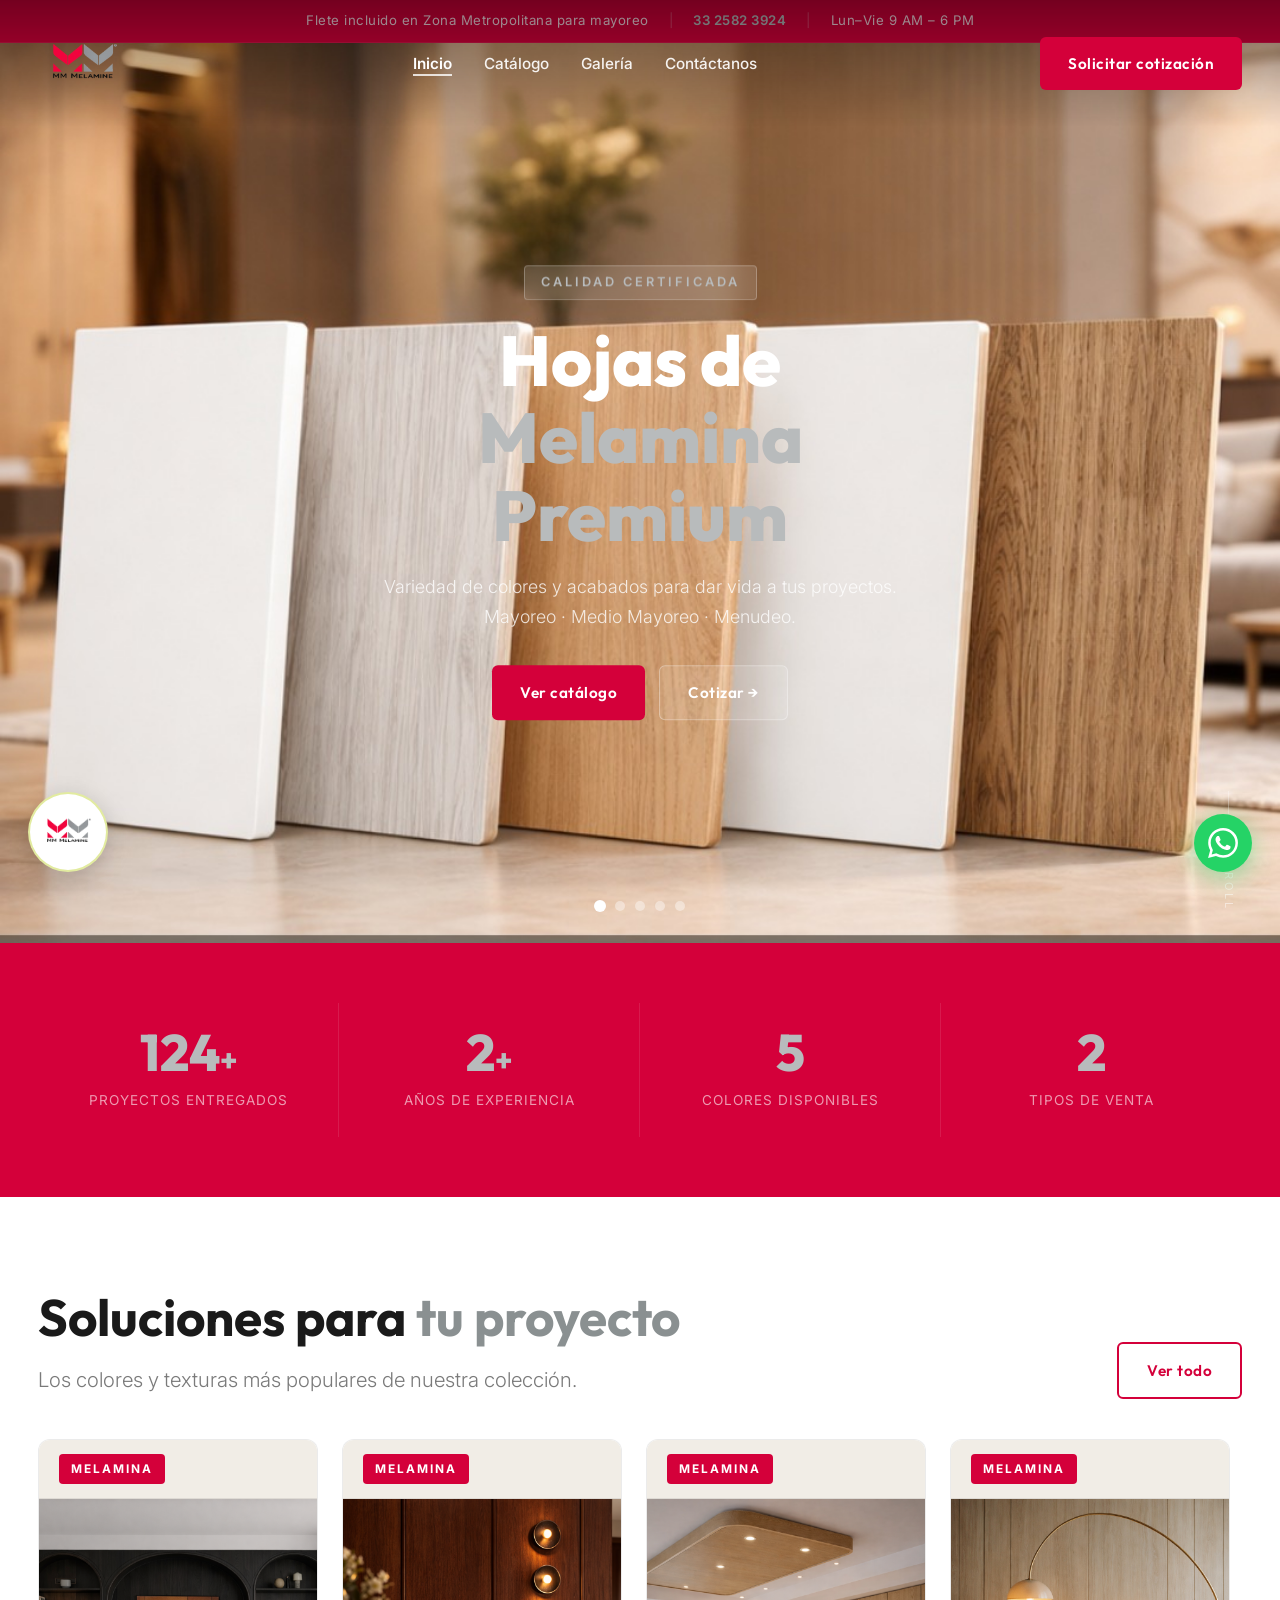
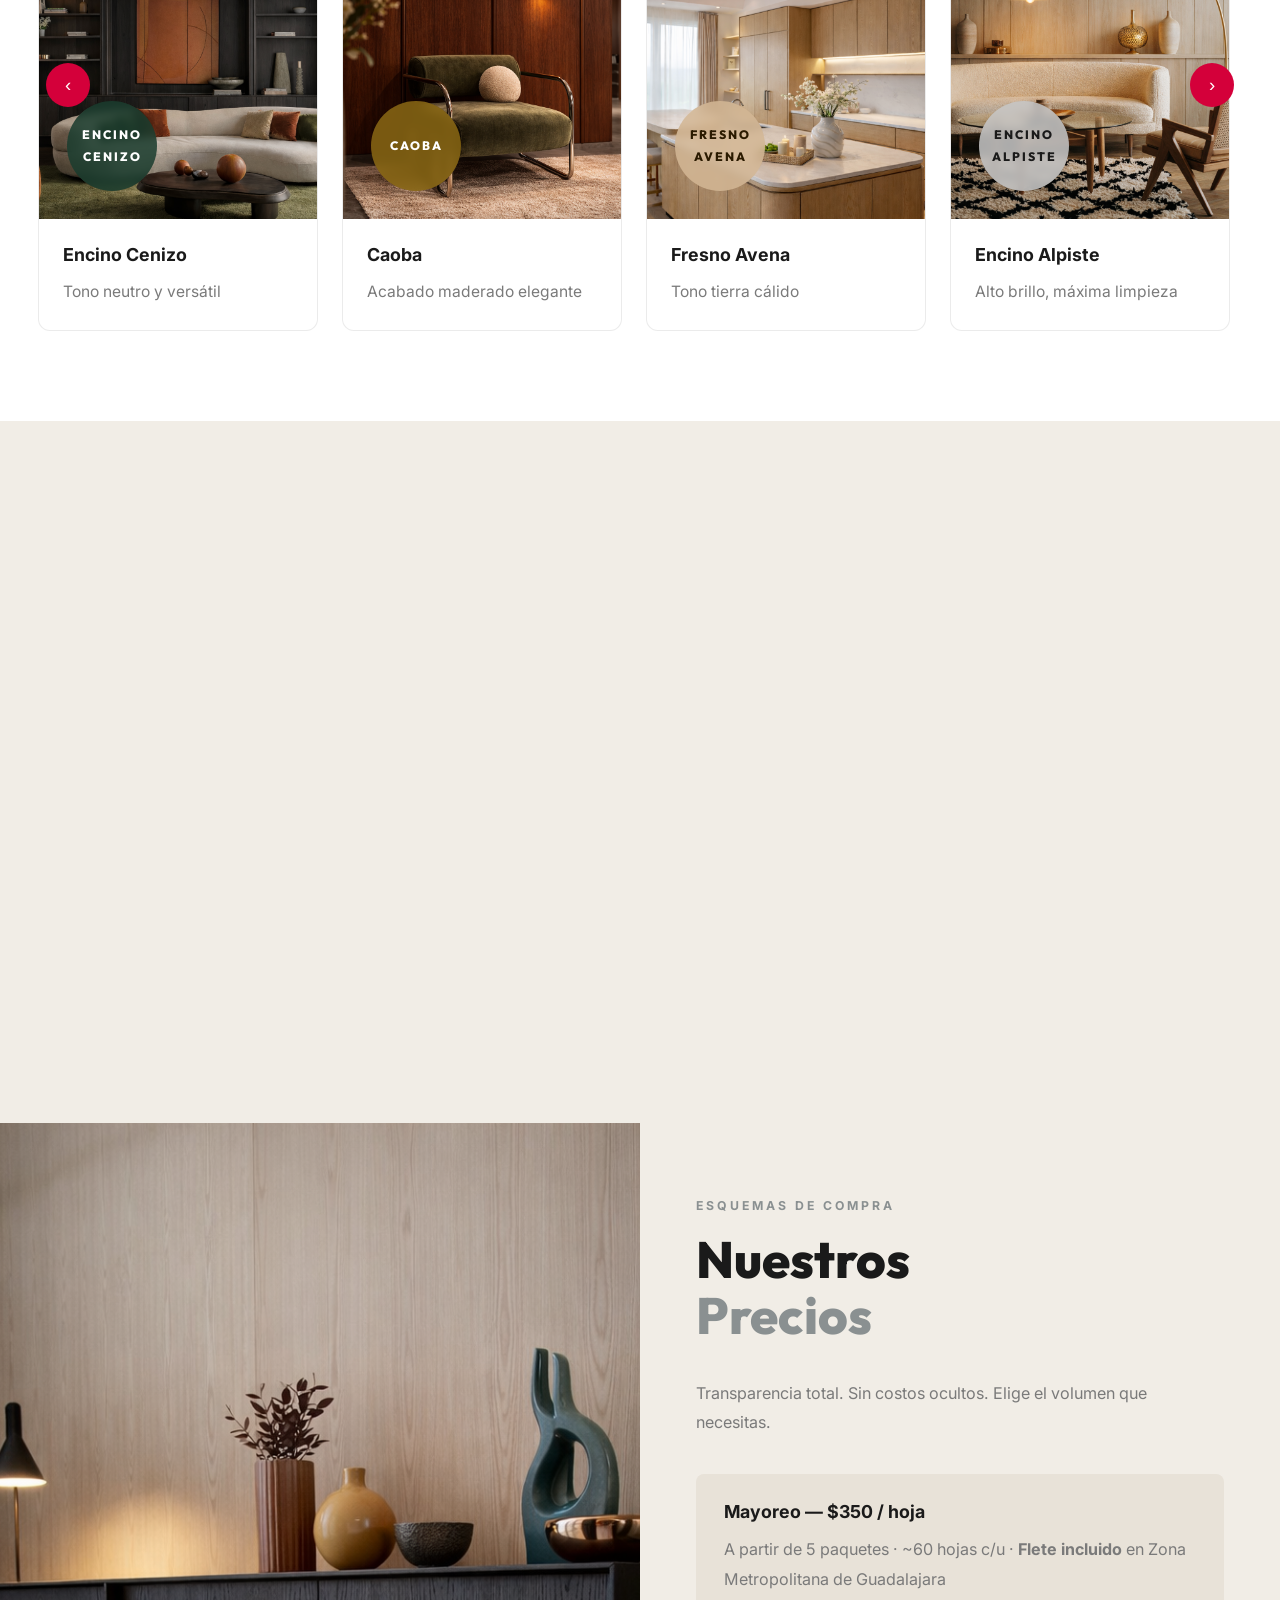
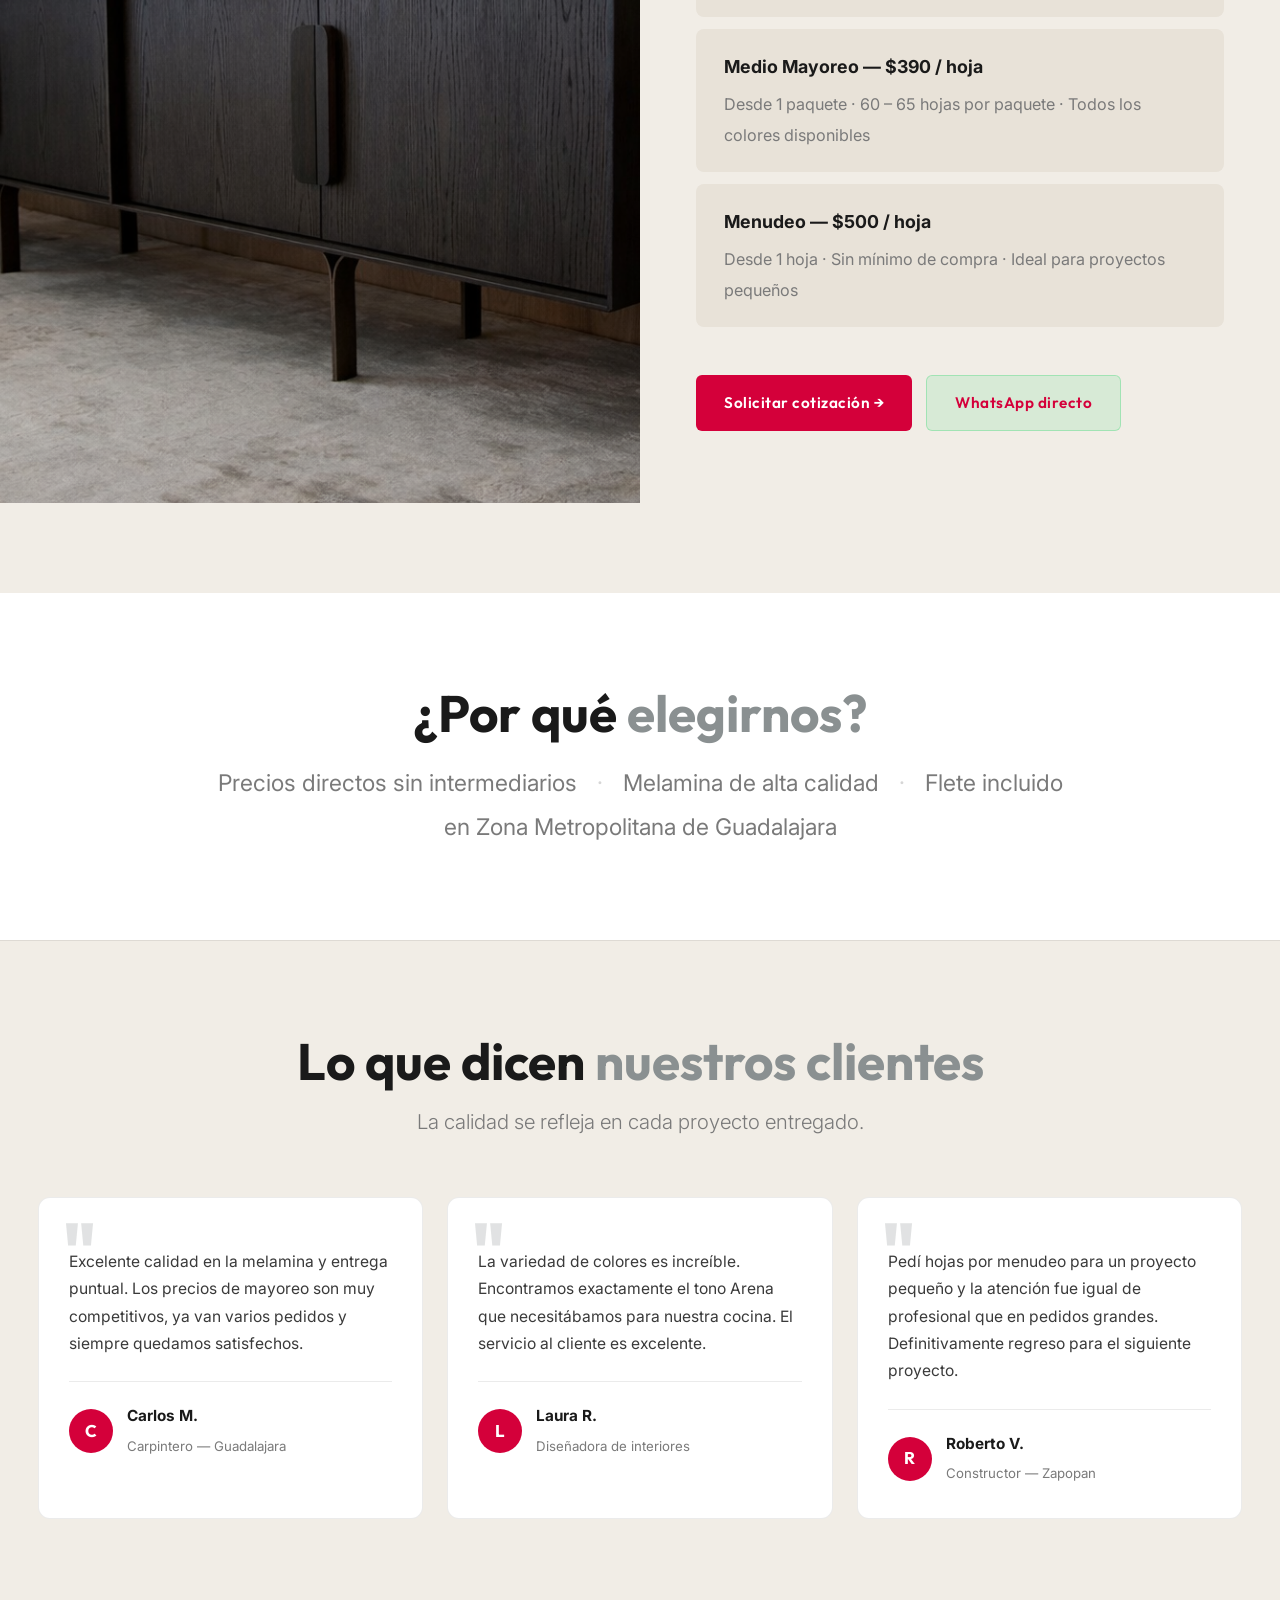
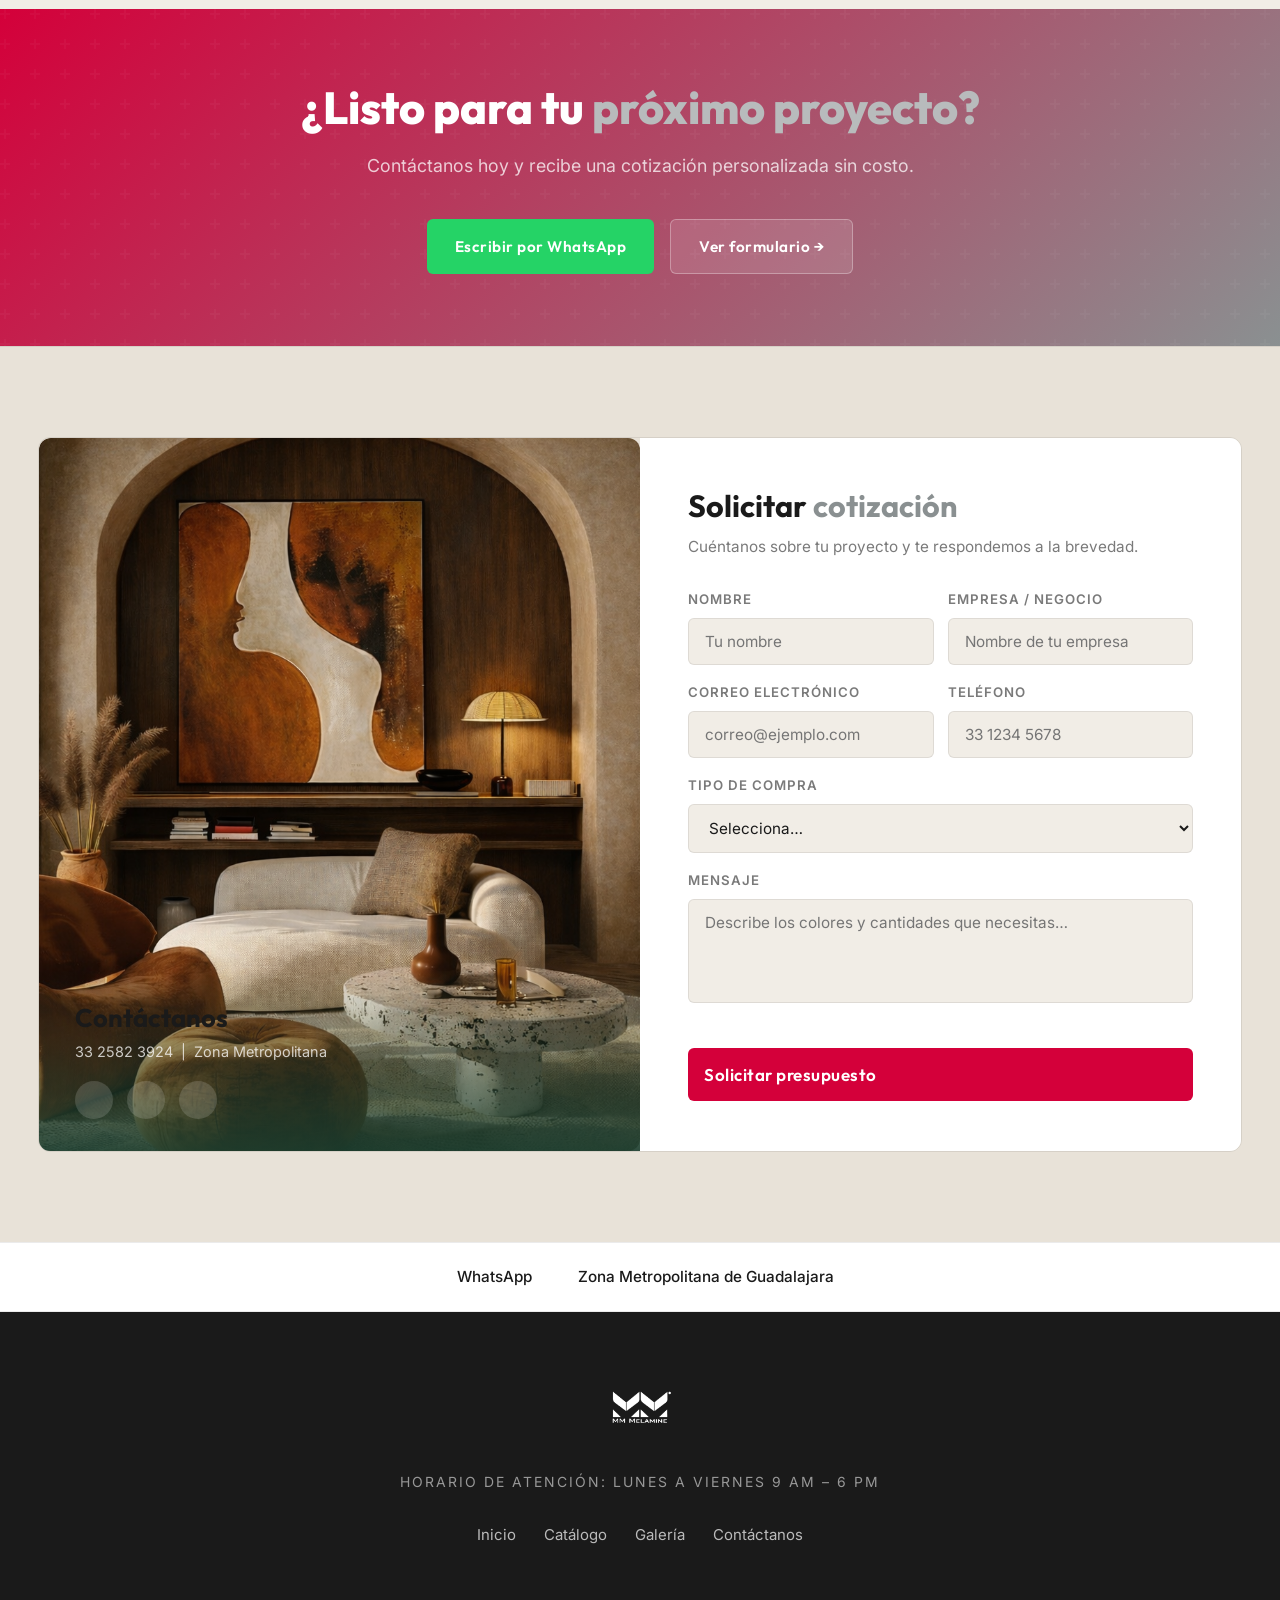
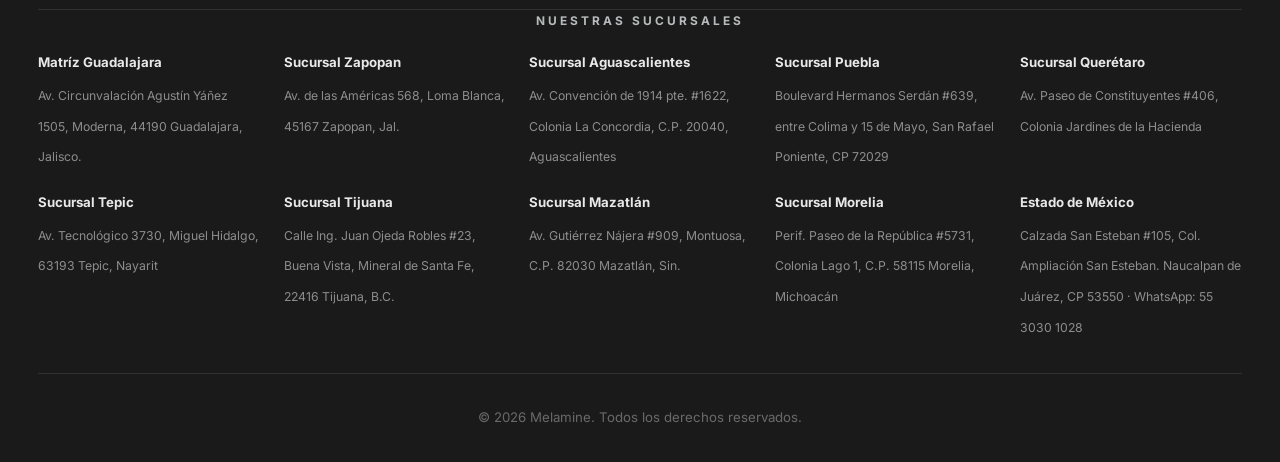
<file: html/index.html>
<!DOCTYPE html>
<html lang="es">

<head>
  <meta charset="UTF-8">
  <meta name="viewport" content="width=device-width, initial-scale=1.0">
  <meta name="description"
    content="Melamine – Hojas de melamina de alta calidad. Mayoreo, medio mayoreo y menudeo. Envío en zona metropolitana.">
  <meta name="keywords" content="melamina, hojas de melamina, gris cenizo, arena, café roble, blanco frosty">
  <title>Melamine | Inicio</title>
  <link rel="stylesheet" href="../css/base.css">
  <link rel="stylesheet" href="../css/layout.css">
  <link rel="stylesheet" href="../css/components.css">
  <link rel="stylesheet" href="../css/sections.css">
  <link rel="stylesheet" href="../css/responsive.css">
  <link rel="icon" type="image/png" href="../imagenes/logoMmelamine.png">

  <!-- Lucide icons (lightweight SVG icon set, no extra CDN needed — using emoji fallback for icons) -->
</head>

<body>

  <!-- ========== ANNOUNCEMENT BAR ========== -->
  <div class="announcement-bar">
    <div class="announcement-inner">
      <span> Flete incluido en Zona Metropolitana para mayoreo</span>
      <span class="ann-sep">|</span>
      <span> <a href="tel:3325823924">33 2582 3924</a></span>
      <span class="ann-sep">|</span>
      <span>Lun–Vie 9 AM – 6 PM</span>
    </div>
  </div>

  <!-- ========== NAVBAR ========== -->
  <nav class="navbar" id="navbar">
    <div class="container">
      <a href="index.html" class="nav-logo">
        <img src="../imagenes/logoMmelamine.png" alt="MM Melamine" class="nav-logo-img">
      </a>
      <ul class="nav-links" id="navLinks">
        <li><a href="index.html" class="active">Inicio</a></li>
        <li><a href="catalogo.html">Catálogo</a></li>

        <li><a href="galeria.html">Galería</a></li>
        <li><a href="contacto.html">Contáctanos</a></li>
      </ul>
      <a href="contacto.html" class="btn btn-green nav-cta">Solicitar cotización</a>
      <button class="nav-toggle" id="navToggle" aria-label="Abrir menú">
        <span></span><span></span><span></span>
      </button>
    </div>
  </nav>

  <!-- ========== HERO – Full-width slider ========== -->
  <section class="hero" id="inicio">
    <div class="hero-slides">
      <!-- Slide 1 -->
      <div class="hero-slide active">
        <img src="../imagenes/melamineimg1.jpeg" alt="Melamina en cocina moderna">
        <div class="hero-overlay"></div>
        <div class="hero-content">
          <div class="hero-tag">Calidad certificada</div>
          <h1>Hojas de<br><span>Melamina Premium</span></h1>
          <p>Variedad de colores y acabados para dar vida a tus proyectos.<br>Mayoreo · Medio Mayoreo · Menudeo.</p>
          <div style="display:flex; gap:14px; flex-wrap:wrap;">
            <a href="catalogo.html" class="btn btn-green">Ver catálogo</a>
            <a href="contacto.html" class="btn"
              style="background:rgba(255,255,255,0.12); border:1px solid rgba(255,255,255,0.3); color:#fff;">Cotizar
              →</a>
          </div>
        </div>
      </div>
      <!-- Slide 2 -->
      <div class="hero-slide">
        <img src="../imagenes/melamineimg2.jpeg" alt="Variedad de acabados de melamina">
        <div class="hero-overlay"></div>
        <div class="hero-content">
          <div class="hero-tag">Nouvelle collection</div>
          <h1>Acabados naturales<br><span>para cada espacio</span></h1>
          <p>Desde tonos madera cálidos hasta blancos premium de alta resistencia.</p>
          <div style="display:flex; gap:14px; flex-wrap:wrap;">
            <a href="galeria.html" class="btn btn-green">Ver galería</a>
            <a href="contacto.html" class="btn"
              style="background:rgba(255,255,255,0.12); border:1px solid rgba(255,255,255,0.3); color:#fff;">Contactar
              →</a>
          </div>
        </div>
      </div>
      <!-- Slide 3 -->
      <div class="hero-slide">
        <img src="../imagenes/Fotos_Madera/CAOBA%20RUG/caoba%20rug1.png" alt="Melamina Caoba Rug">
        <div class="hero-overlay"></div>
        <div class="hero-content">
          <div class="hero-tag">Línea Madera</div>
          <h1>Tonos Cálidos<br><span>para cada espacio</span></h1>
          <p>Acabados de madera con vetas naturales que dan calidez y elegancia a tus proyectos.</p>
          <div style="display:flex; gap:14px; flex-wrap:wrap;">
            <a href="catalogo.html" class="btn btn-green">Ver catálogo</a>
            <a href="precios.html" class="btn"
              style="background:rgba(255,255,255,0.12); border:1px solid rgba(255,255,255,0.3); color:#fff;">Ver precios
              →</a>
          </div>
        </div>
      </div>
      <!-- Slide 4 -->
      <div class="hero-slide">
        <img src="../imagenes/Fotos_Madera/AMAPA/AMAPA%20R.png" alt="Melamina Amapa">
        <div class="hero-overlay"></div>
        <div class="hero-content">
          <div class="hero-tag">Colección Natural</div>
          <h1>Texturas Únicas<br><span>con sello propio</span></h1>
          <p>Más de 25 colores y acabados para fabricantes de muebles y diseñadores de interiores.</p>
          <div style="display:flex; gap:14px; flex-wrap:wrap;">
            <a href="galeria.html" class="btn btn-green">Ver galería</a>
            <a href="contacto.html" class="btn"
              style="background:rgba(255,255,255,0.12); border:1px solid rgba(255,255,255,0.3); color:#fff;">Contactar
              →</a>
          </div>
        </div>
      </div>
      <!-- Slide 5 -->
      <div class="hero-slide">
        <img src="../imagenes/Fotos_Madera/ENCINO%20DAKAR/ENCINO%20DAKAR%20R%20(2).png" alt="Melamina Encino Dakar">
        <div class="hero-overlay"></div>
        <div class="hero-content">
          <div class="hero-tag">Mayoreo disponible</div>
          <h1>Calidad certificada<br><span>al mejor precio</span></h1>
          <p>Mayoreo · Medio Mayoreo · Menudeo. Flete incluido en zona metropolitana.</p>
          <div style="display:flex; gap:14px; flex-wrap:wrap;">
            <a href="contacto.html" class="btn btn-green">Ver precios
              →</a>
            <a href="contacto.html" class="btn"
              style="background:rgba(255,255,255,0.12); border:1px solid rgba(255,255,255,0.3); color:#fff;">Cotizar
              →</a>
          </div>
        </div>
      </div>
    </div>


    <!-- Dots -->
    <div class="hero-dots" id="heroDots">
      <button class="hero-dot active" data-slide="0"></button>
      <button class="hero-dot" data-slide="1"></button>
      <button class="hero-dot" data-slide="2"></button>
      <button class="hero-dot" data-slide="3"></button>
      <button class="hero-dot" data-slide="4"></button>
    </div>

    <div class="hero-scroll">Scroll</div>
  </section>

  <!-- ========== STATS COUNTER ========== -->
  <section class="stats-section">
    <div class="container">
      <div class="stats-grid">
        <div class="stat-item">
          <span class="stat-num" data-target="150">0</span><span class="stat-plus">+</span>
          <span class="stat-label">Proyectos entregados</span>
        </div>
        <div class="stat-item">
          <span class="stat-num" data-target="3">0</span><span class="stat-plus">+</span>
          <span class="stat-label">Años de experiencia</span>
        </div>
        <div class="stat-item">
          <span class="stat-num" data-target="7">0</span>
          <span class="stat-label">Colores disponibles</span>
        </div>
        <div class="stat-item">
          <span class="stat-num" data-target="3">0</span>
          <span class="stat-label">Tipos de venta</span>
        </div>
      </div>
    </div>
  </section>


  <!-- ========== SOLUCIONES – Product carousel ========== -->
  <section class="section solutions-section" id="soluciones">
    <div class="container">
      <div class="solutions-header animate-on-scroll">
        <div>
          <h2 class="section-title">Soluciones para <span class="highlight-green">tu proyecto</span></h2>
          <p class="section-subtitle">Los colores y texturas más populares de nuestra colección.</p>
        </div>
        <a href="catalogo.html" class="btn btn-outline-dark">Ver todo</a>
      </div>

      <div class="solutions-slider-wrap animate-on-scroll" style="position:relative;">
        <button class="slider-nav prev" id="solPrev">&#8249;</button>
        <div class="solutions-track" id="solutionsTrack">
          <!-- Card A: Encino Cenizo -->
          <div class="solution-card">
            <div class="solution-card-header">
              <span class="solution-brand-badge">Melamina</span>
            </div>
            <div class="solution-card-img">
              <img src="../imagenes/Fotos_Madera/ENCINO%20CENIZO/ENCINO%20CENIZO%20R%20(1).png" alt="Encino Cenizo"
                style="width:100%;height:100%;object-fit:cover;">
              <div class="solution-circle-tag">ENCINO<br>CENIZO</div>
            </div>
            <div class="solution-card-body">
              <strong>Encino Cenizo</strong>
              <span>Tono neutro y versátil</span>
            </div>
          </div>
          <!-- Card B: Caoba -->
          <div class="solution-card">
            <div class="solution-card-header">
              <span class="solution-brand-badge">Melamina</span>
            </div>
            <div class="solution-card-img">
              <img src="../imagenes/Fotos_Madera/CAOBA/caoba1.png" alt="Caoba"
                style="width:100%;height:100%;object-fit:cover;">
              <div class="solution-circle-tag" style="background:rgba(139,105,20,0.85);">CAOBA</div>
            </div>
            <div class="solution-card-body">
              <strong>Caoba</strong>
              <span>Acabado maderado elegante</span>
            </div>
          </div>
          <!-- Card C: Fresno Avena -->
          <div class="solution-card">
            <div class="solution-card-header">
              <span class="solution-brand-badge">Melamina</span>
            </div>
            <div class="solution-card-img">
              <img src="../imagenes/Fotos_Madera/Fresno%20Avena/fresno%20avena%20r.png" alt="Fresno Avena"
                style="width:100%;height:100%;object-fit:cover;">
              <div class="solution-circle-tag" style="background:rgba(212,184,150,0.85); color:#2a1a00;">FRESNO<br>AVENA
              </div>
            </div>
            <div class="solution-card-body">
              <strong>Fresno Avena</strong>
              <span>Tono tierra cálido</span>
            </div>
          </div>
          <!-- Card D: Encino Alpiste -->
          <div class="solution-card">
            <div class="solution-card-header">
              <span class="solution-brand-badge">Melamina</span>
            </div>
            <div class="solution-card-img">
              <img src="../imagenes/Fotos_Madera/ENCINO%20ALPISTE/encino%20alpiste%20(1).png" alt="Encino Alpiste"
                style="width:100%;height:100%;object-fit:cover;">
              <div class="solution-circle-tag" style="background:rgba(200,200,200,0.85); color:#1a1a1a;">
                ENCINO<br>ALPISTE</div>
            </div>
            <div class="solution-card-body">
              <strong>Encino Alpiste</strong>
              <span>Alto brillo, máxima limpieza</span>
            </div>
          </div>
        </div>
        <button class="slider-nav next" id="solNext">&#8250;</button>
      </div>
    </div>
  </section>

  <!-- ========== NUESTROS COLORES – Brand Tabs ========== -->
  <section class="section brands-section" id="colores">
    <div class="container">
      <div class="brands-header animate-on-scroll">
        <h2 class="section-title">Nuestros <span class="highlight-green">colores</span></h2>
        <a href="catalogo.html" class="btn btn-outline-dark">Ver todo</a>
      </div>

      <div class="brands-layout animate-on-scroll">
        <!-- Tabs (left) -->
        <div class="brands-tabs" id="brandTabs">
          <button class="brand-tab active" data-category="maderas"> Maderas</button>
          <button class="brand-tab" data-category="solidos"> Sólidos</button>
          <button class="brand-tab" data-category="grises"> Grises</button>
        </div>

        <!-- Product grid (right) -->
        <div class="brands-grid" id="brandsGrid">
          <!-- Maderas (default visible) -->
          <div class="brand-product-card" data-cat="maderas">
            <div class="brand-product-card-img">
              <img src="../imagenes/Fotos_Madera/CAOBA/caoba3.png" alt="Caoba"
                style="width:100%;height:100%;object-fit:cover;">
            </div>
            <div class="brand-product-card-footer">
              <p>Caoba</p>
            </div>
          </div>
          <div class="brand-product-card" data-cat="maderas">
            <div class="brand-product-card-img">
              <img src="../imagenes/Fotos_Madera/Fresno%20Avena/fresno%20avena%202.png" alt="Fresno Avena"
                style="width:100%;height:100%;object-fit:cover;">
            </div>
            <div class="brand-product-card-footer">
              <p>Fresno Avena</p>
            </div>
          </div>
          <div class="brand-product-card" data-cat="maderas">
            <div class="brand-product-card-img">
              <img src="../imagenes/Fotos_Madera/Roble%20Avellana/roble%20avellana%20r%20(1).png" alt="Roble Avellana"
                style="width:100%;height:100%;object-fit:cover;">
            </div>
            <div class="brand-product-card-footer">
              <p>Roble Avellana</p>
            </div>
          </div>
          <!-- Sólidos (hidden by default) -->
          <div class="brand-product-card" data-cat="solidos" style="display:none;">
            <div class="brand-product-card-img">
              <img src="../imagenes/Fotos_Madera/ENCINO%20ALPISTE/encino%20alpiste%20(2).png" alt="Encino Alpiste"
                style="width:100%;height:100%;object-fit:cover;">
            </div>
            <div class="brand-product-card-footer">
              <p>Encino Alpiste</p>
            </div>
          </div>
          <div class="brand-product-card" data-cat="solidos" style="display:none;">
            <div class="brand-product-card-img">
              <img src="../imagenes/Fotos_Madera/LINO%20SERRA/LINO%20SERRA%202.png" alt="Lino Serra"
                style="width:100%;height:100%;object-fit:cover;">
            </div>
            <div class="brand-product-card-footer">
              <p>Lino Serra</p>
            </div>
          </div>
          <div class="brand-product-card" data-cat="solidos" style="display:none;">
            <div class="brand-product-card-img">
              <img src="../imagenes/Fotos_Madera/ENCINO%20CENIZO/ENCINO%20CENIZO%20R%20(1).png" alt="Encino Cenizo"
                style="width:100%;height:100%;object-fit:cover;">
            </div>
            <div class="brand-product-card-footer">
              <p>Encino Cenizo</p>
            </div>
          </div>
          <!-- Grises (hidden by default) -->
          <div class="brand-product-card" data-cat="grises" style="display:none;">
            <div class="brand-product-card-img">
              <img src="../imagenes/Fotos_Madera/ENCINO%20DAKAR/ENCINO%20DAKAR%20R%20(2).png" alt="Encino Dakar"
                style="width:100%;height:100%;object-fit:cover;">
            </div>
            <div class="brand-product-card-footer">
              <p>Encino Dakar</p>
            </div>
          </div>
          <div class="brand-product-card" data-cat="grises" style="display:none;">
            <div class="brand-product-card-img">
              <img src="../imagenes/Fotos_Madera/EXPRESSO/EXPRESSO%20B%20(1).png" alt="Expresso"
                style="width:100%;height:100%;object-fit:cover;">
            </div>
            <div class="brand-product-card-footer">
              <p>Expresso</p>
            </div>
          </div>
          <div class="brand-product-card" data-cat="grises" style="display:none;">
            <div class="brand-product-card-img">
              <img src="../imagenes/Fotos_Madera/LOMBARD%C3%8DA/LOMBARD%C3%8DA%20R%20(1).png" alt="Lombardía"
                style="width:100%;height:100%;object-fit:cover;">
            </div>
            <div class="brand-product-card-footer">
              <p>Lombardía</p>
            </div>
          </div>
        </div>
      </div>
    </div>
  </section>

  <!-- ========== PRECIOS – Certifications-style split ========== -->
  <section class="certs-section section" id="precios-info">
    <div class="certs-layout">
      <!-- Image col (clipped) -->
      <div class="certs-image-col">
        <img src="../imagenes/Fotos_Madera/ENCINO%20DAKAR/ENCINO%20DAKAR%20R%20(1).png" alt="Cocina con melamina"
          style="width:100%; height:100%; object-fit:cover; display:block; min-height:700px;">
      </div>
      <!-- Content col -->
      <div class="certs-content-col animate-on-scroll" style="padding:72px 56px;">
        <p
          style="font-size:0.72rem; font-weight:700; letter-spacing:3px; text-transform:uppercase; color:var(--green-mid); margin-bottom:14px;">
          Esquemas de compra</p>
        <h2 class="certs-title">Nuestros<br><span class="highlight-green">Precios</span></h2>
        <p style="color:var(--text-muted); margin-bottom:36px; font-size:0.95rem;">Transparencia total. Sin costos
          ocultos. Elige el volumen que necesitas.</p>
        <div class="cert-block">
          <strong>Mayoreo — $350 / hoja</strong>
          <span>A partir de 5 paquetes · ~60 hojas c/u · <b>Flete incluido</b> en Zona Metropolitana de Guadalajara</span>
        </div>
        <div class="cert-block">
          <strong>Medio Mayoreo — $390 / hoja</strong>
          <span>Desde 1 paquete · 60 – 65 hojas por paquete · Todos los colores disponibles</span>
        </div>
        <div class="cert-block">
          <strong>Menudeo — $500 / hoja</strong>
          <span>Desde 1 hoja · Sin mínimo de compra · Ideal para proyectos pequeños</span>
        </div>
        <div style="display:flex; gap:14px; flex-wrap:wrap; margin-top:36px;">
          <a href="contacto.html" class="btn btn-green">Solicitar cotización →</a>
          <a href="https://wa.me/523325823924?text=%C2%A1Hola!%20quiero%20una%20cotizaci%C3%B3n" target="_blank"
            class="btn"
            style="background:rgba(37,211,102,0.12); border:1px solid rgba(37,211,102,0.3); color:var(--green-dark);">WhatsApp directo</a>
        </div>
      </div>
    </div>
  </section>

  <!-- ========== BENEFICIOS ========== -->
  <section class="section section-bg-white" id="beneficios">
    <div class="container">
      <div class="animate-on-scroll" style="text-align:center; max-width:860px; margin:0 auto;">
        <h2 class="section-title">¿Por qué <span class="highlight-green">elegirnos?</span></h2>
        <p style="margin-top:18px; font-size:1.35rem; color:var(--text-muted); line-height:1.9;">
          Precios directos sin intermediarios
          <span class="frase-sep">·</span>
          Melamina de alta calidad
          <span class="frase-sep">·</span>
          Flete incluido en Zona Metropolitana de Guadalajara
        </p>
      </div>
    </div>
  </section>

  <!-- ========== TESTIMONIOS ========== -->
  <section class="section testimonials-section" id="testimonios">
    <div class="container">
      <div class="section-header animate-on-scroll" style="text-align:center;">
        <h2 class="section-title">Lo que dicen <span class="highlight-green">nuestros clientes</span></h2>
        <p class="section-subtitle" style="margin:12px auto 0;">La calidad se refleja en cada proyecto entregado.</p>
      </div>
      <div class="testimonials-grid animate-on-scroll">
        <div class="testimonial-card">
          <div class="testimonial-quote">"</div>
          <div class="testimonial-stars"></div>
          <p>Excelente calidad en la melamina y entrega puntual. Los precios de mayoreo son muy competitivos, ya van
            varios pedidos y siempre quedamos satisfechos.</p>
          <div class="testimonial-author">
            <div class="testimonial-avatar">C</div>
            <div>
              <strong>Carlos M.</strong>
              <span>Carpintero — Guadalajara</span>
            </div>
          </div>
        </div>
        <div class="testimonial-card">
          <div class="testimonial-quote">"</div>
          <div class="testimonial-stars"></div>
          <p>La variedad de colores es increíble. Encontramos exactamente el tono Arena que necesitábamos para nuestra
            cocina. El servicio al cliente es excelente.</p>
          <div class="testimonial-author">
            <div class="testimonial-avatar">L</div>
            <div>
              <strong>Laura R.</strong>
              <span>Diseñadora de interiores</span>
            </div>
          </div>
        </div>
        <div class="testimonial-card">
          <div class="testimonial-quote">"</div>
          <div class="testimonial-stars"></div>
          <p>Pedí hojas por menudeo para un proyecto pequeño y la atención fue igual de profesional que en pedidos
            grandes. Definitivamente regreso para el siguiente proyecto.</p>
          <div class="testimonial-author">
            <div class="testimonial-avatar">R</div>
            <div>
              <strong>Roberto V.</strong>
              <span>Constructor — Zapopan</span>
            </div>
          </div>
        </div>
      </div>
    </div>
  </section>

  <!-- ========== CTA BANNER ========== -->
  <section class="cta-banner">
    <div class="container">
      <h2>¿Listo para tu <span>próximo proyecto?</span></h2>
      <p>Contáctanos hoy y recibe una cotización personalizada sin costo.</p>
      <div class="cta-banner-btns">
        <a href="https://wa.me/523325823924?text=%C2%A1Hola!%20%F0%9F%91%8B%20Bienvenido%20a%20Melamine" class="btn"
          style="background:#25D366; color:#fff;" target="_blank" rel="noopener"> Escribir por
          WhatsApp</a>
        <a href="contacto.html" class="btn"
          style="background:rgba(255,255,255,0.12); border:1px solid rgba(255,255,255,0.3); color:#fff;">Ver formulario
          →</a>
      </div>
    </div>
  </section>

  <!-- ========== CONTACTO – Split form section ========== -->
  <section class="section contact-section" id="contacto-form">
    <div class="container">
      <div class="contact-layout animate-on-scroll">
        <!-- Image / info col -->
        <div class="contact-img-col" style="position:relative;">
          <img src="../imagenes/Fotos_Madera/FRESNO/FRESNO%20R%20(2).png" alt="Proyecto con melamina"
            style="width:100%; height:100%; object-fit:cover; display:block; min-height:480px; border-radius:var(--radius-card);">
          <div class="contact-img-overlay">
            <h3>Contáctanos</h3>
            <p> 33 2582 3924 &nbsp;|&nbsp; Zona Metropolitana</p>
            <div class="social-row">
              <a href="#" class="social-icon" aria-label="WhatsApp"></a>
              <a href="#" class="social-icon" aria-label="Instagram"></a>
              <a href="#" class="social-icon" aria-label="Facebook"></a>
            </div>
          </div>
        </div>
        <!-- Form col -->
        <div class="contact-form-col">
          <h2>Solicitar <span class="highlight-green">cotización</span></h2>
          <p>Cuéntanos sobre tu proyecto y te respondemos a la brevedad.</p>
          <form id="contactForm" novalidate>
            <div class="form-row">
              <div class="form-group">
                <label for="nombre">Nombre</label>
                <input type="text" id="nombre" placeholder="Tu nombre" required>
              </div>
              <div class="form-group">
                <label for="empresa">Empresa / Negocio</label>
                <input type="text" id="empresa" placeholder="Nombre de tu empresa">
              </div>
            </div>
            <div class="form-row">
              <div class="form-group">
                <label for="email">Correo electrónico</label>
                <input type="email" id="email" placeholder="correo@ejemplo.com" required>
              </div>
              <div class="form-group">
                <label for="telefono">Teléfono</label>
                <input type="tel" id="telefono" placeholder="33 1234 5678">
              </div>
            </div>
            <div class="form-group">
              <label for="tipo">Tipo de compra</label>
              <select id="tipo">
                <option value="">Selecciona…</option>
                <option>Mayoreo (5+ paquetes)</option>
                <option>Medio mayoreo (1&ndash;4 paquetes)</option>
                <option>Menudeo (hojas individuales)</option>
              </select>
            </div>
            <div class="form-group">
              <label for="mensaje">Mensaje</label>
              <textarea id="mensaje" rows="4" placeholder="Describe los colores y cantidades que necesitas…"></textarea>
            </div>
            <button type="submit" class="btn btn-green form-submit">Solicitar presupuesto</button>
          </form>
        </div>
      </div>
    </div>
  </section>

  <!-- ========== WHATSAPP FLOAT ========== -->
  <a href="https://wa.me/523325823924?text=%C2%A1Hola!%20%F0%9F%91%8B%20Bienvenido%20a%20Melamine"
    class="whatsapp-float" target="_blank" rel="noopener" aria-label="Contactar por WhatsApp">
    <svg viewBox="0 0 24 24" fill="currentColor">
      <path
        d="M17.472 14.382c-.297-.149-1.758-.867-2.03-.967-.273-.099-.471-.148-.67.15-.197.297-.767.966-.94 1.164-.173.199-.347.223-.644.075-.297-.15-1.255-.463-2.39-1.475-.883-.788-1.48-1.761-1.653-2.059-.173-.297-.018-.458.13-.606.134-.133.298-.347.446-.52.149-.174.198-.298.298-.497.099-.198.05-.371-.025-.52-.075-.149-.669-1.612-.916-2.207-.242-.579-.487-.5-.669-.51-.173-.008-.371-.01-.57-.01-.198 0-.52.074-.792.372-.272.297-1.04 1.016-1.04 2.479 0 1.462 1.065 2.875 1.213 3.074.149.198 2.096 3.2 5.077 4.487.709.306 1.262.489 1.694.625.712.227 1.36.195 1.871.118.571-.085 1.758-.719 2.006-1.413.248-.694.248-1.289.173-1.413-.074-.124-.272-.198-.57-.347m-5.421 7.403h-.004a9.87 9.87 0 01-5.031-1.378l-.361-.214-3.741.982.998-3.648-.235-.374a9.86 9.86 0 01-1.51-5.26c.001-5.45 4.436-9.884 9.888-9.884 2.64 0 5.122 1.03 6.988 2.898a9.825 9.825 0 012.893 6.994c-.003 5.45-4.437 9.884-9.885 9.884m8.413-18.297A11.815 11.815 0 0012.05 0C5.495 0 .16 5.335.157 11.892c0 2.096.547 4.142 1.588 5.945L.057 24l6.305-1.654a11.882 11.882 0 005.683 1.448h.005c6.554 0 11.89-5.335 11.893-11.893a11.821 11.821 0 00-3.48-8.413z" />
    </svg>
  </a>

  <!-- ========== MELAMINE LOGO FLOAT (left side) ========== -->
  <div class="logo-float" aria-label="Melamine">
    <img src="../imagenes/logoMmelamine.png" alt="MM Melamine Logo">
  </div>

  <!-- ========== CONTACT BAR ========== -->
  <div class="contact-bar">
    <div class="contact-bar-inner">
      <div class="contact-bar-item">
        <span></span>
        <a href="https://wa.me/523325823924?text=%C2%A1Hola!%20%F0%9F%91%8B%20Bienvenido%20a%20Melamine" target="_blank"
          rel="noopener">WhatsApp</a>
      </div>
      <div class="contact-bar-item">
        <span></span>
        <span>Zona Metropolitana de Guadalajara</span>
      </div>
    </div>
  </div>

  <!-- ========== FOOTER ========== -->
  <footer class="footer">
    <div class="container">
      <div class="footer-top">
        <div class="footer-logo">
          <img src="../imagenes/logoMmelamine.png" alt="MM Melamine" class="footer-logo-img"
            style="filter:brightness(0) invert(1); height:83px;">
        </div>
        <p class="footer-hours">Horario de atención: Lunes a Viernes 9 AM – 6 PM</p>
        <nav class="footer-nav">
          <a href="index.html">Inicio</a>
          <a href="catalogo.html">Catálogo</a>

          <a href="galeria.html">Galería</a>
          <a href="contacto.html">Contáctanos</a>
        </nav>

      </div>
      <div class="footer-locations">
        <p class="footer-locations-title">Nuestras Sucursales</p>
        <div class="footer-locations-grid">
          <div class="footer-location">
            <strong>Matríz Guadalajara</strong>
            <span>Av. Circunvalación Agustín Yáñez 1505, Moderna, 44190 Guadalajara, Jalisco.</span>
          </div>
          <div class="footer-location">
            <strong>Sucursal Zapopan</strong>
            <span>Av. de las Américas 568, Loma Blanca, 45167 Zapopan, Jal.</span>
          </div>
          <div class="footer-location">
            <strong>Sucursal Aguascalientes</strong>
            <span>Av. Convención de 1914 pte. #1622, Colonia La Concordia, C.P. 20040, Aguascalientes</span>
          </div>
          <div class="footer-location">
            <strong>Sucursal Puebla</strong>
            <span>Boulevard Hermanos Serdán #639, entre Colima y 15 de Mayo, San Rafael Poniente, CP 72029</span>
          </div>
          <div class="footer-location">
            <strong>Sucursal Querétaro</strong>
            <span>Av. Paseo de Constituyentes #406, Colonia Jardines de la Hacienda</span>
          </div>
          <div class="footer-location">
            <strong>Sucursal Tepic</strong>
            <span>Av. Tecnológico 3730, Miguel Hidalgo, 63193 Tepic, Nayarit</span>
          </div>
          <div class="footer-location">
            <strong>Sucursal Tijuana</strong>
            <span>Calle Ing. Juan Ojeda Robles #23, Buena Vista, Mineral de Santa Fe, 22416 Tijuana, B.C.</span>
          </div>
          <div class="footer-location">
            <strong>Sucursal Mazatlán</strong>
            <span>Av. Gutiérrez Nájera #909, Montuosa, C.P. 82030 Mazatlán, Sin.</span>
          </div>
          <div class="footer-location">
            <strong>Sucursal Morelia</strong>
            <span>Perif. Paseo de la República #5731, Colonia Lago 1, C.P. 58115 Morelia, Michoacán</span>
          </div>
          <div class="footer-location">
            <strong>Estado de México</strong>
            <span>Calzada San Esteban #105, Col. Ampliación San Esteban. Naucalpan de Juárez, CP 53550 · WhatsApp: 55
              3030 1028</span>
          </div>
        </div>
      </div>
      <div class="footer-bottom">&copy; 2026 Melamine. Todos los derechos reservados.</div>
    </div>
  </footer>

  <!-- ========== SCRIPTS ========== -->
  <script>
    /*  Navbar scroll  */
    const navbar = document.getElementById('navbar');
    window.addEventListener('scroll', () => {
      navbar.classList.toggle('scrolled', window.scrollY > 60);
    });

    /*  Mobile toggle  */
    const navToggle = document.getElementById('navToggle');
    const navLinks = document.getElementById('navLinks');
    navToggle.addEventListener('click', () => {
      navLinks.classList.toggle('active');
      const spans = navToggle.querySelectorAll('span');
      navToggle.classList.toggle('open');
      if (navToggle.classList.contains('open')) {
        spans[0].style.transform = 'rotate(45deg) translate(5px,5px)';
        spans[1].style.opacity = '0';
        spans[2].style.transform = 'rotate(-45deg) translate(5px,-5px)';
      } else {
        spans[0].style.transform = 'none';
        spans[1].style.opacity = '1';
        spans[2].style.transform = 'none';
      }
    });

    /*  Hero slider  */
    const slides = document.querySelectorAll('.hero-slide');
    const dots = document.querySelectorAll('.hero-dot');
    let current = 0, autoTimer;
    function goSlide(n) {
      slides[current].classList.remove('active');
      dots[current].classList.remove('active');
      current = (n + slides.length) % slides.length;
      slides[current].classList.add('active');
      dots[current].classList.add('active');
    }
    function startAuto() { autoTimer = setInterval(() => goSlide(current + 1), 5000); }
    function resetAuto() { clearInterval(autoTimer); startAuto(); }
    dots.forEach(d => d.addEventListener('click', () => { goSlide(+d.dataset.slide); resetAuto(); }));
    startAuto();

    /*  Product solutions slider  */
    const track = document.getElementById('solutionsTrack');
    const solPrev = document.getElementById('solPrev');
    const solNext = document.getElementById('solNext');
    let solOffset = 0;
    function getCardW() {
      const card = track.querySelector('.solution-card');
      return card ? card.offsetWidth + 24 : 340;
    }
    function updateSolSlider(dir) {
      const maxOffset = -(track.scrollWidth - track.parentElement.offsetWidth);
      solOffset = Math.max(maxOffset, Math.min(0, solOffset + dir * -getCardW()));
      track.style.transform = `translateX(${solOffset}px)`;
      track.style.transition = 'transform 0.5s ease';
    }
    solPrev.addEventListener('click', () => updateSolSlider(-1));
    solNext.addEventListener('click', () => updateSolSlider(1));

    /*  Brand tabs  */
    const tabs = document.querySelectorAll('.brand-tab');
    const productCards = document.querySelectorAll('.brand-product-card');
    tabs.forEach(tab => {
      tab.addEventListener('click', () => {
        tabs.forEach(t => t.classList.remove('active'));
        tab.classList.add('active');
        const cat = tab.dataset.category;
        productCards.forEach(card => {
          card.style.display = card.dataset.cat === cat ? '' : 'none';
        });
      });
    });

    /*  Scroll animations  */
    const observer = new IntersectionObserver(entries => {
      entries.forEach(e => { if (e.isIntersecting) { e.target.classList.add('visible'); observer.unobserve(e.target); } });
    }, { threshold: 0.12 });
    document.querySelectorAll('.animate-on-scroll').forEach(el => observer.observe(el));

    /*  Stats counter  */
    function animateCounter(el, target, duration) {
      let start = 0;
      const step = target / (duration / 16);
      const timer = setInterval(() => {
        start += step;
        if (start >= target) { start = target; clearInterval(timer); }
        el.textContent = Math.floor(start);
      }, 16);
    }
    const statsSection = document.querySelector('.stats-section');
    let counted = false;
    const statsObserver = new IntersectionObserver(entries => {
      entries.forEach(e => {
        if (e.isIntersecting && !counted) {
          counted = true;
          document.querySelectorAll('.stat-num[data-target]').forEach(el => {
            animateCounter(el, +el.dataset.target, 1600);
          });
        }
      });
    }, { threshold: 0.3 });
    if (statsSection) statsObserver.observe(statsSection);

    /*  Contact form  */
    document.getElementById('contactForm').addEventListener('submit', e => {
      e.preventDefault();
      const nombre = document.getElementById('nombre').value;
      const mensaje = document.getElementById('mensaje').value;
      const tel = '523325823924';
      const text = encodeURIComponent(`Hola, soy ${nombre}. ${mensaje}`);
      window.open(`https://api.whatsapp.com/send?phone=${tel}&text=${text}`, '_blank');
    });
  </script>
</body>

</html>
</file>
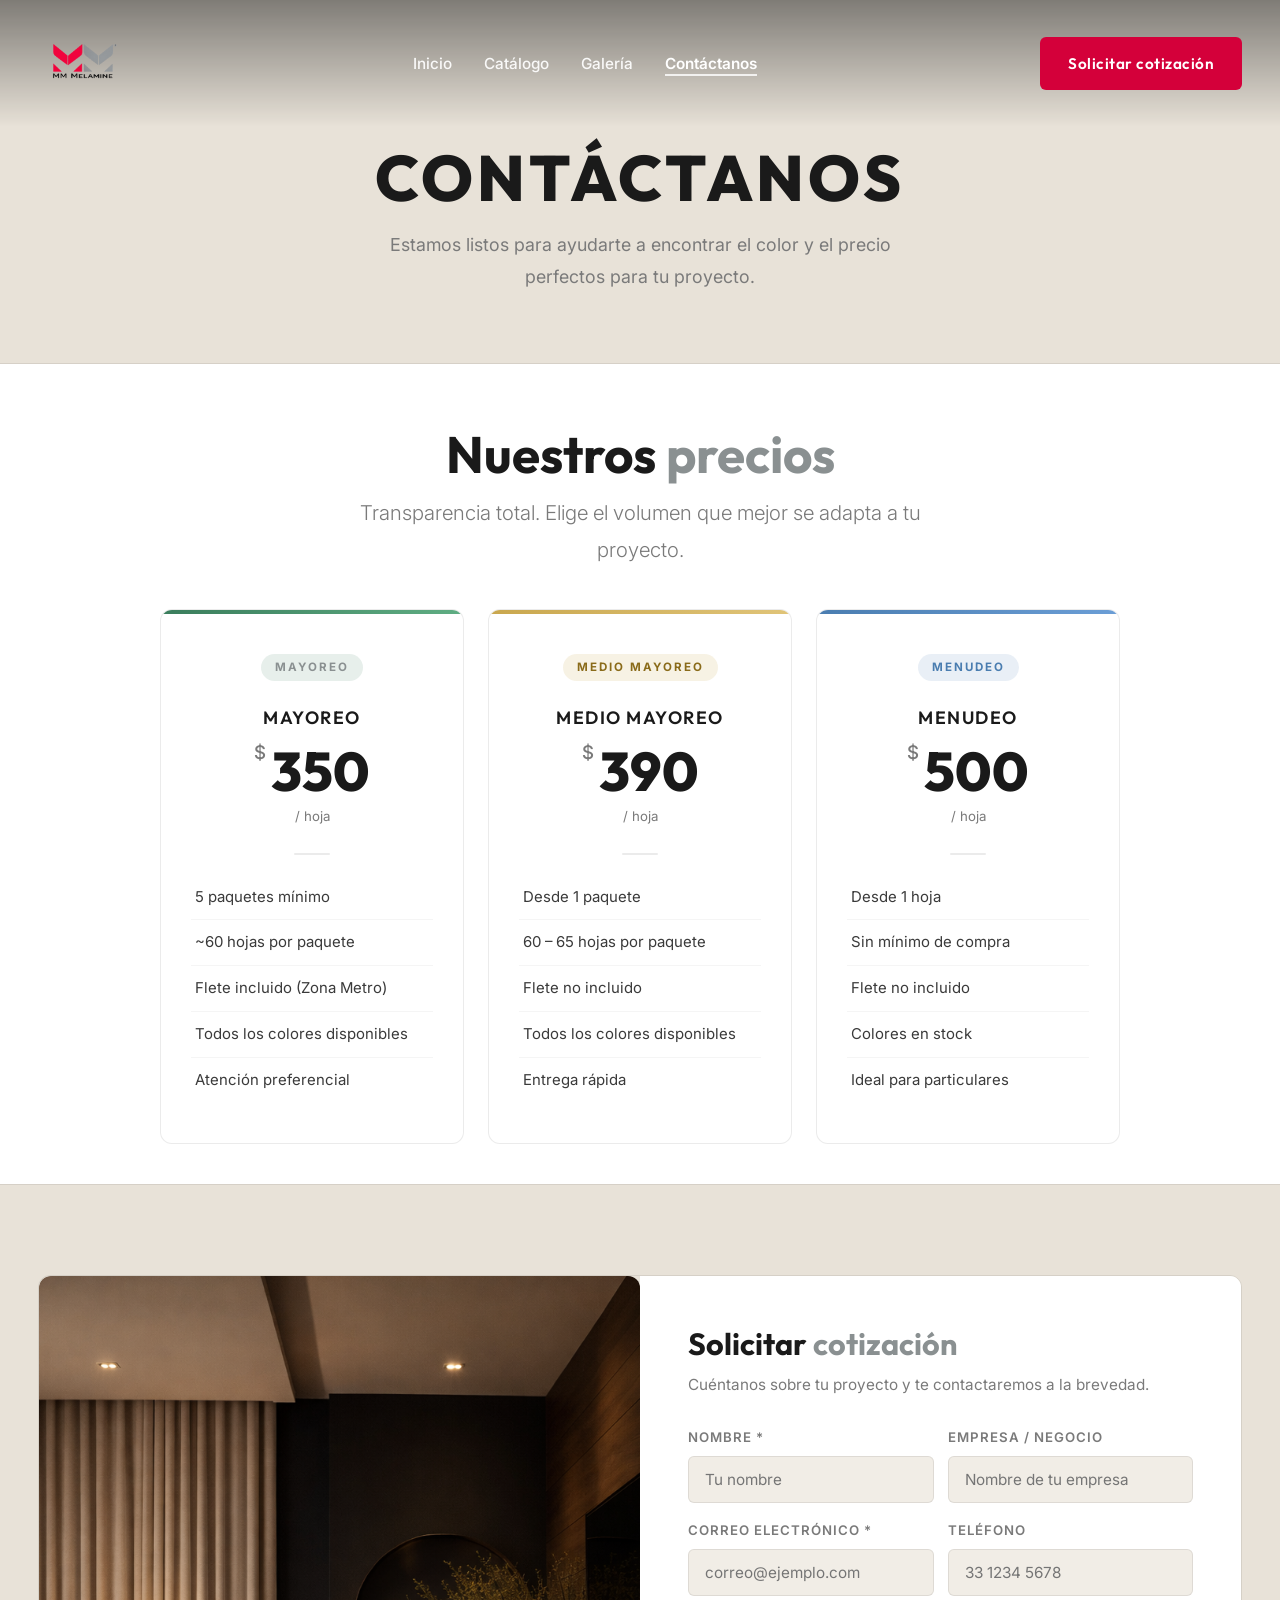
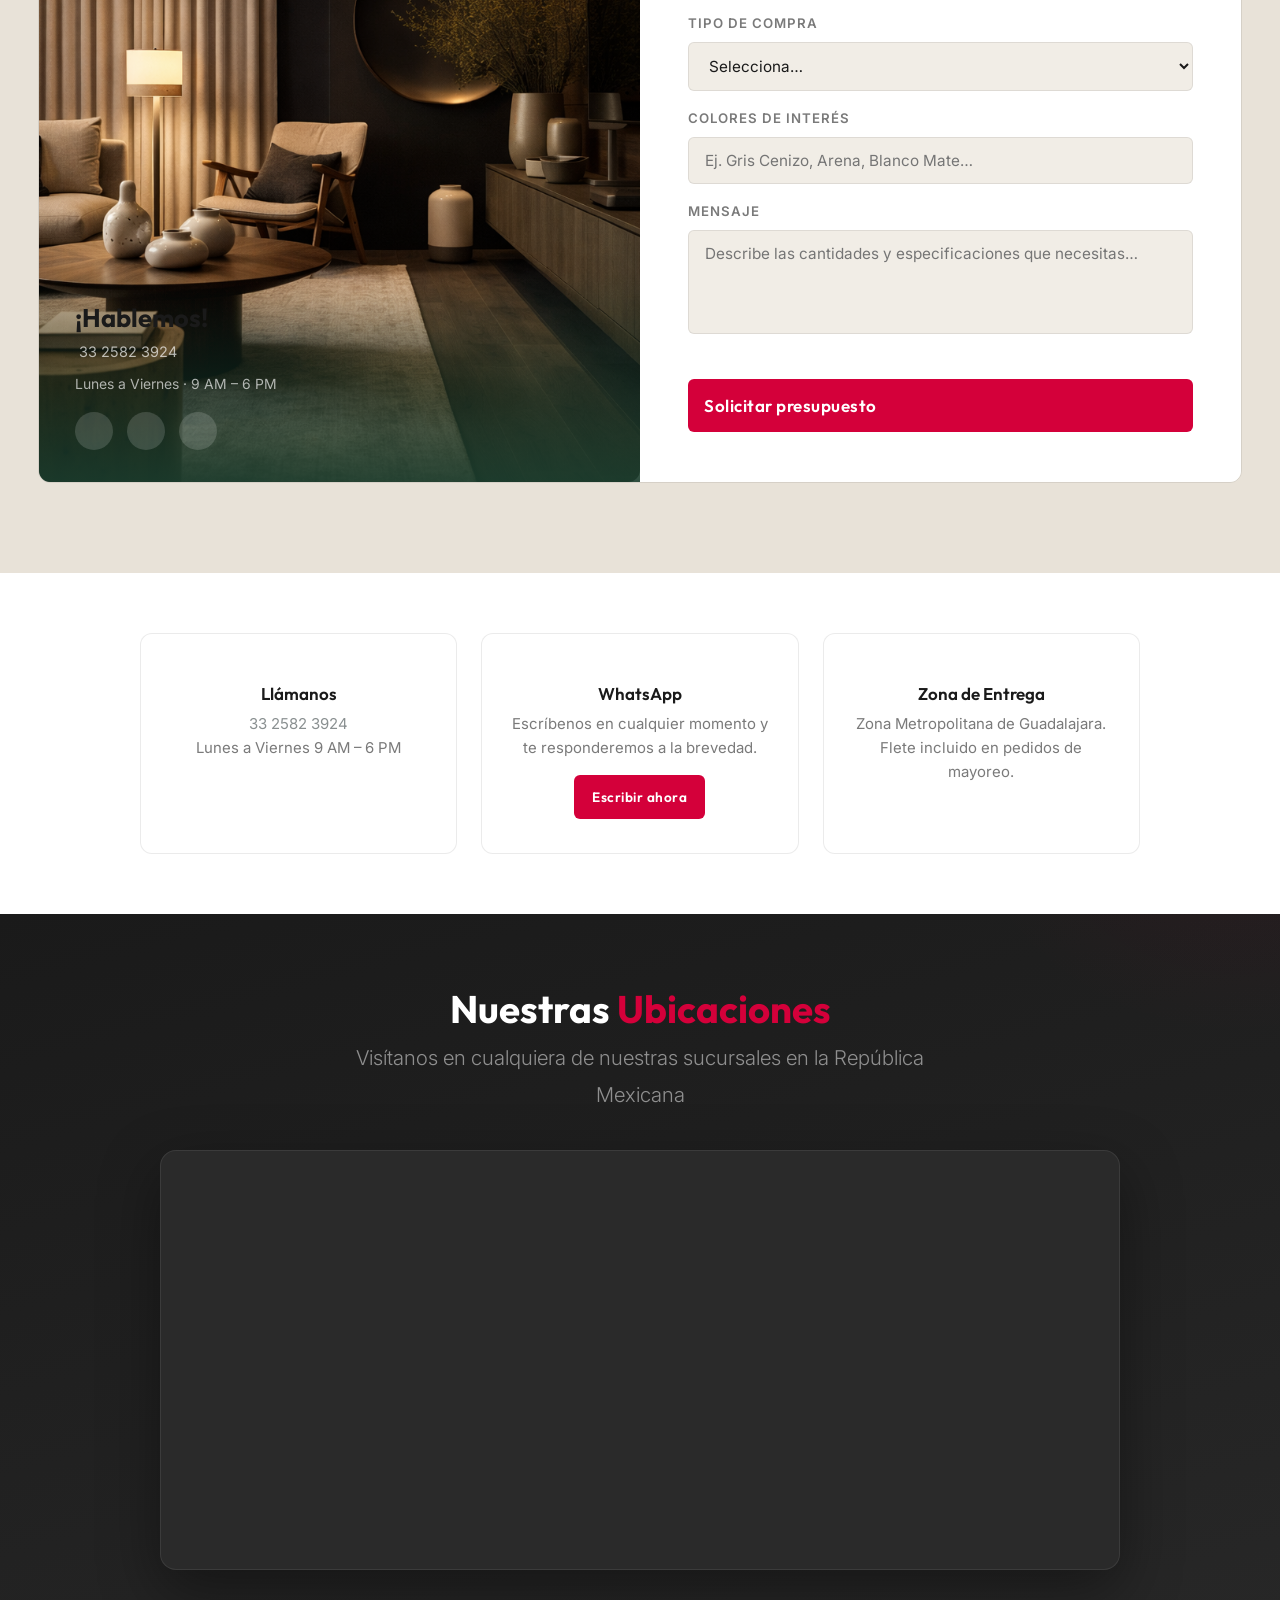
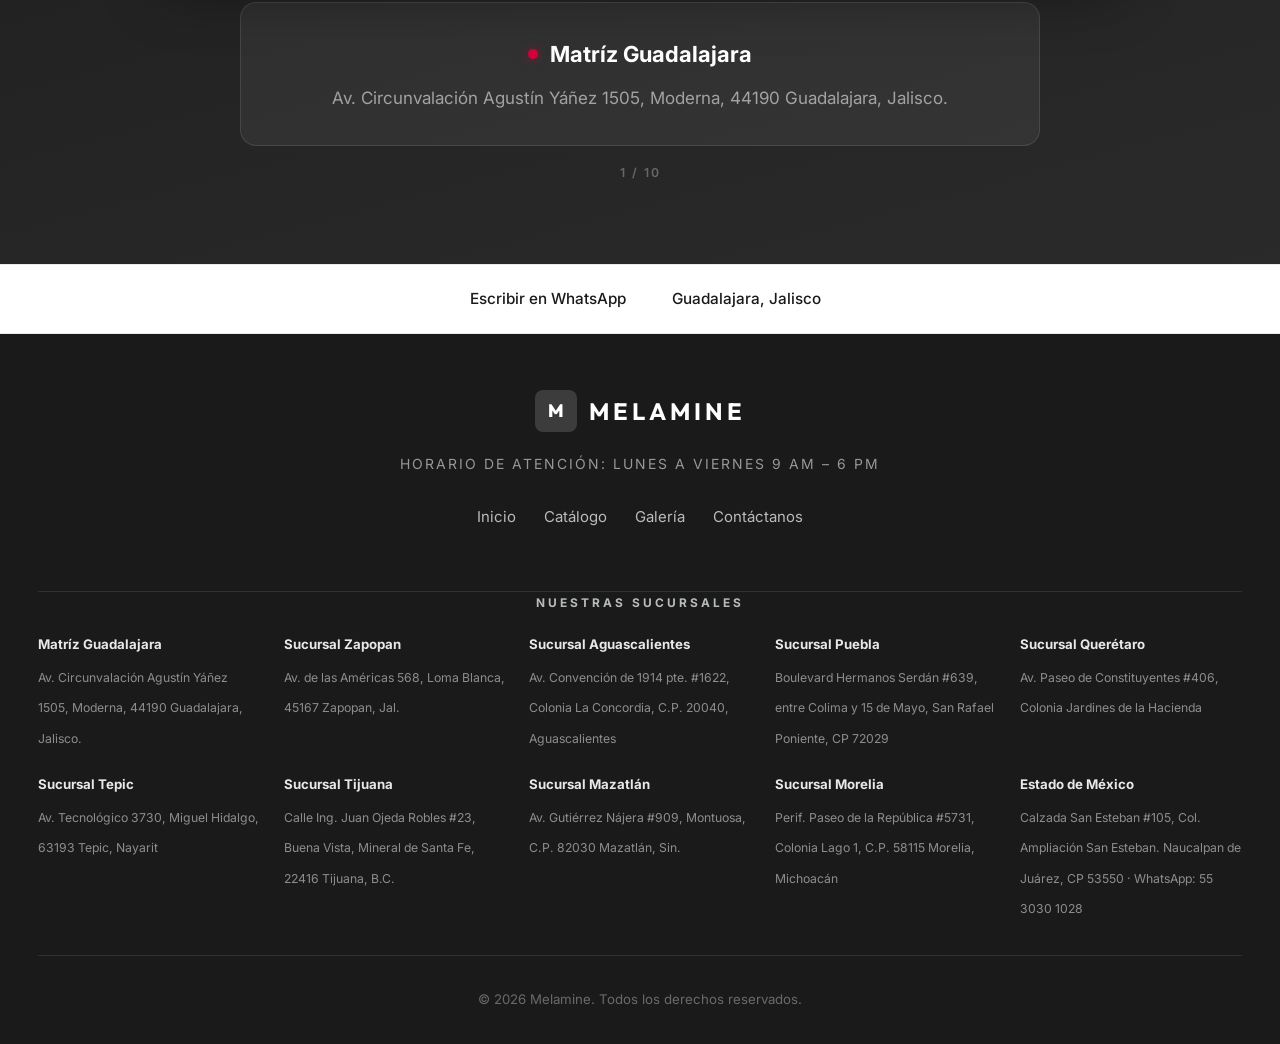
<file: html/contacto.html>
<!DOCTYPE html>
<html lang="es">

<head>
    <meta charset="UTF-8">
    <meta name="viewport" content="width=device-width, initial-scale=1.0">
    <meta name="description"
        content="Melamine – Contáctanos para cotizar hojas de melamina. WhatsApp, teléfono o formulario en línea.">
    <title>Contacto | Melamine</title>
    <link rel="stylesheet" href="../css/base.css">
    <link rel="stylesheet" href="../css/layout.css">
    <link rel="stylesheet" href="../css/components.css">
    <link rel="stylesheet" href="../css/sections.css">
    <link rel="stylesheet" href="../css/responsive.css">
</head>

<body>

    <nav class="navbar scrolled" id="navbar">
        <div class="container">
            <a href="index.html" class="nav-logo">
                <img src="../imagenes/logoMmelamine.png" alt="MM Melamine" class="nav-logo-img">
            </a>
            <ul class="nav-links" id="navLinks">
                <li><a href="index.html">Inicio</a></li>
                <li><a href="catalogo.html">Catálogo</a></li>

                <li><a href="galeria.html">Galería</a></li>
                <li><a href="contacto.html" class="active">Contáctanos</a></li>
            </ul>
            <a href="#form" class="btn btn-green nav-cta">Solicitar cotización</a>
            <button class="nav-toggle" id="navToggle"><span></span><span></span><span></span></button>
        </div>
    </nav>

    <header class="page-header">
        <div class="container">
            <h1 class="page-header-title">Contáctanos</h1>
            <p class="page-header-desc">Estamos listos para ayudarte a encontrar el color y el precio perfectos para tu
                proyecto.</p>
        </div>
    </header>

    <!-- ========== PRICING CARDS ========== -->
    <section class="section section-bg-white" style="padding-top:60px; padding-bottom:40px;">
      <div class="container">
        <div class="section-header animate-on-scroll" style="text-align:center; margin-bottom:40px;">
          <h2 class="section-title">Nuestros <span class="highlight-green">precios</span></h2>
          <p class="section-subtitle" style="margin:10px auto 0;">Transparencia total. Elige el volumen que mejor se adapta a tu proyecto.</p>
        </div>
        <div class="pricing-grid animate-on-scroll">
          <!-- Mayoreo -->
          <div class="pricing-card mayoreo">
            <div class="pricing-badge"> Mayoreo</div>
            <div class="pricing-icon"></div>
            <h3>Mayoreo</h3>
            <div class="pricing-amount">
              <span class="pricing-currency">$</span>
              <span class="pricing-value">350</span>
              <span class="pricing-unit">/ hoja</span>
            </div>
            <div class="pricing-divider"></div>
            <ul class="pricing-features">
              <li> &nbsp;5 paquetes mínimo</li>
              <li> &nbsp;~60 hojas por paquete</li>
              <li> &nbsp;Flete incluido (Zona Metro)</li>
              <li> &nbsp;Todos los colores disponibles</li>
              <li> &nbsp;Atención preferencial</li>
            </ul>
          </div>
          <!-- Medio Mayoreo -->
          <div class="pricing-card medio">
            <div class="pricing-badge"> Medio Mayoreo</div>
            <div class="pricing-icon"></div>
            <h3>Medio Mayoreo</h3>
            <div class="pricing-amount">
              <span class="pricing-currency">$</span>
              <span class="pricing-value">390</span>
              <span class="pricing-unit">/ hoja</span>
            </div>
            <div class="pricing-divider"></div>
            <ul class="pricing-features">
              <li> &nbsp;Desde 1 paquete</li>
              <li> &nbsp;60 – 65 hojas por paquete</li>
              <li> &nbsp;Flete no incluido</li>
              <li> &nbsp;Todos los colores disponibles</li>
              <li> &nbsp;Entrega rápida</li>
            </ul>
          </div>
          <!-- Menudeo -->
          <div class="pricing-card menudeo">
            <div class="pricing-badge"> Menudeo</div>
            <div class="pricing-icon"></div>
            <h3>Menudeo</h3>
            <div class="pricing-amount">
              <span class="pricing-currency">$</span>
              <span class="pricing-value">500</span>
              <span class="pricing-unit">/ hoja</span>
            </div>
            <div class="pricing-divider"></div>
            <ul class="pricing-features">
              <li> &nbsp;Desde 1 hoja</li>
              <li> &nbsp;Sin mínimo de compra</li>
              <li> &nbsp;Flete no incluido</li>
              <li> &nbsp;Colores en stock</li>
              <li> &nbsp;Ideal para particulares</li>
            </ul>
          </div>
        </div>
      </div>
    </section>

    <!--  Contact form — split McCorry style  -->
    <section class="section contact-section" id="form">
        <div class="container">
            <div class="contact-layout animate-on-scroll">

                <!-- Left: image / info -->
                <div class="contact-img-col">
                    <img src="../imagenes/Fotos_Madera/EBANO%20AVELLANA/evano%20avellana%202.png"
                        alt="Ambiente con melamina"
                        style="width:100%; height:100%; object-fit:cover; display:block; min-height:520px; border-radius:var(--radius-card);">
                    <div class="contact-img-overlay">
                        <h3>¡Hablemos!</h3>
                        <p style="margin-bottom:6px;"> &nbsp;<a href="tel:3325823924"
                                style="color:rgba(255,255,255,0.9);">33 2582 3924</a></p>
                        <p style="font-size:0.82rem; opacity:0.65;">Lunes a Viernes · 9 AM – 6 PM</p>
                        <div class="social-row" style="margin-top:16px;">
                            <a href="https://wa.me/523325823924?text=%C2%A1Hola!%20%F0%9F%91%8B%20Bienvenido%20a%20Melamine" target="_blank"
                                class="social-icon" aria-label="WhatsApp"></a>
                            <a href="#" class="social-icon" aria-label="Instagram"></a>
                            <a href="#" class="social-icon" aria-label="Facebook"></a>
                        </div>
                    </div>
                </div>

                <!-- Right: form -->
                <div class="contact-form-col">
                    <h2>Solicitar <span class="highlight-green">cotización</span></h2>
                    <p>Cuéntanos sobre tu proyecto y te contactaremos a la brevedad.</p>

                    <form id="contactForm" novalidate>
                        <div class="form-row">
                            <div class="form-group">
                                <label for="nombre">Nombre *</label>
                                <input type="text" id="nombre" placeholder="Tu nombre" required>
                            </div>
                            <div class="form-group">
                                <label for="empresa">Empresa / Negocio</label>
                                <input type="text" id="empresa" placeholder="Nombre de tu empresa">
                            </div>
                        </div>
                        <div class="form-row">
                            <div class="form-group">
                                <label for="email">Correo electrónico *</label>
                                <input type="email" id="email" placeholder="correo@ejemplo.com" required>
                            </div>
                            <div class="form-group">
                                <label for="telefono">Teléfono</label>
                                <input type="tel" id="telefono" placeholder="33 1234 5678">
                            </div>
                        </div>
                        <div class="form-group">
                            <label for="tipo">Tipo de compra</label>
                            <select id="tipo">
                                <option value="">Selecciona…</option>
                                <option>Mayoreo (5+ paquetes)</option>
                                <option>Medio mayoreo (1–4 paquetes)</option>
                                <option>Menudeo (hojas individuales)</option>
                            </select>
                        </div>
                        <div class="form-group">
                            <label for="colores">Colores de interés</label>
                            <input type="text" id="colores" placeholder="Ej. Gris Cenizo, Arena, Blanco Mate…">
                        </div>
                        <div class="form-group">
                            <label for="mensaje">Mensaje</label>
                            <textarea id="mensaje" rows="4"
                                placeholder="Describe las cantidades y especificaciones que necesitas…"></textarea>
                        </div>
                        <button type="submit" class="btn btn-green form-submit">
                            Solicitar presupuesto
                        </button>
                    </form>
                </div>
            </div>
        </div>
    </section>

    <!--  Info blocks  -->
    <section class="section section-bg-white" style="padding-top:60px; padding-bottom:60px;">
        <div class="container">
            <div class="features-grid animate-on-scroll">
                <div class="feature-card">
                    <div class="feature-icon"></div>
                    <h3>Llámanos</h3>
                    <p><a href="tel:3325823924" style="color: var(--green-mid);">33 2582 3924</a><br>Lunes a Viernes 9
                        AM – 6 PM</p>
                </div>
                <div class="feature-card">
                    <div class="feature-icon"></div>
                    <h3>WhatsApp</h3>
                    <p>Escríbenos en cualquier momento y te responderemos a la brevedad.</p>
                    <a href="https://wa.me/523325823924?text=%C2%A1Hola!%20%F0%9F%91%8B%20Bienvenido%20a%20Melamine"
                        target="_blank" class="btn btn-green"
                        style="margin-top:14px; font-size:0.8rem; padding:10px 18px;">Escribir ahora</a>
                </div>
                <div class="feature-card">
                    <div class="feature-icon"></div>
                    <h3>Zona de Entrega</h3>
                    <p>Zona Metropolitana de Guadalajara.<br>Flete incluido en pedidos de mayoreo.</p>
                </div>
            </div>
        </div>
    </section>

    <!-- ========== MAP CAROUSEL ========== -->
    <section class="map-carousel-section" id="ubicaciones">
        <div class="container">
            <div class="section-header" style="text-align:center;">
                <h2 class="section-title" style="color:#fff;">Nuestras <span style="color:var(--green-dark);">Ubicaciones</span></h2>
                <p class="section-subtitle">Visítanos en cualquiera de nuestras sucursales en la República Mexicana</p>
            </div>

            <!-- Map Frame -->
            <div class="map-display">
                <div class="map-frame">
                    <iframe id="mapIframe"
                        src="https://maps.google.com/maps?q=Av.+Circunvalaci%C3%B3n+Agust%C3%ADn+Y%C3%A1%C3%B1ez+1505,+Moderna,+44190+Guadalajara,+Jalisco,+Mexico&t=&z=16&ie=UTF8&iwloc=&output=embed"
                        allowfullscreen="" loading="lazy" referrerpolicy="no-referrer-when-downgrade"
                        title="Ubicación Melamine"></iframe>
                </div>
            </div>

            <!-- Navigation Arrows + Info -->
            <div class="map-info" id="mapInfo">
                <div class="map-info-title" id="mapTitle">Matríz Guadalajara</div>
                <div class="map-info-address" id="mapAddress">Av. Circunvalación Agustín Yáñez 1505, Moderna, 44190 Guadalajara, Jalisco.</div>
            </div>

            <div class="map-counter"><span id="mapCurrent">1</span> / <span id="mapTotal">10</span></div>
        </div>
    </section>

    <div class="contact-bar">
        <div class="contact-bar-inner">
            <div class="contact-bar-item"><span></span><a href="https://wa.me/523325823924?text=%C2%A1Hola!%20%F0%9F%91%8B%20Bienvenido%20a%20Melamine"
                    target="_blank">Escribir en WhatsApp</a></div>
            <div class="contact-bar-item"><span></span><span>Guadalajara, Jalisco</span></div>
        </div>
    </div>

    <footer class="footer">
        <div class="container">
            <div class="footer-top">
                <div class="footer-logo">
                    <div class="footer-logo-icon">M</div><span class="footer-logo-text">MELAMINE</span>
                </div>
                <p class="footer-hours">Horario de atención: Lunes a Viernes 9 AM – 6 PM</p>
                <nav class="footer-nav">
                    <a href="index.html">Inicio</a><a href="catalogo.html">Catálogo</a><a
                        href="galeria.html">Galería</a><a
                        href="contacto.html">Contáctanos</a>
                </nav>

            </div>
            <div class="footer-locations">
                <p class="footer-locations-title">Nuestras Sucursales</p>
                <div class="footer-locations-grid">
                    <div class="footer-location"><strong>Matríz Guadalajara</strong><span>Av. Circunvalación Agustín Yáñez 1505, Moderna, 44190 Guadalajara, Jalisco.</span></div>
                    <div class="footer-location"><strong>Sucursal Zapopan</strong><span>Av. de las Américas 568, Loma Blanca, 45167 Zapopan, Jal.</span></div>
                    <div class="footer-location"><strong>Sucursal Aguascalientes</strong><span>Av. Convención de 1914 pte. #1622, Colonia La Concordia, C.P. 20040, Aguascalientes</span></div>
                    <div class="footer-location"><strong>Sucursal Puebla</strong><span>Boulevard Hermanos Serdán #639, entre Colima y 15 de Mayo, San Rafael Poniente, CP 72029</span></div>
                    <div class="footer-location"><strong>Sucursal Querétaro</strong><span>Av. Paseo de Constituyentes #406, Colonia Jardines de la Hacienda</span></div>
                    <div class="footer-location"><strong>Sucursal Tepic</strong><span>Av. Tecnológico 3730, Miguel Hidalgo, 63193 Tepic, Nayarit</span></div>
                    <div class="footer-location"><strong>Sucursal Tijuana</strong><span>Calle Ing. Juan Ojeda Robles #23, Buena Vista, Mineral de Santa Fe, 22416 Tijuana, B.C.</span></div>
                    <div class="footer-location"><strong>Sucursal Mazatlán</strong><span>Av. Gutiérrez Nájera #909, Montuosa, C.P. 82030 Mazatlán, Sin.</span></div>
                    <div class="footer-location"><strong>Sucursal Morelia</strong><span>Perif. Paseo de la República #5731, Colonia Lago 1, C.P. 58115 Morelia, Michoacán</span></div>
                    <div class="footer-location"><strong>Estado de México</strong><span>Calzada San Esteban #105, Col. Ampliación San Esteban. Naucalpan de Juárez, CP 53550 · WhatsApp: 55 3030 1028</span></div>
                </div>
            </div>
            <div class="footer-bottom">&copy; 2026 Melamine. Todos los derechos reservados.</div>
        </div>
    </footer>

    <script>
        const navbar = document.getElementById('navbar');
        window.addEventListener('scroll', () => navbar.classList.toggle('scrolled', window.scrollY > 60));
        const navToggle = document.getElementById('navToggle');
        const navLinks = document.getElementById('navLinks');
        navToggle.addEventListener('click', () => {
            navLinks.classList.toggle('active');
            const s = navToggle.querySelectorAll('span');
            navToggle.classList.toggle('open');
            if (navToggle.classList.contains('open')) { s[0].style.transform = 'rotate(45deg) translate(5px,5px)'; s[1].style.opacity = '0'; s[2].style.transform = 'rotate(-45deg) translate(5px,-5px)'; }
            else { s[0].style.transform = 'none'; s[1].style.opacity = '1'; s[2].style.transform = 'none'; }
        });

        document.getElementById('contactForm').addEventListener('submit', e => {
            e.preventDefault();
            const nombre = document.getElementById('nombre').value || 'Un cliente';
            const tipo = document.getElementById('tipo').value;
            const colores = document.getElementById('colores').value;
            const mensaje = document.getElementById('mensaje').value;
            const tel = '523325823924';
            let text = `Hola, soy ${nombre}.`;
            if (tipo) text += ` Interesado en compra tipo: ${tipo}.`;
            if (colores) text += ` Colores: ${colores}.`;
            if (mensaje) text += ` ${mensaje}`;
            window.open(`https://api.whatsapp.com/send?phone=${tel}&text=${encodeURIComponent(text)}`, '_blank');
        });

        const observer = new IntersectionObserver(entries => {
            entries.forEach(e => { if (e.isIntersecting) { e.target.classList.add('visible'); observer.unobserve(e.target); } });
        }, { threshold: 0.12 });
        document.querySelectorAll('.animate-on-scroll').forEach(el => observer.observe(el));

        /* ── Map Carousel ── */
        (function () {
            const locations = [
                {
                    name: 'Matríz Guadalajara',
                    address: 'Av. Circunvalación Agustín Yáñez 1505, Moderna, 44190 Guadalajara, Jalisco.',
                    src: 'https://maps.google.com/maps?q=Av.+Circunvalaci%C3%B3n+Agust%C3%ADn+Y%C3%A1%C3%B1ez+1505,+Moderna,+44190+Guadalajara,+Jalisco,+Mexico&t=&z=16&ie=UTF8&iwloc=&output=embed'
                },
                {
                    name: 'Sucursal Zapopan',
                    address: 'Av. de las Américas 568, Loma Blanca, 45167 Zapopan, Jal.',
                    src: 'https://maps.google.com/maps?q=Av.+de+las+Am%C3%A9ricas+568,+Loma+Blanca,+45167+Zapopan,+Jalisco,+Mexico&t=&z=16&ie=UTF8&iwloc=&output=embed'
                },
                {
                    name: 'Sucursal Aguascalientes',
                    address: 'Av. Convención de 1914 pte. #1622, Colonia La Concordia, C.P. 20040, Aguascalientes',
                    src: 'https://maps.google.com/maps?q=Av.+Convenci%C3%B3n+de+1914+pte+1622,+La+Concordia,+20040+Aguascalientes,+Mexico&t=&z=16&ie=UTF8&iwloc=&output=embed'
                },
                {
                    name: 'Sucursal Puebla',
                    address: 'Boulevard Hermanos Serdán #639, entre Colima y 15 de Mayo, San Rafael Poniente, CP 72029',
                    src: 'https://maps.google.com/maps?q=Boulevard+Hermanos+Serdan+639,+San+Rafael+Poniente,+72029+Puebla,+Mexico&t=&z=16&ie=UTF8&iwloc=&output=embed'
                },
                {
                    name: 'Sucursal Querétaro',
                    address: 'Av. Paseo de Constituyentes #406, Colonia Jardines de la Hacienda',
                    src: 'https://maps.google.com/maps?q=Av.+Paseo+de+Constituyentes+406,+Jardines+de+la+Hacienda,+Quer%C3%A9taro,+Mexico&t=&z=16&ie=UTF8&iwloc=&output=embed'
                },
                {
                    name: 'Sucursal Tepic',
                    address: 'Av. Tecnológico 3730, Miguel Hidalgo, 63193 Tepic, Nayarit',
                    src: 'https://maps.google.com/maps?q=Av.+Tecnol%C3%B3gico+3730,+Miguel+Hidalgo,+63193+Tepic,+Nayarit,+Mexico&t=&z=16&ie=UTF8&iwloc=&output=embed'
                },
                {
                    name: 'Sucursal Tijuana',
                    address: 'Calle Ing. Juan Ojeda Robles #23, Buena Vista, Mineral de Santa Fe, 22416 Tijuana, B.C.',
                    src: 'https://maps.google.com/maps?q=Calle+Ing.+Juan+Ojeda+Robles+23,+Buena+Vista,+22416+Tijuana,+BC,+Mexico&t=&z=16&ie=UTF8&iwloc=&output=embed'
                },
                {
                    name: 'Sucursal Mazatlán',
                    address: 'Av. Gutiérrez Nájera #909, Montuosa, C.P. 82030 Mazatlán, Sin.',
                    src: 'https://maps.google.com/maps?q=Av+Guti%C3%A9rrez+N%C3%A1jera+909,+Montuosa,+82030+Mazatl%C3%A1n,+Sinaloa,+Mexico&t=&z=16&ie=UTF8&iwloc=&output=embed'
                },
                {
                    name: 'Sucursal Morelia',
                    address: 'Perif. Paseo de la República #5731, Colonia Lago 1, C.P. 58115 Morelia, Michoacán',
                    src: 'https://maps.google.com/maps?q=Perif%C3%A9rico+Paseo+de+la+Rep%C3%BAblica+5731,+Lago+1,+58115+Morelia,+Michoac%C3%A1n,+Mexico&t=&z=16&ie=UTF8&iwloc=&output=embed'
                },
                {
                    name: 'Estado de México',
                    address: 'Calzada San Esteban #105, Col. Ampliación San Esteban. Naucalpan de Juárez, CP 53550 · WhatsApp: 55 3030 1028',
                    src: 'https://maps.google.com/maps?q=Calzada+San+Esteban+105,+Ampliaci%C3%B3n+San+Esteban,+Naucalpan+de+Ju%C3%A1rez,+53550+Estado+de+M%C3%A9xico,+Mexico&t=&z=16&ie=UTF8&iwloc=&output=embed'
                }
            ];

            let current = 0;
            let autoTimer;
            const iframe = document.getElementById('mapIframe');
            const titleEl = document.getElementById('mapTitle');
            const addressEl = document.getElementById('mapAddress');
            const counterEl = document.getElementById('mapCurrent');

            function goTo(index) {
                current = (index + locations.length) % locations.length;
                const loc = locations[current];

                iframe.classList.add('loading');
                iframe.src = loc.src;
                iframe.onload = () => iframe.classList.remove('loading');

                titleEl.textContent = loc.name;
                addressEl.textContent = loc.address;
                counterEl.textContent = current + 1;
            }

            setInterval(() => goTo(current + 1), 6000);
        })();
    </script>
</body>

</html>
</file>
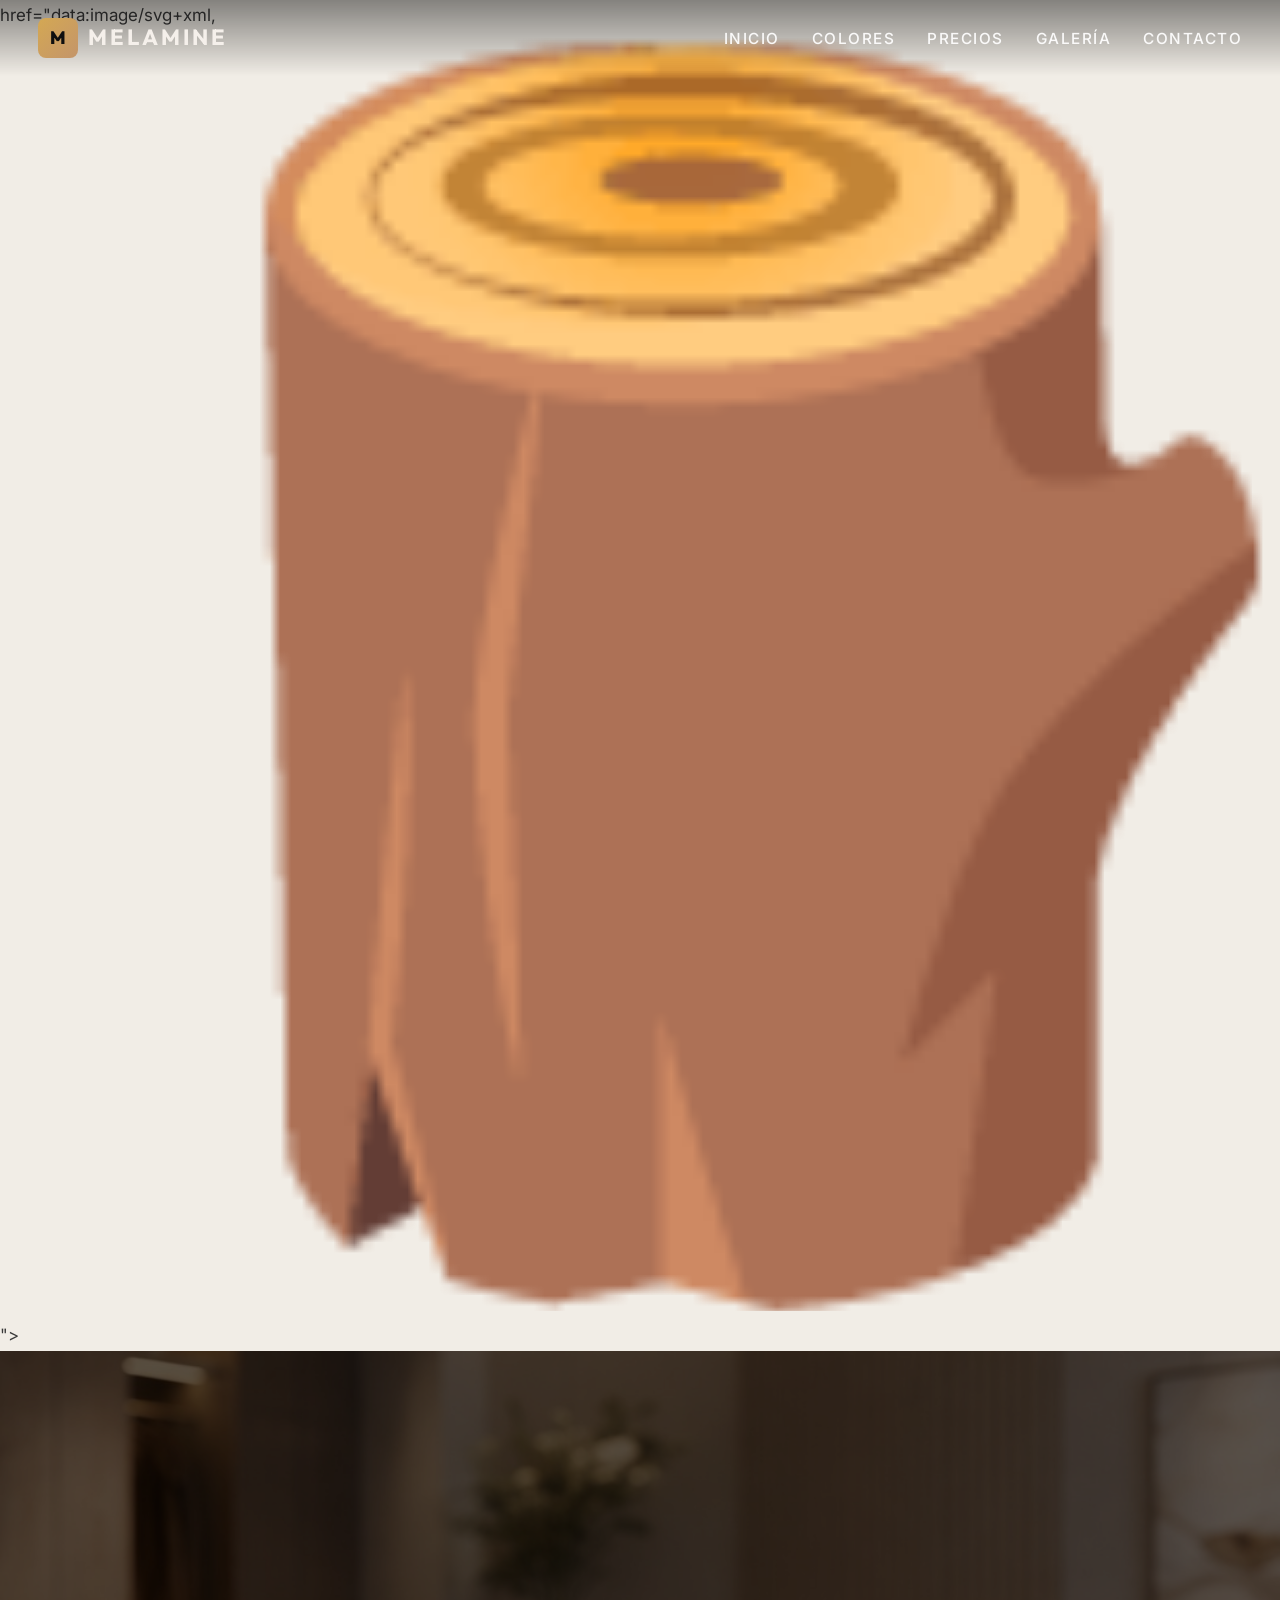
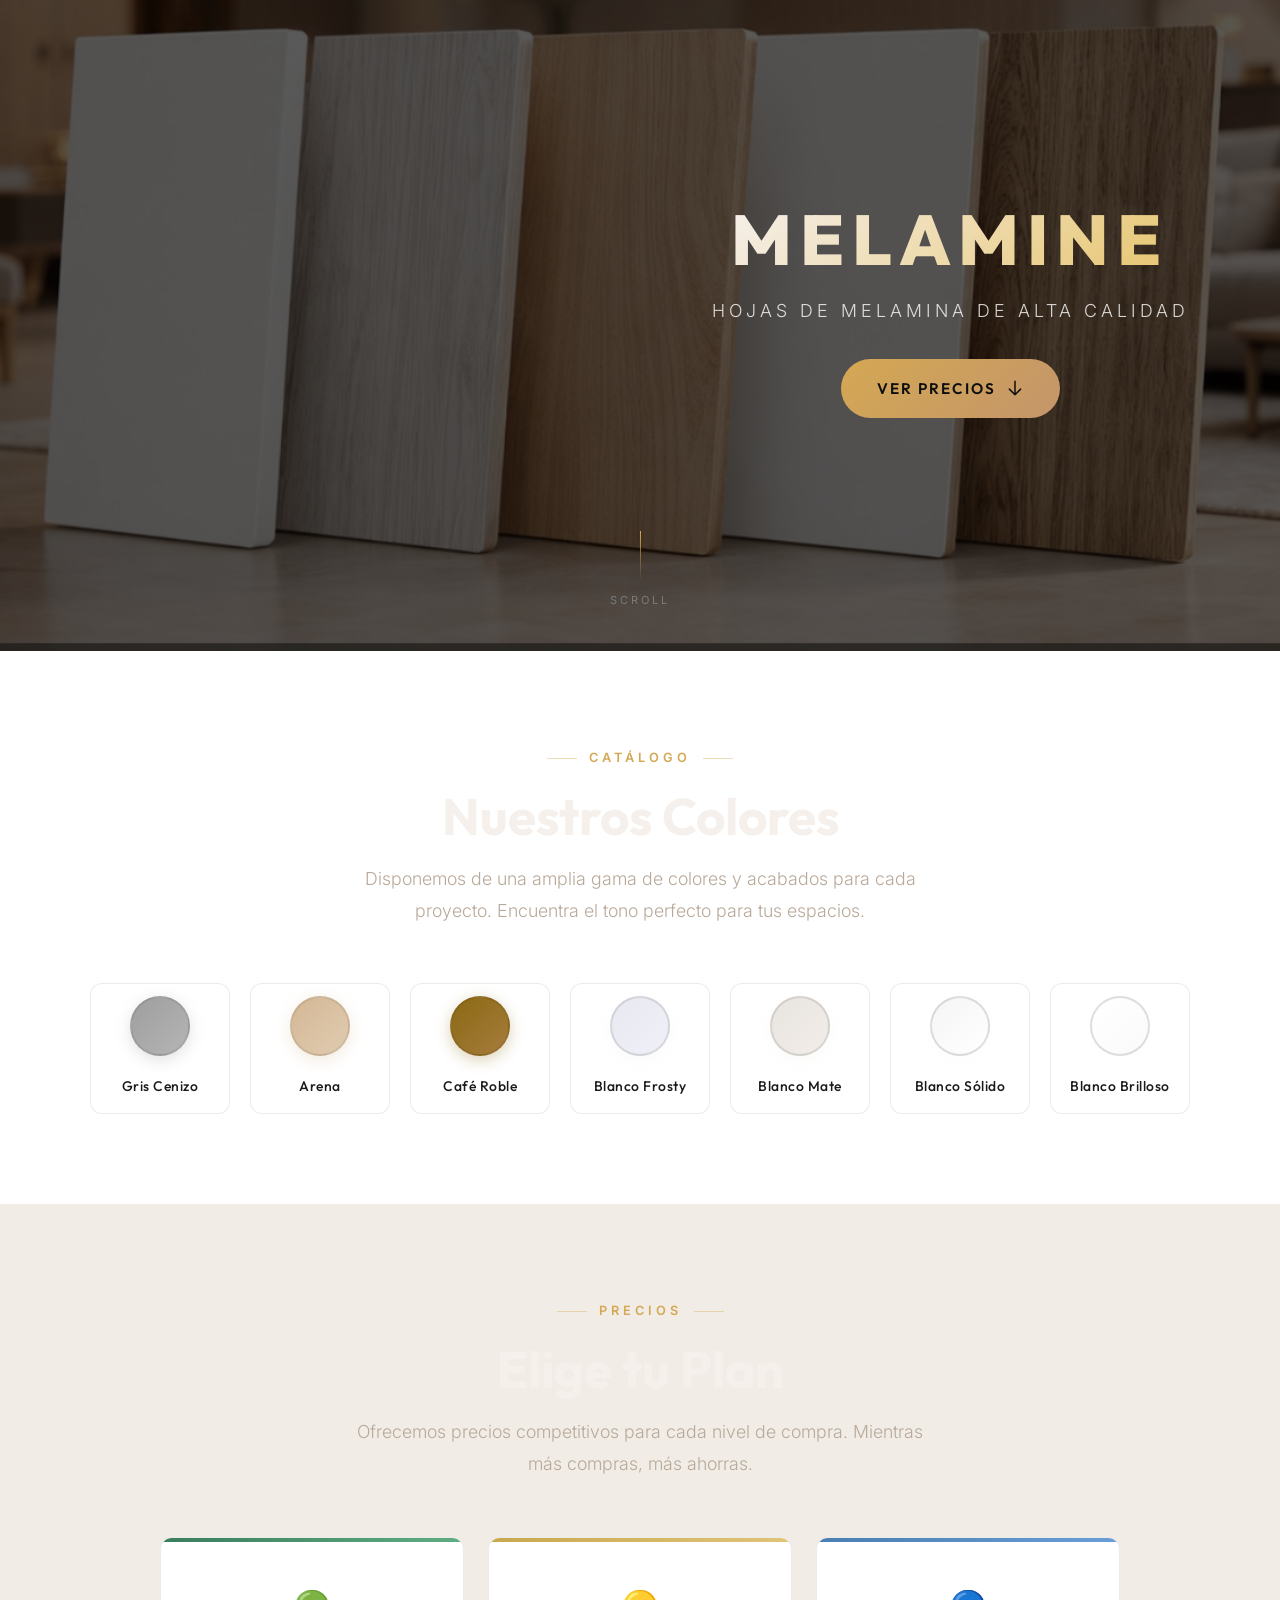
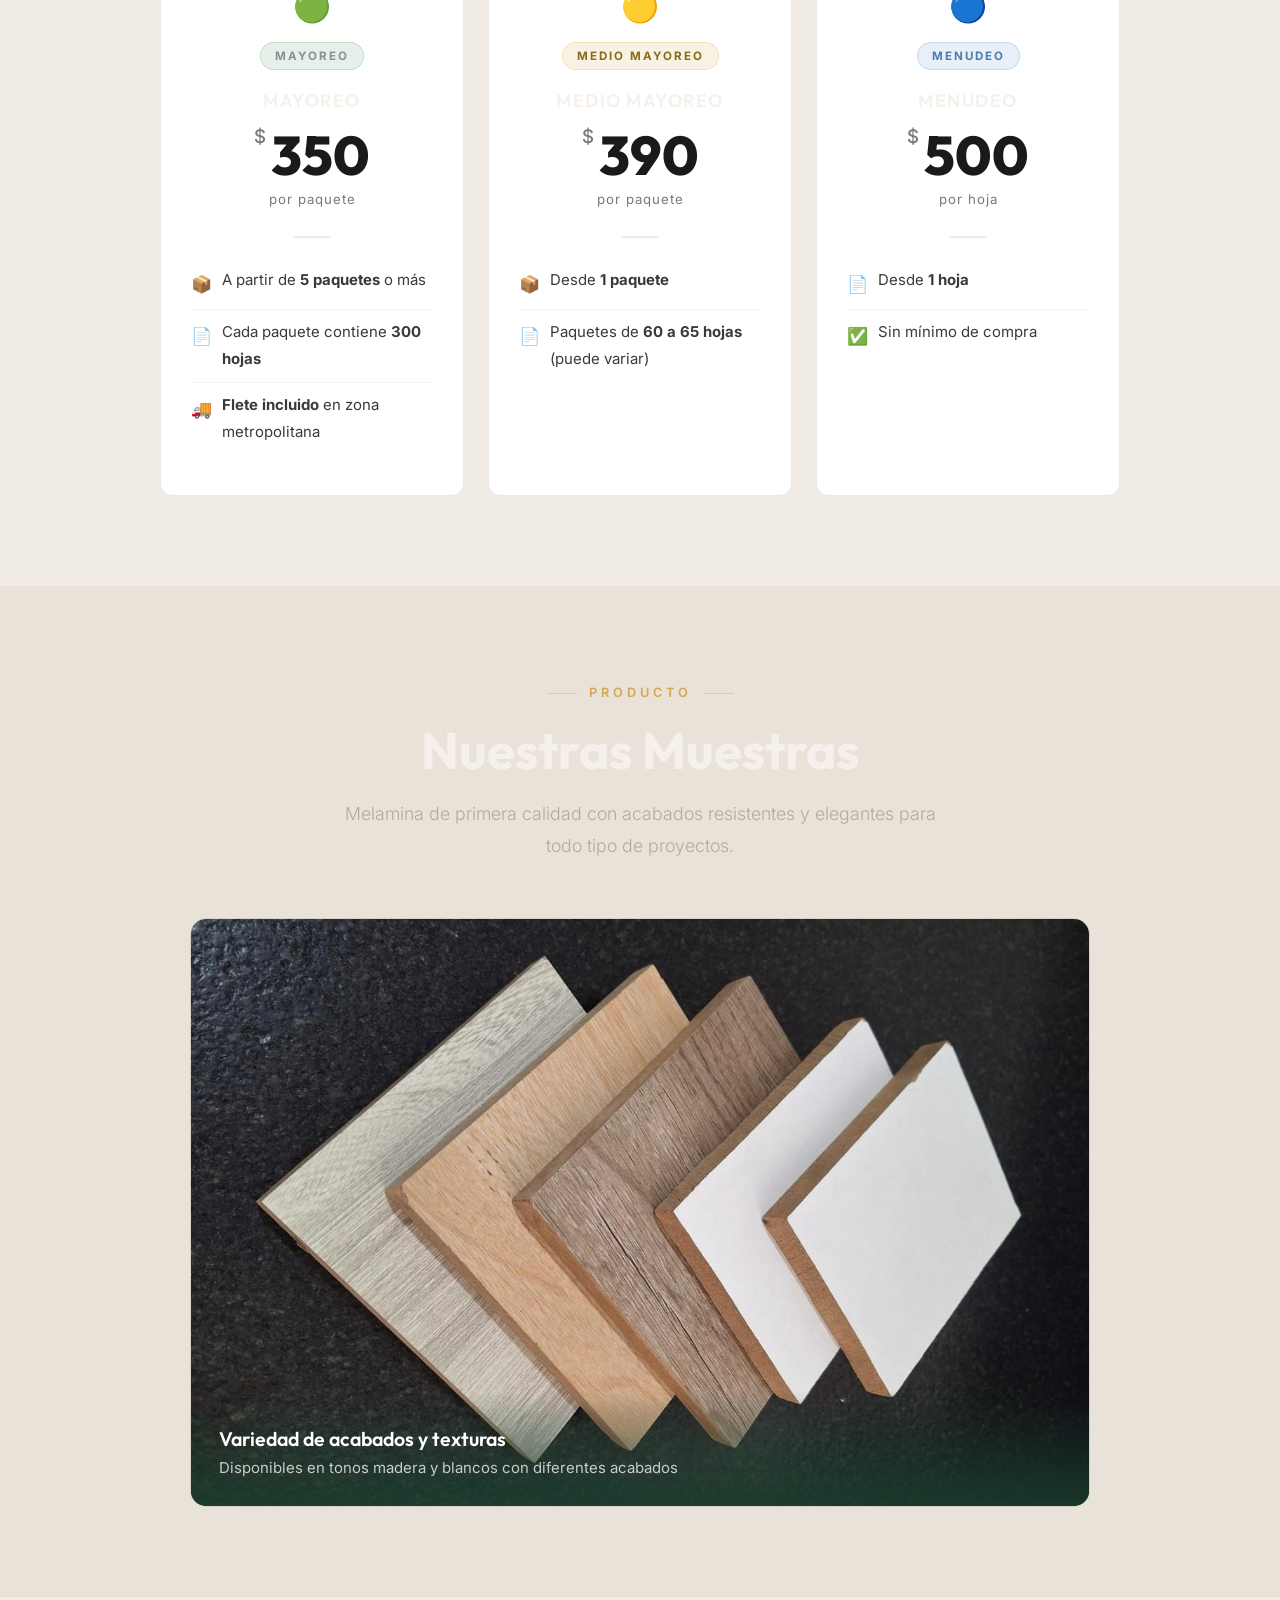
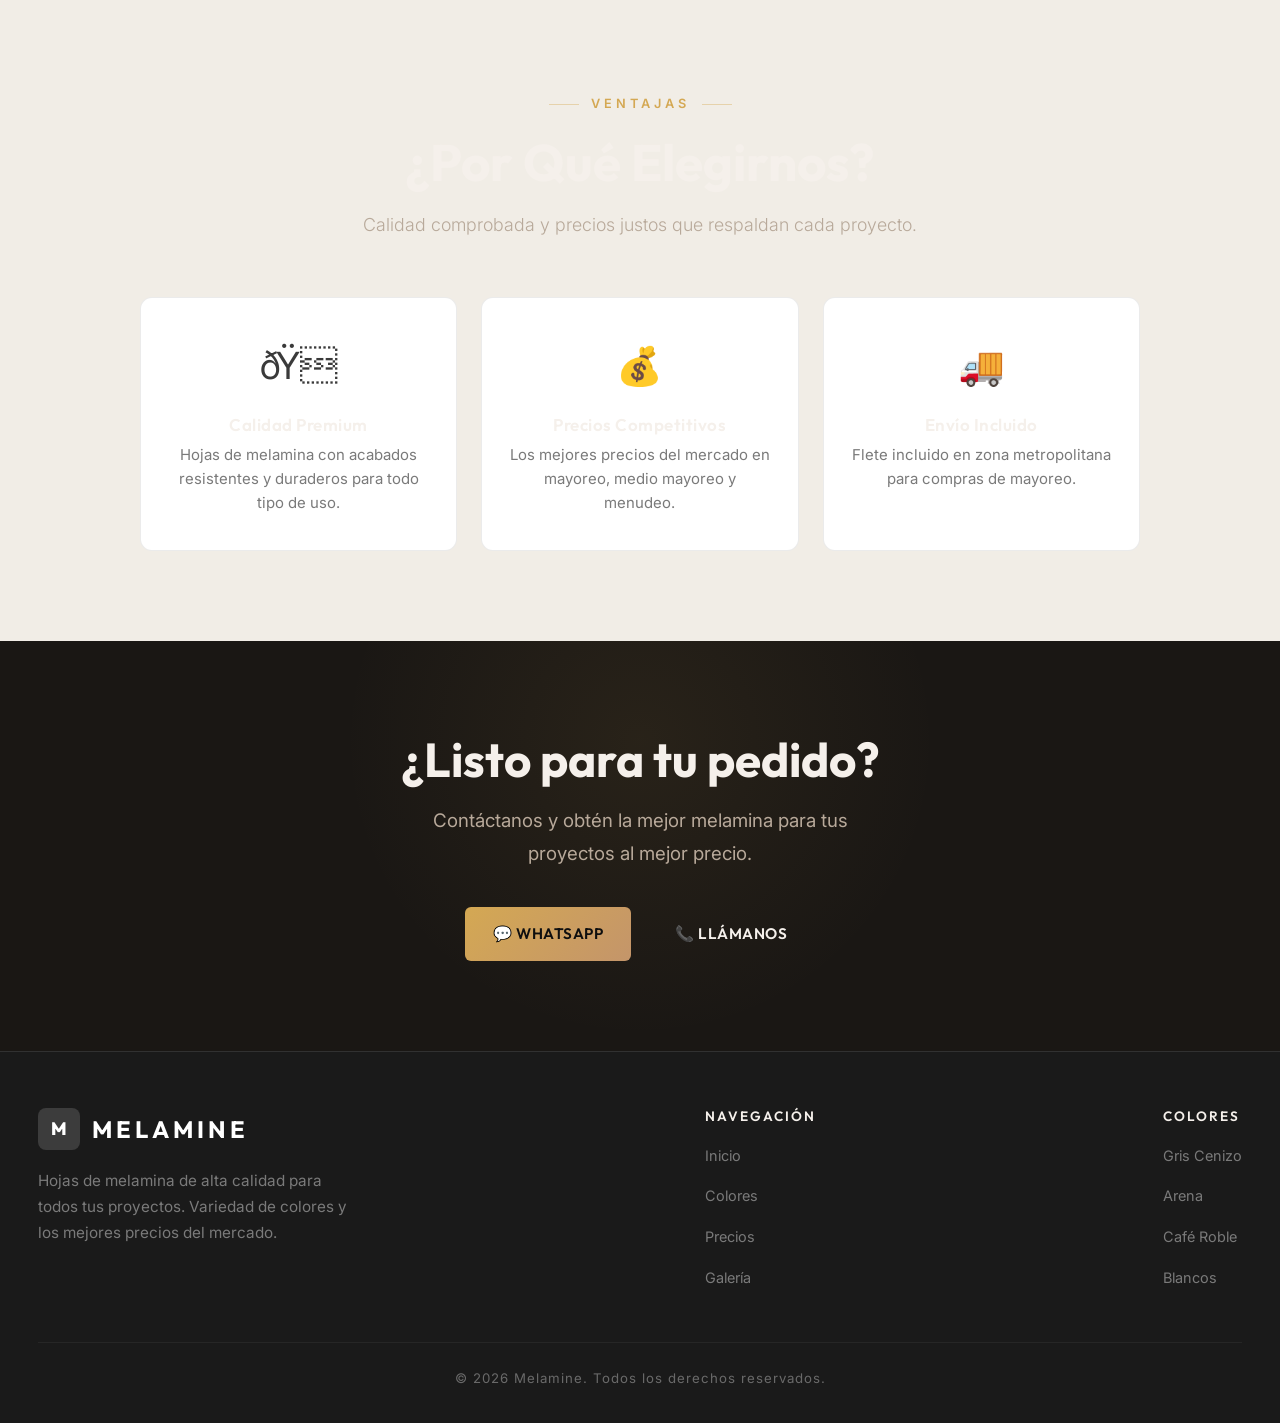
<file: html/Copia-para-Elementor.html>
﻿<!DOCTYPE html>
<html lang="es">

<head>
  <meta charset="UTF-8">
  <meta name="viewport" content="width=device-width, initial-scale=1.0">
  <meta name="description"
    content="Melamine – Hojas de melamina de alta calidad en diversos colores. Precios mayoreo, medio mayoreo y menudeo. Envío incluido en zona metropolitana.">
  <meta name="keywords"
    content="melamina, hojas de melamina, mayoreo, medio mayoreo, menudeo, gris cenizo, arena, café roble, blanco frosty">
  <title>Melamine | Hojas de Melamina Premium</title>
  <style>
    /* ============================================
   MELAMINE – Premium Informational Website
   ============================================ */

    /* --- Google Fonts --- */
    @import url('https://fonts.googleapis.com/css2?family=Outfit:wght@300;400;500;600;700;800&family=Inter:wght@300;400;500;600&display=swap');

    /* --- CSS Custom Properties --- */
    :root {
      /* Brand Colors */
      --bg-primary: #0f0f0f;
      --bg-secondary: #1a1714;
      --bg-card: rgba(255, 255, 255, 0.04);
      --bg-card-hover: rgba(255, 255, 255, 0.08);
      --glass-bg: rgba(255, 255, 255, 0.06);
      --glass-border: rgba(255, 255, 255, 0.1);

      /* Text Colors */
      --text-primary: #f5f0eb;
      --text-secondary: #b8a99a;
      --text-muted: #7a6e63;
      --text-accent: #d4a853;

      /* Warm Accent Palette */
      --accent-gold: #d4a853;
      --accent-gold-light: #e8c97a;
      --accent-warm: #c4956a;
      --accent-green: #6b9e6b;
      --accent-yellow: #c9a842;
      --accent-blue: #6b8eb0;

      /* Gradients */
      --gradient-hero: linear-gradient(135deg, rgba(15, 15, 15, 0.7) 0%, rgba(26, 23, 20, 0.85) 100%);
      --gradient-gold: linear-gradient(135deg, #d4a853 0%, #c4956a 100%);
      --gradient-card: linear-gradient(145deg, rgba(255, 255, 255, 0.06) 0%, rgba(255, 255, 255, 0.02) 100%);

      /* Spacing */
      --section-padding: 100px 0;
      --container-width: 1200px;

      /* Typography */
      --font-heading: 'Outfit', sans-serif;
      --font-body: 'Inter', sans-serif;

      /* Transitions */
      --transition-smooth: all 0.4s cubic-bezier(0.25, 0.46, 0.45, 0.94);
      --transition-bounce: all 0.5s cubic-bezier(0.34, 1.56, 0.64, 1);
    }

    /* --- Reset & Base --- */
    *,
    *::before,
    *::after {
      margin: 0;
      padding: 0;
      box-sizing: border-box;
    }

    html {
      scroll-behavior: smooth;
      font-size: 16px;
    }

    body {
      font-family: var(--font-body);
      background-color: var(--bg-primary);
      color: var(--text-primary);
      line-height: 1.7;
      overflow-x: hidden;
      -webkit-font-smoothing: antialiased;
      -moz-osx-font-smoothing: grayscale;
    }

    .container {
      max-width: var(--container-width);
      margin: 0 auto;
      padding: 0 24px;
    }

    h1,
    h2,
    h3,
    h4,
    h5,
    h6 {
      font-family: var(--font-heading);
      font-weight: 600;
      line-height: 1.2;
    }

    img {
      max-width: 100%;
      height: auto;
      display: block;
    }

    a {
      text-decoration: none;
      color: inherit;
    }

    /* --- Keyframe Animations --- */
    @keyframes fadeInUp {
      from {
        opacity: 0;
        transform: translateY(40px);
      }

      to {
        opacity: 1;
        transform: translateY(0);
      }
    }

    @keyframes fadeIn {
      from {
        opacity: 0;
      }

      to {
        opacity: 1;
      }
    }

    @keyframes shimmer {
      0% {
        background-position: -200% center;
      }

      100% {
        background-position: 200% center;
      }
    }

    @keyframes float {

      0%,
      100% {
        transform: translateY(0);
      }

      50% {
        transform: translateY(-8px);
      }
    }

    @keyframes pulseGlow {

      0%,
      100% {
        box-shadow: 0 0 20px rgba(212, 168, 83, 0.1);
      }

      50% {
        box-shadow: 0 0 40px rgba(212, 168, 83, 0.25);
      }
    }

    @keyframes slideDown {
      from {
        opacity: 0;
        transform: translateY(-20px);
      }

      to {
        opacity: 1;
        transform: translateY(0);
      }
    }

    .animate-on-scroll {
      opacity: 0;
      transform: translateY(40px);
      transition: opacity 0.8s ease, transform 0.8s ease;
    }

    .animate-on-scroll.visible {
      opacity: 1;
      transform: translateY(0);
    }

    /* --- Navigation --- */
    .navbar {
      position: fixed;
      top: 0;
      left: 0;
      width: 100%;
      z-index: 1000;
      padding: 20px 0;
      transition: var(--transition-smooth);
      animation: slideDown 0.8s ease;
    }

    .navbar.scrolled {
      background: rgba(15, 15, 15, 0.92);
      backdrop-filter: blur(20px);
      -webkit-backdrop-filter: blur(20px);
      padding: 12px 0;
      border-bottom: 1px solid var(--glass-border);
    }

    .navbar .container {
      display: flex;
      justify-content: space-between;
      align-items: center;
    }

    .nav-logo {
      display: flex;
      align-items: center;
      gap: 12px;
    }

    .nav-logo-icon {
      width: 40px;
      height: 40px;
      background: var(--gradient-gold);
      border-radius: 8px;
      display: flex;
      align-items: center;
      justify-content: center;
      font-family: var(--font-heading);
      font-weight: 800;
      font-size: 18px;
      color: var(--bg-primary);
    }

    .nav-logo-text {
      font-family: var(--font-heading);
      font-weight: 700;
      font-size: 1.3rem;
      letter-spacing: 3px;
      color: var(--text-primary);
    }

    .nav-links {
      display: flex;
      list-style: none;
      gap: 36px;
    }

    .nav-links a {
      font-family: var(--font-body);
      font-size: 0.85rem;
      font-weight: 500;
      text-transform: uppercase;
      letter-spacing: 1.5px;
      color: var(--text-secondary);
      transition: var(--transition-smooth);
      position: relative;
    }

    .nav-links a::after {
      content: '';
      position: absolute;
      bottom: -4px;
      left: 0;
      width: 0;
      height: 2px;
      background: var(--gradient-gold);
      transition: var(--transition-smooth);
    }

    .nav-links a:hover {
      color: var(--accent-gold);
    }

    .nav-links a:hover::after {
      width: 100%;
    }

    /* Mobile menu toggle */
    .nav-toggle {
      display: none;
      flex-direction: column;
      gap: 5px;
      cursor: pointer;
      background: none;
      border: none;
      padding: 5px;
    }

    .nav-toggle span {
      width: 24px;
      height: 2px;
      background: var(--text-primary);
      transition: var(--transition-smooth);
      border-radius: 2px;
    }

    /* --- Hero Section --- */
    .hero {
      position: relative;
      height: 100vh;
      min-height: 700px;
      display: flex;
      align-items: center;
      justify-content: center;
      overflow: hidden;
    }

    .hero-bg {
      position: absolute;
      inset: 0;
      z-index: 0;
    }

    .hero-bg img {
      width: 100%;
      height: 100%;
      object-fit: cover;
      filter: brightness(0.35) saturate(0.8);
    }

    .hero-overlay {
      position: absolute;
      inset: 0;
      background: linear-gradient(180deg,
          rgba(15, 15, 15, 0.3) 0%,
          rgba(15, 15, 15, 0.5) 50%,
          rgba(15, 15, 15, 0.95) 100%);
      z-index: 1;
    }

    .hero-content {
      position: relative;
      z-index: 2;
      text-align: center;
      max-width: 800px;
      padding: 0 24px;
      animation: fadeInUp 1s ease 0.3s both;
    }

    .hero-badge {
      display: inline-flex;
      align-items: center;
      gap: 8px;
      background: var(--glass-bg);
      border: 1px solid var(--glass-border);
      backdrop-filter: blur(10px);
      -webkit-backdrop-filter: blur(10px);
      padding: 8px 20px;
      border-radius: 50px;
      font-size: 0.8rem;
      font-weight: 500;
      letter-spacing: 2px;
      text-transform: uppercase;
      color: var(--accent-gold);
      margin-bottom: 28px;
    }

    .hero-badge::before {
      content: '';
      width: 6px;
      height: 6px;
      background: var(--accent-gold);
      border-radius: 50%;
      animation: pulseGlow 2s ease infinite;
    }

    .hero h1 {
      font-size: clamp(3rem, 7vw, 5.5rem);
      font-weight: 800;
      letter-spacing: 8px;
      text-transform: uppercase;
      margin-bottom: 16px;
      background: linear-gradient(135deg, var(--text-primary) 0%, var(--accent-gold-light) 50%, var(--text-primary) 100%);
      background-size: 200% auto;
      -webkit-background-clip: text;
      -webkit-text-fill-color: transparent;
      background-clip: text;
      animation: shimmer 4s linear infinite;
    }

    .hero-subtitle {
      font-size: clamp(1rem, 2vw, 1.25rem);
      color: var(--text-secondary);
      font-weight: 300;
      letter-spacing: 4px;
      text-transform: uppercase;
      margin-bottom: 40px;
    }

    .hero-cta {
      display: inline-flex;
      align-items: center;
      gap: 10px;
      background: var(--gradient-gold);
      color: var(--bg-primary);
      padding: 16px 36px;
      border-radius: 50px;
      font-family: var(--font-heading);
      font-weight: 600;
      font-size: 0.9rem;
      letter-spacing: 2px;
      text-transform: uppercase;
      transition: var(--transition-smooth);
      border: none;
      cursor: pointer;
    }

    .hero-cta:hover {
      transform: translateY(-3px);
      box-shadow: 0 12px 40px rgba(212, 168, 83, 0.35);
    }

    .hero-cta svg {
      width: 18px;
      height: 18px;
      transition: var(--transition-smooth);
    }

    .hero-cta:hover svg {
      transform: translateY(3px);
    }

    .hero-scroll-indicator {
      position: absolute;
      bottom: 40px;
      left: 50%;
      transform: translateX(-50%);
      z-index: 2;
      animation: float 2.5s ease infinite;
    }

    .hero-scroll-indicator .line {
      width: 1px;
      height: 50px;
      background: linear-gradient(to bottom, var(--accent-gold), transparent);
      margin: 0 auto;
    }

    .hero-scroll-indicator .text {
      font-size: 0.65rem;
      letter-spacing: 3px;
      text-transform: uppercase;
      color: var(--text-muted);
      margin-top: 10px;
    }

    /* --- Section Styling --- */
    .section {
      padding: var(--section-padding);
      position: relative;
    }

    .section-header {
      text-align: center;
      margin-bottom: 64px;
    }

    .section-label {
      display: inline-block;
      font-size: 0.75rem;
      font-weight: 600;
      letter-spacing: 4px;
      text-transform: uppercase;
      color: var(--accent-gold);
      margin-bottom: 16px;
      position: relative;
    }

    .section-label::before,
    .section-label::after {
      content: '';
      position: absolute;
      top: 50%;
      width: 30px;
      height: 1px;
      background: var(--accent-gold);
      opacity: 0.4;
    }

    .section-label::before {
      right: calc(100% + 12px);
    }

    .section-label::after {
      left: calc(100% + 12px);
    }

    .section-title {
      font-size: clamp(2rem, 4vw, 3rem);
      font-weight: 700;
      color: var(--text-primary);
      margin-bottom: 16px;
    }

    .section-desc {
      font-size: 1.05rem;
      color: var(--text-secondary);
      max-width: 600px;
      margin: 0 auto;
      font-weight: 300;
    }

    /* --- Colors Section --- */
    .colors-section {
      background: var(--bg-secondary);
    }

    .colors-grid {
      display: grid;
      grid-template-columns: repeat(auto-fit, minmax(150px, 1fr));
      gap: 20px;
      max-width: 900px;
      margin: 0 auto;
    }

    .color-card {
      background: var(--gradient-card);
      border: 1px solid var(--glass-border);
      border-radius: 16px;
      padding: 24px 16px;
      text-align: center;
      transition: var(--transition-smooth);
      cursor: default;
      position: relative;
      overflow: hidden;
    }

    .color-card::before {
      content: '';
      position: absolute;
      top: 0;
      left: 0;
      right: 0;
      height: 3px;
      background: var(--gradient-gold);
      opacity: 0;
      transition: var(--transition-smooth);
    }

    .color-card:hover {
      background: var(--bg-card-hover);
      transform: translateY(-6px);
      border-color: rgba(212, 168, 83, 0.25);
    }

    .color-card:hover::before {
      opacity: 1;
    }

    .color-swatch {
      width: 64px;
      height: 64px;
      border-radius: 50%;
      margin: 0 auto 16px;
      border: 3px solid rgba(255, 255, 255, 0.1);
      transition: var(--transition-smooth);
      position: relative;
    }

    .color-card:hover .color-swatch {
      transform: scale(1.1);
      border-color: rgba(212, 168, 83, 0.4);
    }

    /* Individual color swatches */
    .swatch-gris-cenizo {
      background: linear-gradient(135deg, #9e9e9e, #b0b0b0);
      box-shadow: 0 4px 15px rgba(158, 158, 158, 0.3);
    }

    .swatch-arena {
      background: linear-gradient(135deg, #d4b896, #e0cbb0);
      box-shadow: 0 4px 15px rgba(212, 184, 150, 0.3);
    }

    .swatch-cafe-roble {
      background: linear-gradient(135deg, #8b6914, #a67c3c);
      box-shadow: 0 4px 15px rgba(139, 105, 20, 0.3);
    }

    .swatch-blanco-frosty {
      background: linear-gradient(135deg, #e8e8f0, #f0f0f8);
      box-shadow: 0 4px 15px rgba(232, 232, 240, 0.2);
    }

    .swatch-blanco-mate {
      background: linear-gradient(135deg, #e8e4df, #f2ede8);
      box-shadow: 0 4px 15px rgba(232, 228, 223, 0.2);
    }

    .swatch-blanco-solido {
      background: linear-gradient(135deg, #f5f5f5, #ffffff);
      box-shadow: 0 4px 15px rgba(245, 245, 245, 0.2);
    }

    .swatch-blanco-brilloso {
      background: linear-gradient(135deg, #ffffff, #fafafa);
      box-shadow: 0 4px 15px rgba(255, 255, 255, 0.25);
      border-color: rgba(255, 255, 255, 0.3);
    }

    .color-name {
      font-family: var(--font-heading);
      font-size: 0.85rem;
      font-weight: 500;
      color: var(--text-primary);
      letter-spacing: 0.5px;
      transition: var(--transition-smooth);
    }

    /* --- Interactive Color Preview --- */
    .colors-section {
      transition: background-color 0.6s ease;
    }

    .color-card {
      cursor: pointer;
    }

    .color-card.color-active {
      border-color: var(--accent-gold);
      box-shadow: 0 0 20px rgba(212, 168, 83, 0.3);
      transform: translateY(-6px);
    }

    .color-card.color-active::before {
      opacity: 1;
    }

    .color-card.color-active .color-swatch {
      transform: scale(1.15);
      border-color: var(--accent-gold);
    }

    /* When previewing a light color, swap text to dark */
    .colors-section.light-preview .section-title,
    .colors-section.light-preview .section-label,
    .colors-section.light-preview .section-desc,
    .colors-section.light-preview .color-name {
      color: #1a1714;
    }

    .colors-section.light-preview .section-label::before,
    .colors-section.light-preview .section-label::after {
      background: #1a1714;
    }

    .colors-section.light-preview .color-card {
      background: rgba(0, 0, 0, 0.06);
      border-color: rgba(0, 0, 0, 0.12);
    }

    .colors-section.light-preview .color-card:hover,
    .colors-section.light-preview .color-card.color-active {
      background: rgba(0, 0, 0, 0.1);
      border-color: rgba(139, 105, 20, 0.6);
    }

    /* --- Pricing Section --- */
    .pricing-grid {
      display: grid;
      grid-template-columns: repeat(3, 1fr);
      gap: 28px;
      max-width: 1000px;
      margin: 0 auto;
      align-items: stretch;
    }

    .pricing-card {
      background: var(--gradient-card);
      border: 1px solid var(--glass-border);
      border-radius: 20px;
      padding: 40px 32px;
      text-align: center;
      transition: var(--transition-smooth);
      position: relative;
      overflow: hidden;
      backdrop-filter: blur(10px);
      -webkit-backdrop-filter: blur(10px);
    }

    .pricing-card::before {
      content: '';
      position: absolute;
      top: 0;
      left: 0;
      right: 0;
      height: 4px;
      border-radius: 20px 20px 0 0;
    }

    .pricing-card:hover {
      transform: scale(1.05);
      border-color: rgba(255, 255, 255, 0.15);
    }

    /* Card accent colors */
    .pricing-card.mayoreo::before {
      background: linear-gradient(90deg, #4caf50, #66bb6a);
    }

    .pricing-card.mayoreo:hover {
      box-shadow: 0 20px 60px rgba(76, 175, 80, 0.15);
    }

    .pricing-card.medio::before {
      background: linear-gradient(90deg, #f9a825, #fdd835);
    }

    .pricing-card.medio:hover {
      box-shadow: 0 20px 60px rgba(249, 168, 37, 0.15);
    }

    .pricing-card.menudeo::before {
      background: linear-gradient(90deg, #42a5f5, #64b5f6);
    }

    .pricing-card.menudeo:hover {
      box-shadow: 0 20px 60px rgba(66, 165, 245, 0.15);
    }


    .pricing-badge {
      display: inline-block;
      padding: 4px 16px;
      border-radius: 50px;
      font-size: 0.7rem;
      font-weight: 600;
      letter-spacing: 2px;
      text-transform: uppercase;
      margin-bottom: 24px;
    }

    .mayoreo .pricing-badge {
      background: rgba(76, 175, 80, 0.15);
      color: #66bb6a;
      border: 1px solid rgba(76, 175, 80, 0.25);
    }

    .medio .pricing-badge {
      background: rgba(249, 168, 37, 0.15);
      color: #fdd835;
      border: 1px solid rgba(249, 168, 37, 0.25);
    }

    .menudeo .pricing-badge {
      background: rgba(66, 165, 245, 0.15);
      color: #64b5f6;
      border: 1px solid rgba(66, 165, 245, 0.25);
    }

    .pricing-icon {
      font-size: 2rem;
      margin-bottom: 8px;
    }

    .pricing-card h3 {
      font-size: 1.15rem;
      font-weight: 600;
      letter-spacing: 2px;
      text-transform: uppercase;
      color: var(--text-primary);
      margin-bottom: 20px;
    }

    .pricing-amount {
      margin-bottom: 28px;
    }

    .pricing-currency {
      font-size: 1.2rem;
      font-weight: 500;
      color: var(--text-secondary);
      vertical-align: top;
      line-height: 1;
    }

    .pricing-value {
      font-family: var(--font-heading);
      font-size: 3.5rem;
      font-weight: 800;
      color: var(--text-primary);
      line-height: 1;
    }

    .pricing-unit {
      display: block;
      font-size: 0.8rem;
      color: var(--text-muted);
      margin-top: 4px;
      letter-spacing: 1px;
    }

    .pricing-divider {
      width: 40px;
      height: 2px;
      background: var(--glass-border);
      margin: 0 auto 24px;
      border-radius: 2px;
    }

    .pricing-features {
      list-style: none;
      text-align: left;
    }

    .pricing-features li {
      display: flex;
      align-items: flex-start;
      gap: 12px;
      padding: 10px 0;
      font-size: 0.9rem;
      color: var(--text-secondary);
      border-bottom: 1px solid rgba(255, 255, 255, 0.04);
    }

    .pricing-features li:last-child {
      border-bottom: none;
    }

    .pricing-features li .icon {
      flex-shrink: 0;
      font-size: 1rem;
      margin-top: 2px;
    }

    .popular-tag {
      position: absolute;
      top: 20px;
      right: -30px;
      background: var(--gradient-gold);
      color: var(--bg-primary);
      font-size: 0.65rem;
      font-weight: 700;
      letter-spacing: 1.5px;
      text-transform: uppercase;
      padding: 6px 40px;
      transform: rotate(45deg);
    }

    /* --- Gallery Section --- */
    .gallery-section {
      background: var(--bg-secondary);
    }

    .gallery-wrapper {
      max-width: 900px;
      margin: 0 auto;
      position: relative;
      border-radius: 24px;
      overflow: hidden;
      border: 1px solid var(--glass-border);
    }

    .gallery-wrapper img {
      width: 100%;
      height: auto;
      display: block;
      transition: var(--transition-smooth);
    }

    .gallery-wrapper:hover img {
      transform: scale(1.03);
    }

    .gallery-caption {
      position: absolute;
      bottom: 0;
      left: 0;
      right: 0;
      padding: 40px 32px 28px;
      background: linear-gradient(to top, rgba(15, 15, 15, 0.9), transparent);
    }

    .gallery-caption h3 {
      font-size: 1.2rem;
      font-weight: 600;
      color: var(--text-primary);
      margin-bottom: 6px;
    }

    .gallery-caption p {
      font-size: 0.9rem;
      color: var(--text-secondary);
    }

    /* --- Features / Benefits Section --- */
    .features-grid {
      display: grid;
      grid-template-columns: repeat(3, 1fr);
      gap: 28px;
      max-width: 1000px;
      margin: 0 auto;
    }

    .feature-card {
      background: var(--gradient-card);
      border: 1px solid var(--glass-border);
      border-radius: 16px;
      padding: 36px 28px;
      text-align: center;
      transition: var(--transition-smooth);
    }

    .feature-card:hover {
      background: var(--bg-card-hover);
      transform: translateY(-4px);
      border-color: rgba(212, 168, 83, 0.2);
    }

    .feature-icon {
      font-size: 2.5rem;
      margin-bottom: 20px;
    }

    .feature-card h3 {
      font-size: 1.05rem;
      font-weight: 600;
      color: var(--text-primary);
      margin-bottom: 10px;
      letter-spacing: 0.5px;
    }

    .feature-card p {
      font-size: 0.9rem;
      color: var(--text-secondary);
      line-height: 1.6;
    }

    /* --- CTA Section --- */
    .cta-section {
      background: var(--bg-secondary);
      text-align: center;
      position: relative;
      overflow: hidden;
    }

    .cta-section::before {
      content: '';
      position: absolute;
      top: -200px;
      left: 50%;
      transform: translateX(-50%);
      width: 600px;
      height: 600px;
      background: radial-gradient(circle, rgba(212, 168, 83, 0.08) 0%, transparent 70%);
      border-radius: 50%;
      pointer-events: none;
    }

    .cta-content {
      position: relative;
      z-index: 1;
    }

    .cta-content h2 {
      font-size: clamp(2rem, 4vw, 2.8rem);
      font-weight: 700;
      color: var(--text-primary);
      margin-bottom: 16px;
    }

    .cta-content p {
      font-size: 1.1rem;
      color: var(--text-secondary);
      margin-bottom: 36px;
      max-width: 500px;
      margin-left: auto;
      margin-right: auto;
    }

    .cta-buttons {
      display: flex;
      gap: 16px;
      justify-content: center;
      flex-wrap: wrap;
    }

    .btn {
      display: inline-flex;
      align-items: center;
      gap: 10px;
      padding: 16px 32px;
      border-radius: 50px;
      font-family: var(--font-heading);
      font-weight: 600;
      font-size: 0.85rem;
      letter-spacing: 1.5px;
      text-transform: uppercase;
      transition: var(--transition-smooth);
      border: none;
      cursor: pointer;
    }

    .btn-primary {
      background: var(--gradient-gold);
      color: var(--bg-primary);
    }

    .btn-primary:hover {
      transform: translateY(-3px);
      box-shadow: 0 12px 40px rgba(212, 168, 83, 0.3);
    }

    .btn-outline {
      background: transparent;
      color: var(--text-primary);
      border: 1px solid var(--glass-border);
    }

    .btn-outline:hover {
      background: var(--glass-bg);
      border-color: var(--accent-gold);
      color: var(--accent-gold);
      transform: translateY(-3px);
    }

    /* --- Footer --- */
    .footer {
      padding: 60px 0 30px;
      border-top: 1px solid var(--glass-border);
    }

    .footer-content {
      display: flex;
      justify-content: space-between;
      align-items: flex-start;
      gap: 40px;
      margin-bottom: 40px;
    }

    .footer-brand {
      max-width: 320px;
    }

    .footer-logo {
      display: flex;
      align-items: center;
      gap: 12px;
      margin-bottom: 16px;
    }

    .footer-logo-icon {
      width: 36px;
      height: 36px;
      background: var(--gradient-gold);
      border-radius: 8px;
      display: flex;
      align-items: center;
      justify-content: center;
      font-family: var(--font-heading);
      font-weight: 800;
      font-size: 16px;
      color: var(--bg-primary);
    }

    .footer-logo-text {
      font-family: var(--font-heading);
      font-weight: 700;
      font-size: 1.1rem;
      letter-spacing: 3px;
      color: var(--text-primary);
    }

    .footer-brand p {
      font-size: 0.9rem;
      color: var(--text-muted);
      line-height: 1.7;
    }

    .footer-links h4 {
      font-size: 0.8rem;
      font-weight: 600;
      letter-spacing: 2px;
      text-transform: uppercase;
      color: var(--text-primary);
      margin-bottom: 16px;
    }

    .footer-links ul {
      list-style: none;
    }

    .footer-links li {
      margin-bottom: 10px;
    }

    .footer-links a {
      font-size: 0.85rem;
      color: var(--text-muted);
      transition: var(--transition-smooth);
    }

    .footer-links a:hover {
      color: var(--accent-gold);
    }

    .footer-bottom {
      padding-top: 24px;
      border-top: 1px solid rgba(255, 255, 255, 0.05);
      text-align: center;
      font-size: 0.8rem;
      color: var(--text-muted);
      letter-spacing: 1px;
    }

    /* --- Responsive Design --- */
    @media screen and (max-width: 968px) {

      .pricing-grid,
      .features-grid {
        grid-template-columns: 1fr 1fr;
      }

      .pricing-card.featured {
        transform: scale(1);
      }

      .pricing-card.featured:hover {
        transform: translateY(-8px);
      }

      .footer-content {
        flex-wrap: wrap;
      }
    }

    @media screen and (max-width: 768px) {
      :root {
        --section-padding: 70px 0;
      }

      .nav-links {
        display: none;
        position: absolute;
        top: 100%;
        left: 0;
        right: 0;
        flex-direction: column;
        background: rgba(15, 15, 15, 0.97);
        backdrop-filter: blur(20px);
        -webkit-backdrop-filter: blur(20px);
        padding: 20px 24px;
        gap: 16px;
        border-bottom: 1px solid var(--glass-border);
      }

      .nav-links.active {
        display: flex;
      }

      .nav-toggle {
        display: flex;
      }

      .hero {
        min-height: 600px;
      }

      .hero h1 {
        letter-spacing: 4px;
      }

      .colors-grid {
        grid-template-columns: repeat(auto-fit, minmax(130px, 1fr));
        gap: 14px;
      }

      .pricing-grid {
        grid-template-columns: 1fr;
        max-width: 420px;
      }

      .features-grid {
        grid-template-columns: 1fr;
        max-width: 420px;
      }

      .footer-content {
        flex-direction: column;
        text-align: center;
      }

      .footer-brand {
        max-width: 100%;
      }

      .cta-buttons {
        flex-direction: column;
        align-items: center;
      }

      .popular-tag {
        display: none;
      }
    }

    @media screen and (max-width: 480px) {
      .hero-badge {
        font-size: 0.7rem;
        padding: 6px 14px;
      }

      .colors-grid {
        grid-template-columns: repeat(2, 1fr);
      }

      .color-swatch {
        width: 50px;
        height: 50px;
      }

      .section-label::before,
      .section-label::after {
        display: none;
      }
    }
  </style>
  <link rel="stylesheet" href="../css/base.css">
  <link rel="stylesheet" href="../css/layout.css">
  <link rel="stylesheet" href="../css/components.css">
  <link rel="stylesheet" href="../css/sections.css">
  <link rel="stylesheet" href="../css/responsive.css">
  href="data:image/svg+xml,<svg xmlns='http://www.w3.org/2000/svg' viewBox='0 0 100 100'><text y='.9em'
      font-size='90'>🪵</text></svg>">
</head>

<body>

  <!-- ========== NAVIGATION ========== -->
  <nav class="navbar" id="navbar">
    <div class="container">
      <a href="#" class="nav-logo">
        <div class="nav-logo-icon">M</div>
        <span class="nav-logo-text">MELAMINE</span>
      </a>
      <ul class="nav-links" id="navLinks">
        <li><a href="#inicio">Inicio</a></li>
        <li><a href="#colores">Colores</a></li>
        <li><a href="#precios">Precios</a></li>
        <li><a href="#galeria">Galería</a></li>
        <li><a href="#contacto">Contacto</a></li>
      </ul>
      <button class="nav-toggle" id="navToggle" aria-label="Abrir menú">
        <span></span>
        <span></span>
        <span></span>
      </button>
    </div>
  </nav>

  <!-- ========== HERO ========== -->
  <section class="hero" id="inicio">
    <div class="hero-bg">
      <img src="../imagenes/melamineimg1.jpeg" alt="Muestras de hojas de melamina en diferentes colores y acabados">
    </div>
    <div class="hero-overlay"></div>
    <div class="hero-content">

      <h1>Melamine</h1>
      <p class="hero-subtitle">Hojas de melamina de alta calidad</p>
      <a href="#precios" class="hero-cta">
        Ver Precios
        <svg xmlns="http://www.w3.org/2000/svg" fill="none" viewBox="0 0 24 24" stroke-width="2" stroke="currentColor">
          <path stroke-linecap="round" stroke-linejoin="round" d="M19.5 13.5 12 21m0 0-7.5-7.5M12 21V3" />
        </svg>
      </a>
    </div>
    <div class="hero-scroll-indicator">
      <div class="line"></div>
      <div class="text">Scroll</div>
    </div>
  </section>

  <!-- ========== COLORES ========== -->
  <section class="section colors-section" id="colores">
    <div class="container">
      <div class="section-header animate-on-scroll">
        <span class="section-label">Catálogo</span>
        <h2 class="section-title">Nuestros Colores</h2>
        <p class="section-desc">Disponemos de una amplia gama de colores y acabados para cada proyecto. Encuentra el
          tono perfecto para tus espacios.</p>
      </div>
      <div class="colors-grid animate-on-scroll">
        <div class="color-card" data-color="#9e9e9e">
          <div class="color-swatch swatch-gris-cenizo"></div>
          <span class="color-name">Gris Cenizo</span>
        </div>
        <div class="color-card" data-color="#d4b896">
          <div class="color-swatch swatch-arena"></div>
          <span class="color-name">Arena</span>
        </div>
        <div class="color-card" data-color="#8b6914">
          <div class="color-swatch swatch-cafe-roble"></div>
          <span class="color-name">Café Roble</span>
        </div>
        <div class="color-card" data-color="#e8e8f0">
          <div class="color-swatch swatch-blanco-frosty"></div>
          <span class="color-name">Blanco Frosty</span>
        </div>
        <div class="color-card" data-color="#e8e4df">
          <div class="color-swatch swatch-blanco-mate"></div>
          <span class="color-name">Blanco Mate</span>
        </div>
        <div class="color-card" data-color="#f5f5f5">
          <div class="color-swatch swatch-blanco-solido"></div>
          <span class="color-name">Blanco Sólido</span>
        </div>
        <div class="color-card" data-color="#ffffff">
          <div class="color-swatch swatch-blanco-brilloso"></div>
          <span class="color-name">Blanco Brilloso</span>
        </div>
      </div>
    </div>
  </section>

  <!-- ========== PRECIOS ========== -->
  <section class="section" id="precios">
    <div class="container">
      <div class="section-header animate-on-scroll">
        <span class="section-label">Precios</span>
        <h2 class="section-title">Elige tu Plan</h2>
        <p class="section-desc">Ofrecemos precios competitivos para cada nivel de compra. Mientras más compras, más
          ahorras.</p>
      </div>
      <div class="pricing-grid animate-on-scroll">

        <!-- Mayoreo -->
        <div class="pricing-card mayoreo">
          <div class="pricing-icon">🟢</div>
          <span class="pricing-badge">Mayoreo</span>
          <h3>Mayoreo</h3>
          <div class="pricing-amount">
            <span class="pricing-currency">$</span>
            <span class="pricing-value">350</span>
            <span class="pricing-unit">por paquete</span>
          </div>
          <div class="pricing-divider"></div>
          <ul class="pricing-features">
            <li>
              <span class="icon">📦</span>
              <span>A partir de <strong>5 paquetes</strong> o más</span>
            </li>
            <li>
              <span class="icon">📄</span>
              <span>Cada paquete contiene <strong>300 hojas</strong></span>
            </li>
            <li>
              <span class="icon">🚚</span>
              <span><strong>Flete incluido</strong> en zona metropolitana</span>
            </li>
          </ul>
        </div>

        <!-- Medio Mayoreo -->
        <div class="pricing-card medio">
          <div class="pricing-icon">🟡</div>
          <span class="pricing-badge">Medio Mayoreo</span>
          <h3>Medio Mayoreo</h3>
          <div class="pricing-amount">
            <span class="pricing-currency">$</span>
            <span class="pricing-value">390</span>
            <span class="pricing-unit">por paquete</span>
          </div>
          <div class="pricing-divider"></div>
          <ul class="pricing-features">
            <li>
              <span class="icon">📦</span>
              <span>Desde <strong>1 paquete</strong></span>
            </li>
            <li>
              <span class="icon">📄</span>
              <span>Paquetes de <strong>60 a 65 hojas</strong> (puede variar)</span>
            </li>
          </ul>
        </div>

        <!-- Menudeo -->
        <div class="pricing-card menudeo">
          <div class="pricing-icon">🔵</div>
          <span class="pricing-badge">Menudeo</span>
          <h3>Menudeo</h3>
          <div class="pricing-amount">
            <span class="pricing-currency">$</span>
            <span class="pricing-value">500</span>
            <span class="pricing-unit">por hoja</span>
          </div>
          <div class="pricing-divider"></div>
          <ul class="pricing-features">
            <li>
              <span class="icon">📄</span>
              <span>Desde <strong>1 hoja</strong></span>
            </li>
            <li>
              <span class="icon">✅</span>
              <span>Sin mínimo de compra</span>
            </li>
          </ul>
        </div>

      </div>
    </div>
  </section>

  <!-- ========== GALERíA ========== -->
  <section class="section gallery-section" id="galeria">
    <div class="container">
      <div class="section-header animate-on-scroll">
        <span class="section-label">Producto</span>
        <h2 class="section-title">Nuestras Muestras</h2>
        <p class="section-desc">Melamina de primera calidad con acabados resistentes y elegantes para todo tipo de
          proyectos.</p>
      </div>
      <div class="gallery-wrapper animate-on-scroll">
        <img src="../imagenes/melamineimg2.jpeg"
          alt="Muestras de hojas de melamina mostrando diferentes texturas y tonos de madera y blancos">
        <div class="gallery-caption">
          <h3>Variedad de acabados y texturas</h3>
          <p>Disponibles en tonos madera y blancos con diferentes acabados</p>
        </div>
      </div>
    </div>
  </section>

  <!-- ========== BENEFICIOS ========== -->
  <section class="section" id="beneficios">
    <div class="container">
      <div class="section-header animate-on-scroll">
        <span class="section-label">Ventajas</span>
        <h2 class="section-title">¿Por Qué Elegirnos?</h2>
        <p class="section-desc">Calidad comprobada y precios justos que respaldan cada proyecto.</p>
      </div>
      <div class="features-grid animate-on-scroll">
        <div class="feature-card">
          <div class="feature-icon">ðŸ­</div>
          <h3>Calidad Premium</h3>
          <p>Hojas de melamina con acabados resistentes y duraderos para todo tipo de uso.</p>
        </div>
        <div class="feature-card">
          <div class="feature-icon">💰</div>
          <h3>Precios Competitivos</h3>
          <p>Los mejores precios del mercado en mayoreo, medio mayoreo y menudeo.</p>
        </div>
        <div class="feature-card">
          <div class="feature-icon">🚚</div>
          <h3>Envío Incluido</h3>
          <p>Flete incluido en zona metropolitana para compras de mayoreo.</p>
        </div>
      </div>
    </div>
  </section>

  <!-- ========== CTA / CONTACTO ========== -->
  <section class="section cta-section" id="contacto">
    <div class="container">
      <div class="cta-content animate-on-scroll">
        <h2>¿Listo para tu pedido?</h2>
        <p>Contáctanos y obtén la mejor melamina para tus proyectos al mejor precio.</p>
        <div class="cta-buttons">
          <a href="https://wa.me/523325823924?text=%C2%A1Hola!%20%F0%9F%91%8B%20Bienvenido%20a%20Melamine"
            class="btn btn-primary" target="_blank" rel="noopener noreferrer">
            💬 WhatsApp
          </a>
          <a href="tel:" class="btn btn-outline">
            📞 Llámanos
          </a>
        </div>
      </div>
    </div>
  </section>

  <!-- ========== FOOTER ========== -->
  <footer class="footer">
    <div class="container">
      <div class="footer-content">
        <div class="footer-brand">
          <div class="footer-logo">
            <div class="footer-logo-icon">M</div>
            <span class="footer-logo-text">MELAMINE</span>
          </div>
          <p>Hojas de melamina de alta calidad para todos tus proyectos. Variedad de colores y los mejores precios del
            mercado.</p>
        </div>
        <div class="footer-links">
          <h4>Navegación</h4>
          <ul>
            <li><a href="#inicio">Inicio</a></li>
            <li><a href="#colores">Colores</a></li>
            <li><a href="#precios">Precios</a></li>
            <li><a href="#galeria">Galería</a></li>
          </ul>
        </div>
        <div class="footer-links">
          <h4>Colores</h4>
          <ul>
            <li><a href="#colores">Gris Cenizo</a></li>
            <li><a href="#colores">Arena</a></li>
            <li><a href="#colores">Café Roble</a></li>
            <li><a href="#colores">Blancos</a></li>
          </ul>
        </div>
      </div>
      <div class="footer-bottom">
        &copy; 2026 Melamine. Todos los derechos reservados.
      </div>
    </div>
  </footer>

  <!-- ========== SCRIPTS ========== -->
  <script>
    // --- Navbar scroll effect ---
    const navbar = document.getElementById('navbar');
    window.addEventListener('scroll', () => {
      navbar.classList.toggle('scrolled', window.scrollY > 60);
    });

    // --- Mobile menu toggle ---
    const navToggle = document.getElementById('navToggle');
    const navLinks = document.getElementById('navLinks');
    navToggle.addEventListener('click', () => {
      navLinks.classList.toggle('active');
      // Animate hamburger
      const spans = navToggle.querySelectorAll('span');
      navToggle.classList.toggle('open');
      if (navToggle.classList.contains('open')) {
        spans[0].style.transform = 'rotate(45deg) translate(5px, 5px)';
        spans[1].style.opacity = '0';
        spans[2].style.transform = 'rotate(-45deg) translate(5px, -5px)';
      } else {
        spans[0].style.transform = 'none';
        spans[1].style.opacity = '1';
        spans[2].style.transform = 'none';
      }
    });

    // Close menu on link click
    navLinks.querySelectorAll('a').forEach(link => {
      link.addEventListener('click', () => {
        navLinks.classList.remove('active');
        const spans = navToggle.querySelectorAll('span');
        navToggle.classList.remove('open');
        spans[0].style.transform = 'none';
        spans[1].style.opacity = '1';
        spans[2].style.transform = 'none';
      });
    });

    // --- Scroll animations (Intersection Observer) ---
    const observerOptions = {
      root: null,
      rootMargin: '0px',
      threshold: 0.15
    };

    const observer = new IntersectionObserver((entries) => {
      entries.forEach(entry => {
        if (entry.isIntersecting) {
          entry.target.classList.add('visible');
          observer.unobserve(entry.target);
        }
      });
    }, observerOptions);

    document.querySelectorAll('.animate-on-scroll').forEach(el => {
      observer.observe(el);
    });

    // --- Color preview on click ---
    const colorsSection = document.getElementById('colores');
    const colorCards = document.querySelectorAll('.color-card[data-color]');

    colorCards.forEach(card => {
      card.addEventListener('click', () => {
        const color = card.dataset.color;
        const isActive = card.classList.contains('color-active');

        // Remove active state from all cards
        colorCards.forEach(c => c.classList.remove('color-active'));

        if (isActive) {
          // Deselect: restore original dark background
          colorsSection.style.backgroundColor = '';
          colorsSection.classList.remove('light-preview');
        } else {
          // Select: preview this color as section background
          card.classList.add('color-active');
          colorsSection.style.backgroundColor = color;
          // Swap text to dark for light colors
          const r = parseInt(color.slice(1, 3), 16);
          const g = parseInt(color.slice(3, 5), 16);
          const b = parseInt(color.slice(5, 7), 16);
          const luminance = (0.299 * r + 0.587 * g + 0.114 * b) / 255;
          if (luminance > 0.55) {
            colorsSection.classList.add('light-preview');
          } else {
            colorsSection.classList.remove('light-preview');
          }
        }
      });
    });

    // --- Smooth scroll for anchor links ---
    document.querySelectorAll('a[href^="#"]').forEach(anchor => {
      anchor.addEventListener('click', (e) => {
        e.preventDefault();
        const target = document.querySelector(anchor.getAttribute('href'));
        if (target) {
          target.scrollIntoView({ behavior: 'smooth', block: 'start' });
        }
      });
    });
  </script>

</body>

</html>
</file>
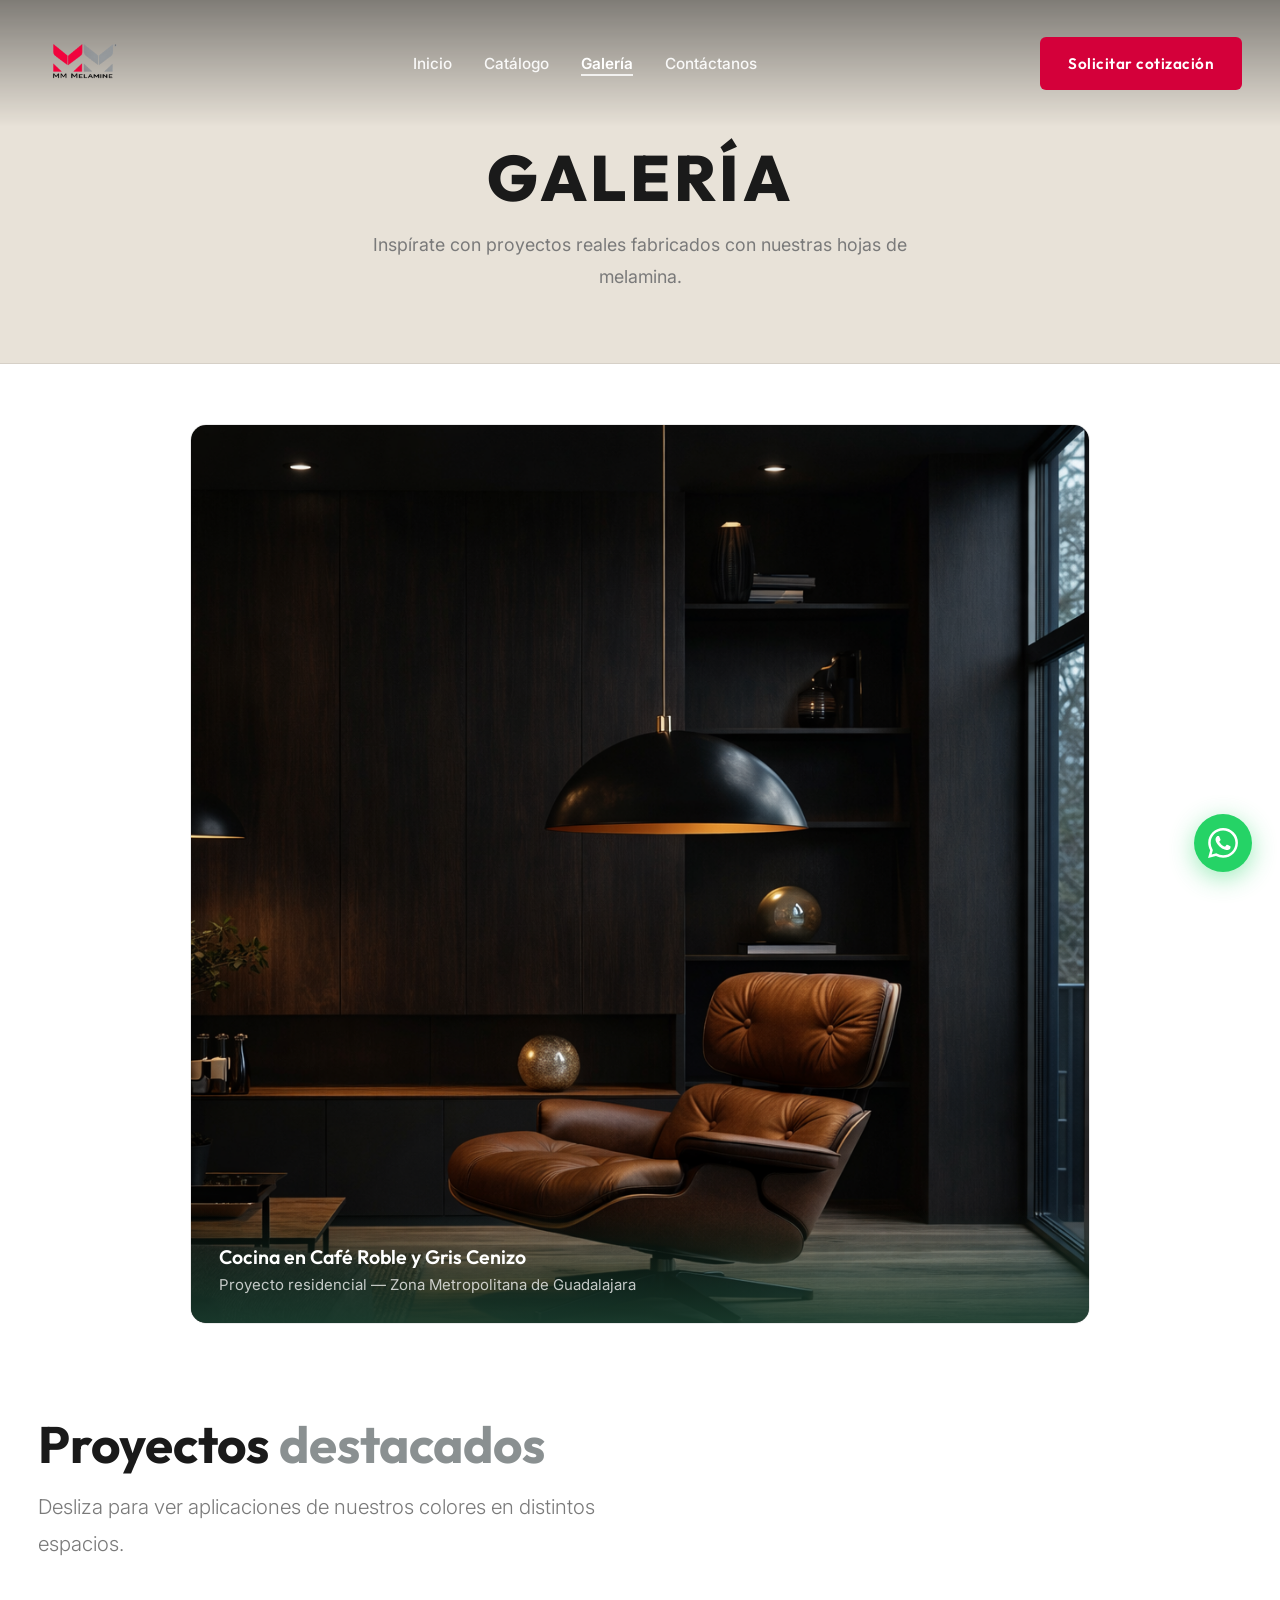
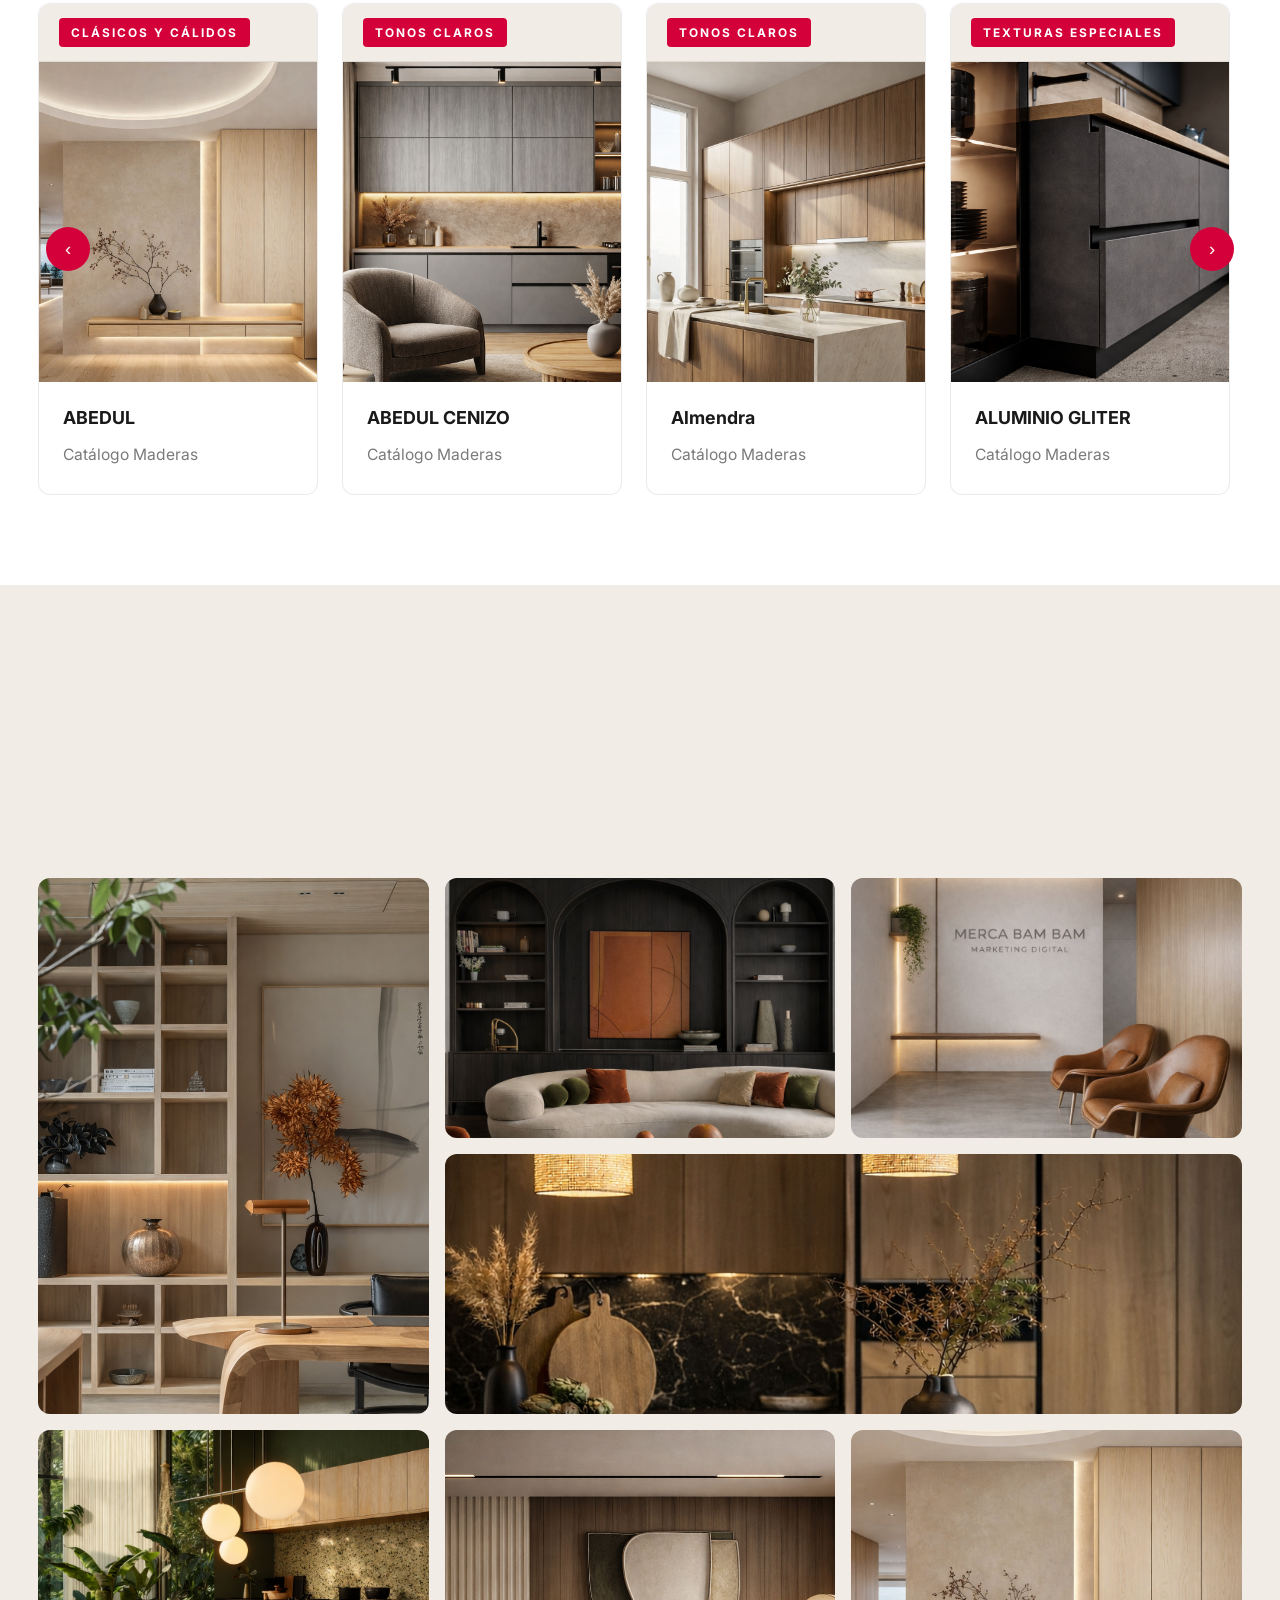
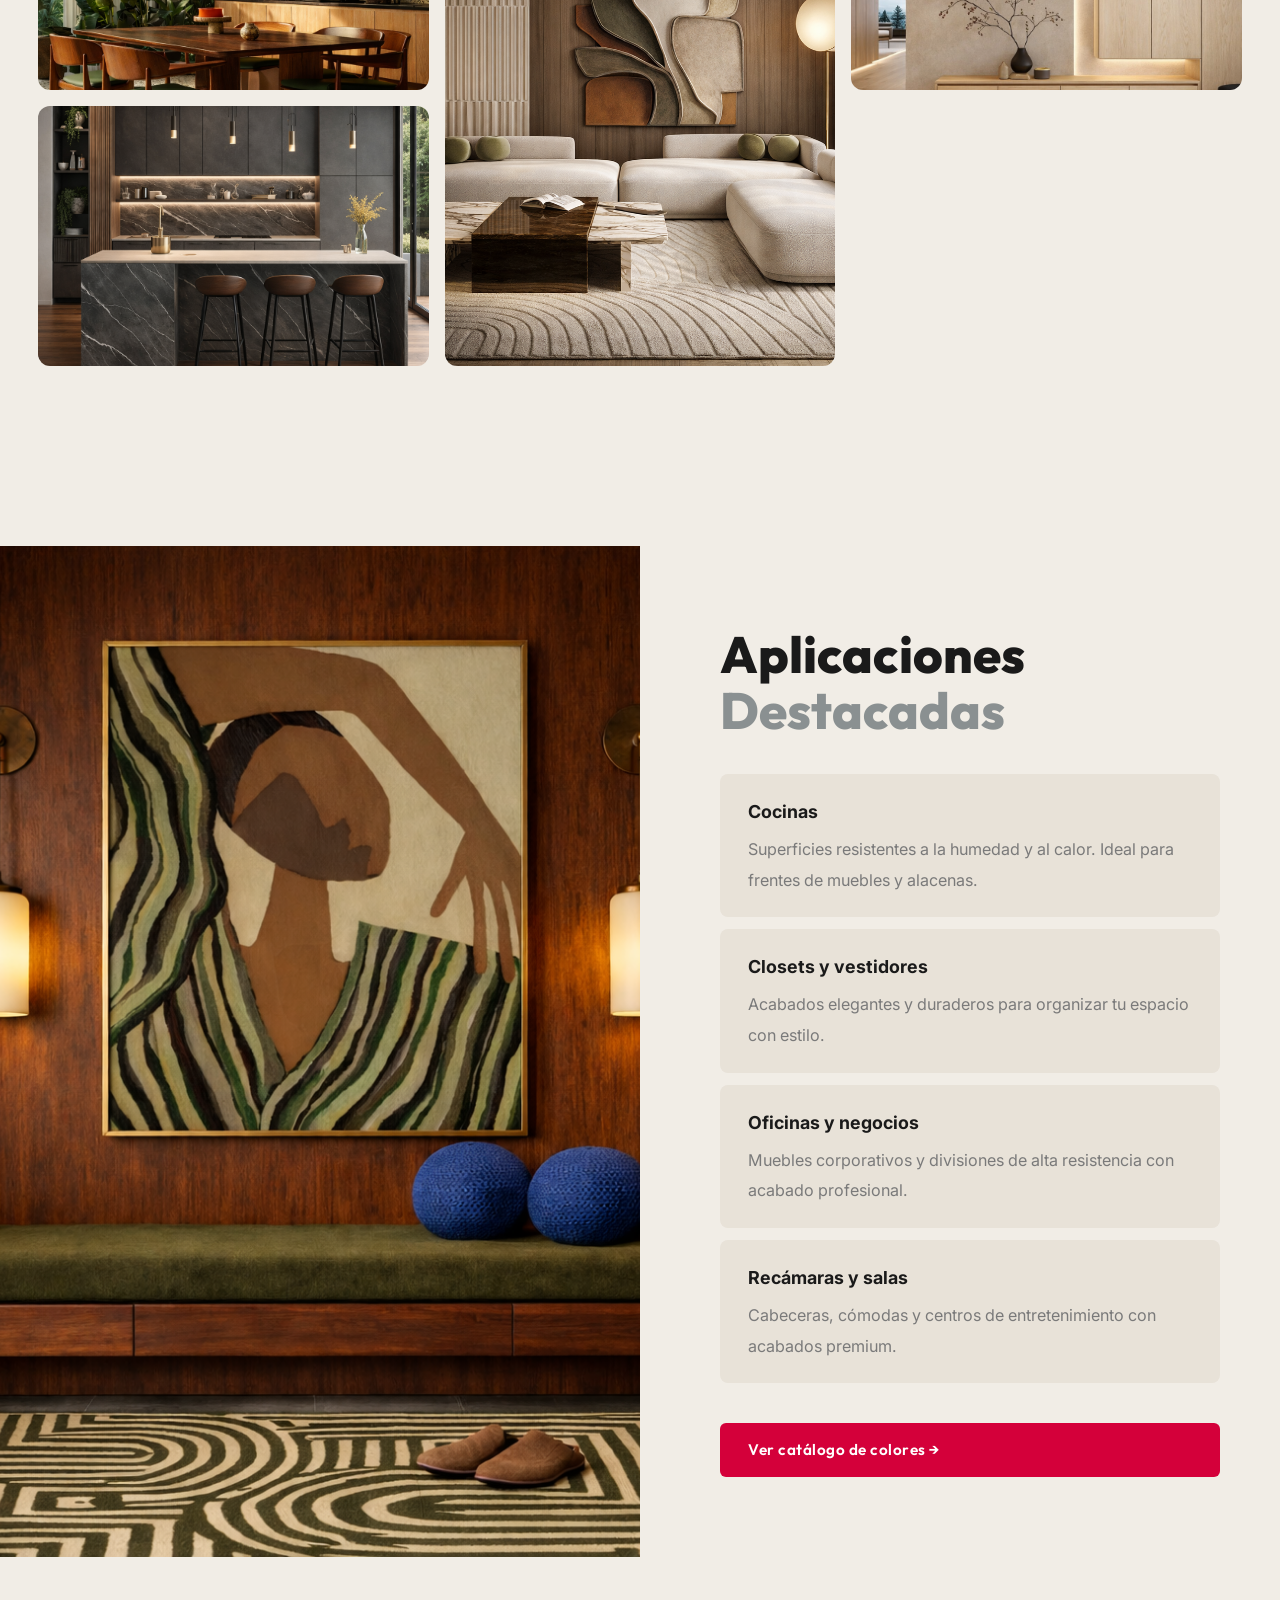
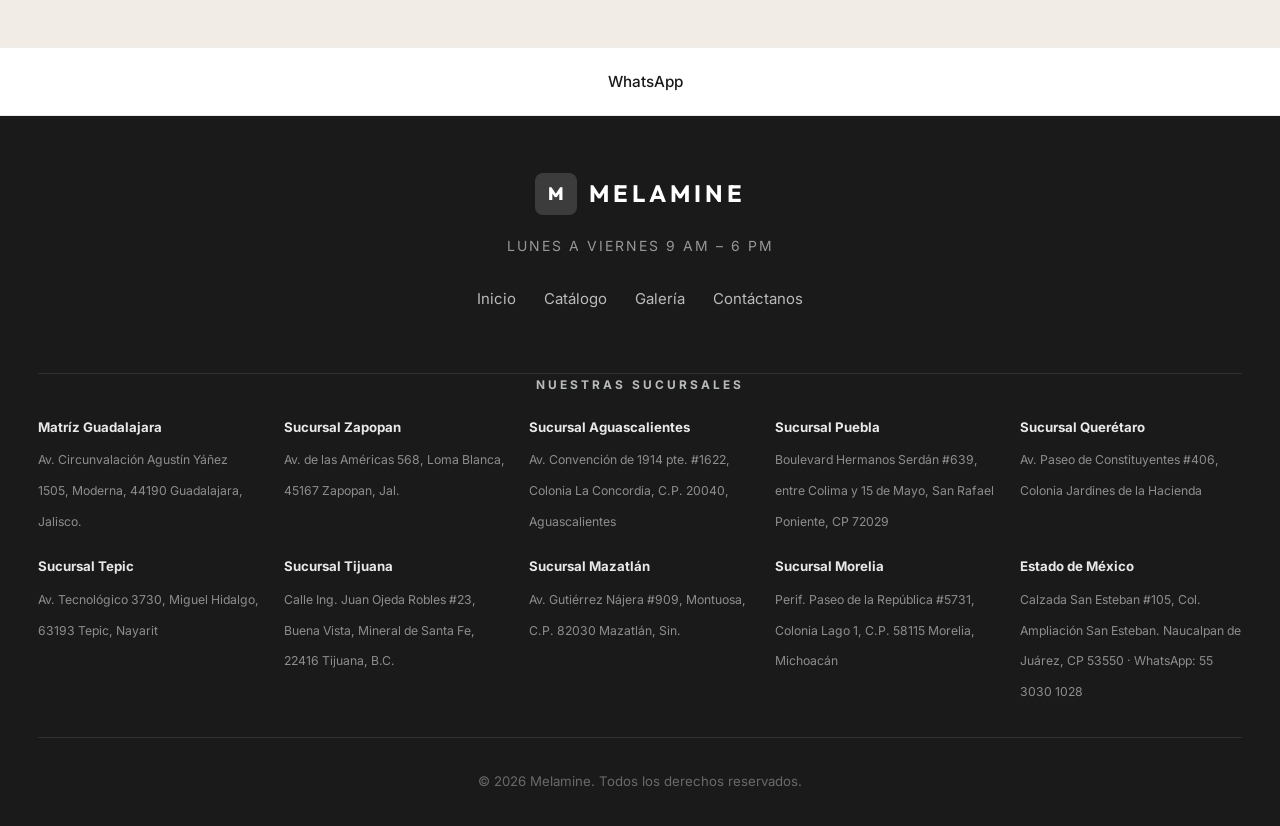
<file: html/galeria.html>
<!DOCTYPE html>
<html lang="es">

<head>
    <meta charset="UTF-8">
    <meta name="viewport" content="width=device-width, initial-scale=1.0">
    <meta name="description"
        content="Melamine – Galería de proyectos. Inspírate con cocinas, closets y espacios fabricados con nuestras melaminas.">
    <title>Galería | Melamine</title>
    <link rel="stylesheet" href="../css/base.css">
    <link rel="stylesheet" href="../css/layout.css">
    <link rel="stylesheet" href="../css/components.css">
    <link rel="stylesheet" href="../css/sections.css">
    <link rel="stylesheet" href="../css/responsive.css">
</head>

<body>

    <nav class="navbar scrolled" id="navbar">
        <div class="container">
            <a href="index.html" class="nav-logo">
                <img src="../imagenes/logoMmelamine.png" alt="MM Melamine" class="nav-logo-img">
            </a>
            <ul class="nav-links" id="navLinks">
                <li><a href="index.html">Inicio</a></li>
                <li><a href="catalogo.html">Catálogo</a></li>

                <li><a href="galeria.html" class="active">Galería</a></li>
                <li><a href="contacto.html">Contáctanos</a></li>
            </ul>
            <a href="contacto.html" class="btn btn-green nav-cta">Solicitar cotización</a>
            <button class="nav-toggle" id="navToggle"><span></span><span></span><span></span></button>
        </div>
    </nav>

    <header class="page-header">
        <div class="container">
            <h1 class="page-header-title">Galería</h1>
            <p class="page-header-desc">Inspírate con proyectos reales fabricados con nuestras hojas de melamina.</p>
        </div>
    </header>

    <!--  Hero gallery image  -->
    <section class="section section-bg-white" style="padding-top:60px; padding-bottom:0;">
        <div class="container">
            <div class="gallery-wrapper animate-on-scroll">
                <img src="../imagenes/Fotos_Madera/ENCINO%20DAKAR/ENCINO%20DAKAR%20R%20(2).png"
                    alt="Proyecto de cocina con hojas de melamina">
                <div class="gallery-caption">
                    <h3>Cocina en Café Roble y Gris Cenizo</h3>
                    <p>Proyecto residencial — Zona Metropolitana de Guadalajara</p>
                </div>
            </div>
        </div>
    </section>

    <!--  Project carousel  -->
    <section class="section solutions-section">
        <div class="container">
            <div class="solutions-header animate-on-scroll">
                <div>
                    <h2 class="section-title">Proyectos <span class="highlight-green">destacados</span></h2>
                    <p class="section-subtitle">Desliza para ver aplicaciones de nuestros colores en distintos espacios.
                    </p>
                </div>
            </div>

            <div class="solutions-slider-wrap animate-on-scroll" style="position:relative;">
                <button class="slider-nav prev" id="galPrev">&#8249;</button>
                <div class="solutions-track" id="galTrack">

                    <!-- Proyecto ABEDUL -->
                    <div class="solution-card" style="min-width:260px; cursor:pointer;" data-wood="ABEDUL"
                        data-img="../imagenes/Fotos_Madera/ABEDUL/ABEDUL%20R.png">
                        <div class="solution-card-header"><span class="solution-brand-badge">Clásicos y Cálidos</span>
                        </div>
                        <div class="solution-card-img">
                            <img src="../imagenes/Fotos_Madera/ABEDUL/ABEDUL%20R.png" alt="Textura de madera ABEDUL"
                                style="width:100%; height:100%; object-fit:cover;">
                        </div>
                        <div class="solution-card-body">
                            <strong>ABEDUL</strong>
                            <span>Catálogo Maderas</span>
                        </div>
                    </div>
                    <!-- Proyecto ABEDUL CENIZO -->
                    <div class="solution-card" style="min-width:260px; cursor:pointer;" data-wood="ABEDUL CENIZO"
                        data-img="../imagenes/Fotos_Madera/ABEDUL%20CENIZO/abedul%20cenizo%20r%20(1).png">
                        <div class="solution-card-header"><span class="solution-brand-badge">Tonos Claros</span></div>
                        <div class="solution-card-img">
                            <img src="../imagenes/Fotos_Madera/ABEDUL%20CENIZO/abedul%20cenizo%20r%20(1).png"
                                alt="Textura de madera ABEDUL CENIZO"
                                style="width:100%; height:100%; object-fit:cover;">
                        </div>
                        <div class="solution-card-body">
                            <strong>ABEDUL CENIZO</strong>
                            <span>Catálogo Maderas</span>
                        </div>
                    </div>
                    <!-- Proyecto Almendra -->
                    <div class="solution-card" style="min-width:260px; cursor:pointer;" data-wood="Almendra"
                        data-img="../imagenes/Fotos_Madera/Almendra/Almendra.png">
                        <div class="solution-card-header"><span class="solution-brand-badge">Tonos Claros</span></div>
                        <div class="solution-card-img">
                            <img src="../imagenes/Fotos_Madera/Almendra/Almendra.png" alt="Textura de madera Almendra"
                                style="width:100%; height:100%; object-fit:cover;">
                        </div>
                        <div class="solution-card-body">
                            <strong>Almendra</strong>
                            <span>Catálogo Maderas</span>
                        </div>
                    </div>
                    <!-- Proyecto ALUMINIO GLITER -->
                    <div class="solution-card" style="min-width:260px; cursor:pointer;" data-wood="ALUMINIO GLITER"
                        data-img="../imagenes/Fotos_Madera/ALUMINIO%20GLITER/alumin%20gliter%20(1).png">
                        <div class="solution-card-header"><span class="solution-brand-badge">Texturas Especiales</span>
                        </div>
                        <div class="solution-card-img">
                            <img src="../imagenes/Fotos_Madera/ALUMINIO%20GLITER/alumin%20gliter%20(1).png"
                                alt="Textura de madera ALUMINIO GLITER"
                                style="width:100%; height:100%; object-fit:cover;">
                        </div>
                        <div class="solution-card-body">
                            <strong>ALUMINIO GLITER</strong>
                            <span>Catálogo Maderas</span>
                        </div>
                    </div>
                    <!-- Proyecto AMAPA -->
                    <div class="solution-card" style="min-width:260px; cursor:pointer;" data-wood="AMAPA"
                        data-img="../imagenes/Fotos_Madera/AMAPA/AMAPA%20R.png">
                        <div class="solution-card-header"><span class="solution-brand-badge">Clásicos y Cálidos</span>
                        </div>
                        <div class="solution-card-img">
                            <img src="../imagenes/Fotos_Madera/AMAPA/AMAPA%20R.png" alt="Textura de madera AMAPA"
                                style="width:100%; height:100%; object-fit:cover;">
                        </div>
                        <div class="solution-card-body">
                            <strong>AMAPA</strong>
                            <span>Catálogo Maderas</span>
                        </div>
                    </div>
                    <!-- Proyecto AMAYA -->
                    <div class="solution-card" style="min-width:260px; cursor:pointer;" data-wood="AMAYA"
                        data-img="../imagenes/Fotos_Madera/AMAYA/amaya%20r.png">
                        <div class="solution-card-header"><span class="solution-brand-badge">Tonos Claros</span></div>
                        <div class="solution-card-img">
                            <img src="../imagenes/Fotos_Madera/AMAYA/amaya%20r.png" alt="Textura de madera AMAYA"
                                style="width:100%; height:100%; object-fit:cover;">
                        </div>
                        <div class="solution-card-body">
                            <strong>AMAYA</strong>
                            <span>Catálogo Maderas</span>
                        </div>
                    </div>
                    <!-- Proyecto BAMBÚ -->
                    <div class="solution-card" style="min-width:260px; cursor:pointer;" data-wood="BAMBÚ"
                        data-img="../imagenes/Fotos_Madera/BAMB%C3%9A/bamb%C3%BA%20r.png">
                        <div class="solution-card-header"><span class="solution-brand-badge">Texturas Especiales</span>
                        </div>
                        <div class="solution-card-img">
                            <img src="../imagenes/Fotos_Madera/BAMB%C3%9A/bamb%C3%BA%20r.png" alt="Textura de madera BAMBÚ"
                                style="width:100%; height:100%; object-fit:cover;">
                        </div>
                        <div class="solution-card-body">
                            <strong>BAMBÚ</strong>
                            <span>Catálogo Maderas</span>
                        </div>
                    </div>
                    <!-- Proyecto CAOBA -->
                    <div class="solution-card" style="min-width:260px; cursor:pointer;" data-wood="CAOBA"
                        data-img="../imagenes/Fotos_Madera/CAOBA/caoba1.png">
                        <div class="solution-card-header"><span class="solution-brand-badge">Clásicos y Cálidos</span>
                        </div>
                        <div class="solution-card-img">
                            <img src="../imagenes/Fotos_Madera/CAOBA/caoba1.png" alt="Textura de madera CAOBA"
                                style="width:100%; height:100%; object-fit:cover;">
                        </div>
                        <div class="solution-card-body">
                            <strong>CAOBA</strong>
                            <span>Catálogo Maderas</span>
                        </div>
                    </div>
                    <!-- Proyecto CAOBA RUG -->
                    <div class="solution-card" style="min-width:260px; cursor:pointer;" data-wood="CAOBA RUG"
                        data-img="../imagenes/Fotos_Madera/CAOBA%20RUG/caoba%20rug1.png">
                        <div class="solution-card-header"><span class="solution-brand-badge">Clásicos y Cálidos</span>
                        </div>
                        <div class="solution-card-img">
                            <img src="../imagenes/Fotos_Madera/CAOBA%20RUG/caoba%20rug1.png"
                                alt="Textura de madera CAOBA RUG" style="width:100%; height:100%; object-fit:cover;">
                        </div>
                        <div class="solution-card-body">
                            <strong>CAOBA RUG</strong>
                            <span>Catálogo Maderas</span>
                        </div>
                    </div>
                    <!-- Proyecto CAOBILLA -->
                    <div class="solution-card" style="min-width:260px; cursor:pointer;" data-wood="CAOBILLA"
                        data-img="../imagenes/Fotos_Madera/CAOBILLA/caobilla.png">
                        <div class="solution-card-header"><span class="solution-brand-badge">Clásicos y Cálidos</span>
                        </div>
                        <div class="solution-card-img">
                            <img src="../imagenes/Fotos_Madera/CAOBILLA/caobilla.png" alt="Textura de madera CAOBILLA"
                                style="width:100%; height:100%; object-fit:cover;">
                        </div>
                        <div class="solution-card-body">
                            <strong>CAOBILLA</strong>
                            <span>Catálogo Maderas</span>
                        </div>
                    </div>
                    <!-- Proyecto EBANO AVELLANA -->
                    <div class="solution-card" style="min-width:260px; cursor:pointer;" data-wood="EBANO AVELLANA"
                        data-img="../imagenes/Fotos_Madera/EBANO%20AVELLANA/%C3%A9bano%20av%201.png">
                        <div class="solution-card-header"><span class="solution-brand-badge">Tonos Oscuros</span></div>
                        <div class="solution-card-img">
                            <img src="../imagenes/Fotos_Madera/EBANO%20AVELLANA/%C3%A9bano%20av%201.png"
                                alt="Textura de madera EBANO AVELLANA"
                                style="width:100%; height:100%; object-fit:cover;">
                        </div>
                        <div class="solution-card-body">
                            <strong>EBANO AVELLANA</strong>
                            <span>Catálogo Maderas</span>
                        </div>
                    </div>
                    <!-- Proyecto EBANO MOKA -->
                    <div class="solution-card" style="min-width:260px; cursor:pointer;" data-wood="EBANO MOKA"
                        data-img="../imagenes/Fotos_Madera/EBANO%20MOKA/ebano%20moka.png">
                        <div class="solution-card-header"><span class="solution-brand-badge">Tonos Oscuros</span></div>
                        <div class="solution-card-img">
                            <img src="../imagenes/Fotos_Madera/EBANO%20MOKA/ebano%20moka.png"
                                alt="Textura de madera EBANO MOKA" style="width:100%; height:100%; object-fit:cover;">
                        </div>
                        <div class="solution-card-body">
                            <strong>EBANO MOKA</strong>
                            <span>Catálogo Maderas</span>
                        </div>
                    </div>
                    <!-- Proyecto Encino Algodón -->
                    <div class="solution-card" style="min-width:260px; cursor:pointer;" data-wood="Encino Algodón"
                        data-img="../imagenes/Fotos_Madera/Encino%20Algod%C3%B3n/encino%20algod%C3%B3n%20r%20(1).png">
                        <div class="solution-card-header"><span class="solution-brand-badge">Encinos y Fresnos</span>
                        </div>
                        <div class="solution-card-img">
                            <img src="../imagenes/Fotos_Madera/Encino%20Algod%C3%B3n/encino%20algod%C3%B3n%20r%20(1).png"
                                alt="Textura de madera Encino Algodón"
                                style="width:100%; height:100%; object-fit:cover;">
                        </div>
                        <div class="solution-card-body">
                            <strong>Encino Algodón</strong>
                            <span>Catálogo Maderas</span>
                        </div>
                    </div>
                    <!-- Proyecto ENCINO ALPISTE -->
                    <div class="solution-card" style="min-width:260px; cursor:pointer;" data-wood="ENCINO ALPISTE"
                        data-img="../imagenes/Fotos_Madera/ENCINO%20ALPISTE/encino%20alpiste%20(1).png">
                        <div class="solution-card-header"><span class="solution-brand-badge">Encinos y Fresnos</span>
                        </div>
                        <div class="solution-card-img">
                            <img src="../imagenes/Fotos_Madera/ENCINO%20ALPISTE/encino%20alpiste%20(1).png"
                                alt="Textura de madera ENCINO ALPISTE"
                                style="width:100%; height:100%; object-fit:cover;">
                        </div>
                        <div class="solution-card-body">
                            <strong>ENCINO ALPISTE</strong>
                            <span>Catálogo Maderas</span>
                        </div>
                    </div>
                    <!-- Proyecto Encino Avel -->
                    <div class="solution-card" style="min-width:260px; cursor:pointer;" data-wood="Encino Avel"
                        data-img="../imagenes/Fotos_Madera/Encino%20Avel/encino%20av%20r%20(1).png">
                        <div class="solution-card-header"><span class="solution-brand-badge">Encinos y Fresnos</span>
                        </div>
                        <div class="solution-card-img">
                            <img src="../imagenes/Fotos_Madera/Encino%20Avel/encino%20av%20r%20(1).png"
                                alt="Textura de madera Encino Avel" style="width:100%; height:100%; object-fit:cover;">
                        </div>
                        <div class="solution-card-body">
                            <strong>Encino Avel</strong>
                            <span>Catálogo Maderas</span>
                        </div>
                    </div>
                    <!-- Proyecto ENCINO CENIZO -->
                    <div class="solution-card" style="min-width:260px; cursor:pointer;" data-wood="ENCINO CENIZO"
                        data-img="../imagenes/Fotos_Madera/ENCINO%20CENIZO/ENCINO%20CENIZO%20R%20(1).png">
                        <div class="solution-card-header"><span class="solution-brand-badge">Encinos y Fresnos</span>
                        </div>
                        <div class="solution-card-img">
                            <img src="../imagenes/Fotos_Madera/ENCINO%20CENIZO/ENCINO%20CENIZO%20R%20(1).png"
                                alt="Textura de madera ENCINO CENIZO"
                                style="width:100%; height:100%; object-fit:cover;">
                        </div>
                        <div class="solution-card-body">
                            <strong>ENCINO CENIZO</strong>
                            <span>Catálogo Maderas</span>
                        </div>
                    </div>
                    <!-- Proyecto ENCINO DAKAR -->
                    <div class="solution-card" style="min-width:260px; cursor:pointer;" data-wood="ENCINO DAKAR"
                        data-img="../imagenes/Fotos_Madera/ENCINO%20DAKAR/ENCINO%20DAKAR%20R%20(1).png">
                        <div class="solution-card-header"><span class="solution-brand-badge">Encinos y Fresnos</span>
                        </div>
                        <div class="solution-card-img">
                            <img src="../imagenes/Fotos_Madera/ENCINO%20DAKAR/ENCINO%20DAKAR%20R%20(1).png"
                                alt="Textura de madera ENCINO DAKAR" style="width:100%; height:100%; object-fit:cover;">
                        </div>
                        <div class="solution-card-body">
                            <strong>ENCINO DAKAR</strong>
                            <span>Catálogo Maderas</span>
                        </div>
                    </div>
                    <!-- Proyecto EXPRESSO -->
                    <div class="solution-card" style="min-width:260px; cursor:pointer;" data-wood="EXPRESSO"
                        data-img="../imagenes/Fotos_Madera/EXPRESSO/EXPRESSO%20B%20(1).png">
                        <div class="solution-card-header"><span class="solution-brand-badge">Tonos Oscuros</span></div>
                        <div class="solution-card-img">
                            <img src="../imagenes/Fotos_Madera/EXPRESSO/EXPRESSO%20B%20(1).png" alt="Textura de madera EXPRESSO"
                                style="width:100%; height:100%; object-fit:cover;">
                        </div>
                        <div class="solution-card-body">
                            <strong>EXPRESSO</strong>
                            <span>Catálogo Maderas</span>
                        </div>
                    </div>
                    <!-- Proyecto FRESNO -->
                    <div class="solution-card" style="min-width:260px; cursor:pointer;" data-wood="FRESNO"
                        data-img="../imagenes/Fotos_Madera/FRESNO/FRESNO%20R%20(1).png">
                        <div class="solution-card-header"><span class="solution-brand-badge">Encinos y Fresnos</span>
                        </div>
                        <div class="solution-card-img">
                            <img src="../imagenes/Fotos_Madera/FRESNO/FRESNO%20R%20(1).png" alt="Textura de madera FRESNO"
                                style="width:100%; height:100%; object-fit:cover;">
                        </div>
                        <div class="solution-card-body">
                            <strong>FRESNO</strong>
                            <span>Catálogo Maderas</span>
                        </div>
                    </div>
                    <!-- Proyecto Fresno Avena -->
                    <div class="solution-card" style="min-width:260px; cursor:pointer;" data-wood="Fresno Avena"
                        data-img="../imagenes/Fotos_Madera/Fresno%20Avena/fresno%20avena%201.png">
                        <div class="solution-card-header"><span class="solution-brand-badge">Encinos y Fresnos</span>
                        </div>
                        <div class="solution-card-img">
                            <img src="../imagenes/Fotos_Madera/Fresno%20Avena/fresno%20avena%201.png"
                                alt="Textura de madera Fresno Avena" style="width:100%; height:100%; object-fit:cover;">
                        </div>
                        <div class="solution-card-body">
                            <strong>Fresno Avena</strong>
                            <span>Catálogo Maderas</span>
                        </div>
                    </div>
                    <!-- Proyecto LINO SERRA -->
                    <div class="solution-card" style="min-width:260px; cursor:pointer;" data-wood="LINO SERRA"
                        data-img="../imagenes/Fotos_Madera/LINO%20SERRA/LINO%20SERRA%202.png">
                        <div class="solution-card-header"><span class="solution-brand-badge">Texturas Especiales</span>
                        </div>
                        <div class="solution-card-img">
                            <img src="../imagenes/Fotos_Madera/LINO%20SERRA/LINO%20SERRA%202.png"
                                alt="Textura de madera LINO SERRA" style="width:100%; height:100%; object-fit:cover;">
                        </div>
                        <div class="solution-card-body">
                            <strong>LINO SERRA</strong>
                            <span>Catálogo Maderas</span>
                        </div>
                    </div>
                    <!-- Proyecto LINO SUAVE -->
                    <div class="solution-card" style="min-width:260px; cursor:pointer;" data-wood="LINO SUAVE"
                        data-img="../imagenes/Fotos_Madera/LINO%20SUAVE/muestra.png">
                        <div class="solution-card-header"><span class="solution-brand-badge">Texturas Especiales</span>
                        </div>
                        <div class="solution-card-img">
                            <img src="../imagenes/Fotos_Madera/LINO%20SUAVE/muestra.png"
                                alt="Textura de madera LINO SUAVE" style="width:100%; height:100%; object-fit:cover;">
                        </div>
                        <div class="solution-card-body">
                            <strong>LINO SUAVE</strong>
                            <span>Catálogo Maderas</span>
                        </div>
                    </div>
                    <!-- Proyecto LOMBARDÍA -->
                    <div class="solution-card" style="min-width:260px; cursor:pointer;" data-wood="LOMBARDÍA"
                        data-img="../imagenes/Fotos_Madera/LOMBARD%C3%8DA/LOMBARD%C3%8DA%20R%20(1).png">
                        <div class="solution-card-header"><span class="solution-brand-badge">Tonos Oscuros</span></div>
                        <div class="solution-card-img">
                            <img src="../imagenes/Fotos_Madera/LOMBARD%C3%8DA/LOMBARD%C3%8DA%20R%20(1).png"
                                alt="Textura de madera LOMBARDÍA" style="width:100%; height:100%; object-fit:cover;">
                        </div>
                        <div class="solution-card-body">
                            <strong>LOMBARDÍA</strong>
                            <span>Catálogo Maderas</span>
                        </div>
                    </div>
                    <!-- Proyecto Roble Avellana -->
                    <div class="solution-card" style="min-width:260px; cursor:pointer;" data-wood="Roble Avellana"
                        data-img="../imagenes/Fotos_Madera/Roble%20Avellana/roble%20avellana%20r%20(1).png">
                        <div class="solution-card-header"><span class="solution-brand-badge">Tonos Claros</span></div>
                        <div class="solution-card-img">
                            <img src="../imagenes/Fotos_Madera/Roble%20Avellana/roble%20avellana%20r%20(1).png"
                                alt="Textura de madera Roble Avellana"
                                style="width:100%; height:100%; object-fit:cover;">
                        </div>
                        <div class="solution-card-body">
                            <strong>Roble Avellana</strong>
                            <span>Catálogo Maderas</span>
                        </div>
                    </div>
                    <!-- Proyecto VIZCAYA -->
                    <div class="solution-card" style="min-width:260px; cursor:pointer;" data-wood="VIZCAYA"
                        data-img="../imagenes/Fotos_Madera/VIZCAYA/VIZCAYA%20R%20(1).png">
                        <div class="solution-card-header"><span class="solution-brand-badge">Tonos Claros</span></div>
                        <div class="solution-card-img">
                            <img src="../imagenes/Fotos_Madera/VIZCAYA/VIZCAYA%20R%20(1).png" alt="Textura de madera VIZCAYA"
                                style="width:100%; height:100%; object-fit:cover;">
                        </div>
                        <div class="solution-card-body">
                            <strong>VIZCAYA</strong>
                            <span>Catálogo Maderas</span>
                        </div>
                    </div>
                </div>
                <button class="slider-nav next" id="galNext">&#8250;</button>
            </div>
        </div>
    </section>

    <!--  Galería completa – Photo masonry grid  -->
    <section class="section photo-grid-section">
        <div class="container">
            <div class="section-header animate-on-scroll" style="text-align:center;">
                <h2 class="section-title">Galería <span class="highlight-green">completa</span></h2>
                <p class="section-subtitle" style="margin:12px auto 0;">Espacios reales fabricados con nuestras
                    melaminas. Fotos próximamente.</p>
            </div>
            <div class="photo-masonry animate-on-scroll">

                <!-- Slot 1 - tall + madera -->
                <div class="photo-slot tall madera">
                    <img src="../imagenes/Fotos_Madera/Encino%20Algod%C3%B3n/encino%20algod%C3%B3n%20r%20(3).png"
                        alt="Cocina" style="width:100%;height:100%;object-fit:cover;display:block;">
                    <div class="photo-slot-caption">Cocina en Café Roble</div>
                </div>

                <!-- Slot 2 -->
                <div class="photo-slot gris">
                    <img src="../imagenes/Fotos_Madera/ENCINO%20CENIZO/ENCINO%20CENIZO%20R%20(1).png" alt="Sala"
                        style="width:100%;height:100%;object-fit:cover;display:block;">
                    <div class="photo-slot-caption">Centro de entretenimiento Gris</div>
                </div>

                <!-- Slot 3 -->
                <div class="photo-slot blanco">
                    <img src="../imagenes/Fotos_Madera/Fresno%20Avena/fresno%20avena%202.png" alt="Cocina"
                        style="width:100%;height:100%;object-fit:cover;display:block;">
                    <div class="photo-slot-caption">Cocina Blanco Brilloso</div>
                </div>

                <!-- Slot 4 - wide -->
                <div class="photo-slot wide madera">
                    <img src="../imagenes/Fotos_Madera/Roble%20Avellana/roble%20avellana%20r%20(2).png" alt="Closet"
                        style="width:100%;height:100%;object-fit:cover;display:block;">
                    <div class="photo-slot-caption">Vestidor en Café Roble</div>
                </div>

                <!-- Slot 5 -->
                <div class="photo-slot blanco">
                    <img src="../imagenes/Fotos_Madera/ENCINO%20ALPISTE/encino%20alpiste%20(2).png" alt="Oficina"
                        style="width:100%;height:100%;object-fit:cover;display:block;">
                    <div class="photo-slot-caption">Escritorio oficina corporativa</div>
                </div>

                <!-- Slot 6 - tall + gris -->
                <div class="photo-slot tall gris">
                    <img src="../imagenes/Fotos_Madera/LOMBARD%C3%8DA/LOMBARD%C3%8DA%20R%20(1).png" alt="Recámara"
                        style="width:100%;height:100%;object-fit:cover;display:block;">
                    <div class="photo-slot-caption">Recámara Gris Cenizo</div>
                </div>

                <!-- Slot 7 -->
                <div class="photo-slot madera">
                    <img src="../imagenes/Fotos_Madera/ABEDUL/ABEDUL%20R.png" alt="Alacena"
                        style="width:100%;height:100%;object-fit:cover;display:block;">
                    <div class="photo-slot-caption">Alacena en Arena</div>
                </div>

                <!-- Slot 8 -->
                <div class="photo-slot verde">
                    <img src="../imagenes/Fotos_Madera/VIZCAYA/VIZCAYA%20R%20(1).png" alt="Local comercial"
                        style="width:100%;height:100%;object-fit:cover;display:block;">
                    <div class="photo-slot-caption">Mueble comercial</div>
                </div>

            </div>
        </div>
    </section>

    <!--  Applications split – McCorry certifications style  -->
    <section class="certs-section section">
        <div class="certs-layout">
            <div class="certs-image-col">
                <img src="../imagenes/Fotos_Madera/CAOBA/caoba3.png" alt="Aplicación de melamina"
                    style="width:100%; height:100%; object-fit:cover; display:block; min-height:550px;">
            </div>
            <div class="certs-content-col animate-on-scroll">
                <h2 class="certs-title">Aplicaciones<br><span class="highlight-green">Destacadas</span></h2>
                <div class="cert-block">
                    <strong>Cocinas</strong>
                    <span>Superficies resistentes a la humedad y al calor. Ideal para frentes de muebles y
                        alacenas.</span>
                </div>
                <div class="cert-block">
                    <strong>Closets y vestidores</strong>
                    <span>Acabados elegantes y duraderos para organizar tu espacio con estilo.</span>
                </div>
                <div class="cert-block">
                    <strong>Oficinas y negocios</strong>
                    <span>Muebles corporativos y divisiones de alta resistencia con acabado profesional.</span>
                </div>
                <div class="cert-block">
                    <strong>Recámaras y salas</strong>
                    <span>Cabeceras, cómodas y centros de entretenimiento con acabados premium.</span>
                </div>
                <a href="catalogo.html" class="btn btn-green" style="margin-top:28px;">Ver catálogo de colores →</a>
            </div>
        </div>
    </section>

    <!-- WhatsApp float -->
    <a href="https://wa.me/523325823924?text=%C2%A1Hola!%20%F0%9F%91%8B%20Bienvenido%20a%20Melamine"
        class="whatsapp-float" target="_blank" rel="noopener" aria-label="WhatsApp">
        <svg viewBox="0 0 24 24" fill="currentColor">
            <path
                d="M17.472 14.382c-.297-.149-1.758-.867-2.03-.967-.273-.099-.471-.148-.67.15-.197.297-.767.966-.94 1.164-.173.199-.347.223-.644.075-.297-.15-1.255-.463-2.39-1.475-.883-.788-1.48-1.761-1.653-2.059-.173-.297-.018-.458.13-.606.134-.133.298-.347.446-.52.149-.174.198-.298.298-.497.099-.198.05-.371-.025-.52-.075-.149-.669-1.612-.916-2.207-.242-.579-.487-.5-.669-.51-.173-.008-.371-.01-.57-.01-.198 0-.52.074-.792.372-.272.297-1.04 1.016-1.04 2.479 0 1.462 1.065 2.875 1.213 3.074.149.198 2.096 3.2 5.077 4.487.709.306 1.262.489 1.694.625.712.227 1.36.195 1.871.118.571-.085 1.758-.719 2.006-1.413.248-.694.248-1.289.173-1.413-.074-.124-.272-.198-.57-.347m-5.421 7.403h-.004a9.87 9.87 0 01-5.031-1.378l-.361-.214-3.741.982.998-3.648-.235-.374a9.86 9.86 0 01-1.51-5.26c.001-5.45 4.436-9.884 9.888-9.884 2.64 0 5.122 1.03 6.988 2.898a9.825 9.825 0 012.893 6.994c-.003 5.45-4.437 9.884-9.885 9.884m8.413-18.297A11.815 11.815 0 0012.05 0C5.495 0 .16 5.335.157 11.892c0 2.096.547 4.142 1.588 5.945L.057 24l6.305-1.654a11.882 11.882 0 005.683 1.448h.005c6.554 0 11.89-5.335 11.893-11.893a11.821 11.821 0 00-3.48-8.413z" />
        </svg>
    </a>

    <div class="contact-bar">
        <div class="contact-bar-inner">
            <div class="contact-bar-item"><span></span><a href="https://wa.me/523325823924?text=%C2%A1Hola!%20%F0%9F%91%8B%20Bienvenido%20a%20Melamine"
                    target="_blank">WhatsApp</a></div>
        </div>
    </div>

    <footer class="footer">
        <div class="container">
            <div class="footer-top">
                <div class="footer-logo">
                    <div class="footer-logo-icon">M</div><span class="footer-logo-text">MELAMINE</span>
                </div>
                <p class="footer-hours">Lunes a Viernes 9 AM – 6 PM</p>
                <nav class="footer-nav">
                    <a href="index.html">Inicio</a><a href="catalogo.html">Catálogo</a><a
                        href="galeria.html">Galería</a><a
                        href="contacto.html">Contáctanos</a>
                </nav>

            </div>
            <div class="footer-locations">
                <p class="footer-locations-title">Nuestras Sucursales</p>
                <div class="footer-locations-grid">
                    <div class="footer-location"><strong>Matríz Guadalajara</strong><span>Av. Circunvalación Agustín Yáñez 1505, Moderna, 44190 Guadalajara, Jalisco.</span></div>
                    <div class="footer-location"><strong>Sucursal Zapopan</strong><span>Av. de las Américas 568, Loma Blanca, 45167 Zapopan, Jal.</span></div>
                    <div class="footer-location"><strong>Sucursal Aguascalientes</strong><span>Av. Convención de 1914 pte. #1622, Colonia La Concordia, C.P. 20040, Aguascalientes</span></div>
                    <div class="footer-location"><strong>Sucursal Puebla</strong><span>Boulevard Hermanos Serdán #639, entre Colima y 15 de Mayo, San Rafael Poniente, CP 72029</span></div>
                    <div class="footer-location"><strong>Sucursal Querétaro</strong><span>Av. Paseo de Constituyentes #406, Colonia Jardines de la Hacienda</span></div>
                    <div class="footer-location"><strong>Sucursal Tepic</strong><span>Av. Tecnológico 3730, Miguel Hidalgo, 63193 Tepic, Nayarit</span></div>
                    <div class="footer-location"><strong>Sucursal Tijuana</strong><span>Calle Ing. Juan Ojeda Robles #23, Buena Vista, Mineral de Santa Fe, 22416 Tijuana, B.C.</span></div>
                    <div class="footer-location"><strong>Sucursal Mazatlán</strong><span>Av. Gutiérrez Nájera #909, Montuosa, C.P. 82030 Mazatlán, Sin.</span></div>
                    <div class="footer-location"><strong>Sucursal Morelia</strong><span>Perif. Paseo de la República #5731, Colonia Lago 1, C.P. 58115 Morelia, Michoacán</span></div>
                    <div class="footer-location"><strong>Estado de México</strong><span>Calzada San Esteban #105, Col. Ampliación San Esteban. Naucalpan de Juárez, CP 53550 · WhatsApp: 55 3030 1028</span></div>
                </div>
            </div>
            <div class="footer-bottom">&copy; 2026 Melamine. Todos los derechos reservados.</div>
        </div>
    </footer>

    <script>
        const navbar = document.getElementById('navbar');
        window.addEventListener('scroll', () => navbar.classList.toggle('scrolled', window.scrollY > 60));
        const navToggle = document.getElementById('navToggle');
        const navLinks = document.getElementById('navLinks');
        navToggle.addEventListener('click', () => {
            navLinks.classList.toggle('active');
            const s = navToggle.querySelectorAll('span');
            navToggle.classList.toggle('open');
            if (navToggle.classList.contains('open')) { s[0].style.transform = 'rotate(45deg) translate(5px,5px)'; s[1].style.opacity = '0'; s[2].style.transform = 'rotate(-45deg) translate(5px,-5px)'; }
            else { s[0].style.transform = 'none'; s[1].style.opacity = '1'; s[2].style.transform = 'none'; }
        });

        // Gallery slider
        const galTrack = document.getElementById('galTrack');
        let galOffset = 0;
        function getGalCardW() { const c = galTrack.querySelector('.solution-card'); return c ? c.offsetWidth + 24 : 340; }
        function updateGal(dir) {
            const maxOffset = -(galTrack.scrollWidth - galTrack.parentElement.offsetWidth);
            galOffset = Math.max(maxOffset, Math.min(0, galOffset + dir * -getGalCardW()));
            galTrack.style.transform = `translateX(${galOffset}px)`;
            galTrack.style.transition = 'transform 0.5s ease';
        }
        document.getElementById('galPrev').addEventListener('click', () => updateGal(-1));
        document.getElementById('galNext').addEventListener('click', () => updateGal(1));

        const observer = new IntersectionObserver(entries => {
            entries.forEach(e => { if (e.isIntersecting) { e.target.classList.add('visible'); observer.unobserve(e.target); } });
        }, { threshold: 0.12 });
        document.querySelectorAll('.animate-on-scroll').forEach(el => observer.observe(el));
    </script>
</body>

</html>
</file>
<file: css/base.css>
/* =========================================
   SECTION COMMONS
   ========================================= */
.section {
  padding: 90px 0;
}

.section-bg-cream {
  background: var(--bg-cream);
}

.section-bg-white {
  background: var(--bg-white);
}

.section-bg-green {
  background: var(--green-dark);
}

.section-header {
  margin-bottom: 56px;
}

.section-title {
  font-size: clamp(2.2rem, 4vw, 3.2rem);
  font-weight: 700;
  line-height: 1.2;
}

.section-subtitle {
  font-size: 1.2rem;
  color: var(--text-muted);
  max-width: 600px;
  margin-top: 14px;
  font-weight: 300;
}
</file>
<file: css/layout.css>
/* =========================================
   NAVBAR
   ========================================= */
.navbar {
  position: fixed;
  top: 0;
  left: 0;
  width: 100%;
  z-index: 1000;
  padding: 18px 0;
  transition: var(--transition);
  /* Subtle gradient so links are visible over dark hero */
  background: linear-gradient(to bottom, rgba(0, 0, 0, 0.45) 0%, transparent 100%);
}

.navbar.scrolled {
  background: rgba(241, 237, 230, 0.97);
  backdrop-filter: blur(16px);
  -webkit-backdrop-filter: blur(16px);
  box-shadow: 0 1px 20px rgba(0, 0, 0, 0.07);
  padding: 10px 0;
}

.navbar .container {
  display: flex;
  align-items: center;
  justify-content: space-between;
}

.nav-logo {
  display: flex;
  align-items: center;
  gap: 10px;
}

.nav-logo-img {
  height: 91px;
  width: auto;
  object-fit: contain;
  border-radius: 4px;
}


.nav-links {
  display: flex;
  align-items: center;
  gap: 32px;
}

/* Nav links: white on hero, dark when scrolled */
.nav-links a {
  font-family: var(--font-body);
  font-size: 0.9rem;
  font-weight: 500;
  color: rgba(255, 255, 255, 0.92);
  transition: var(--transition);
  position: relative;
}

.navbar.scrolled .nav-links a {
  color: var(--text-dark);
}

.nav-links a:hover {
  color: #fff;
  opacity: 0.75;
}

.navbar.scrolled .nav-links a:hover {
  color: var(--green-mid);
  opacity: 1;
}

.nav-links a.active {
  color: #fff;
  font-weight: 600;
}

.navbar.scrolled .nav-links a.active {
  color: var(--green-mid);
}

.nav-links a::after {
  content: '';
  position: absolute;
  bottom: -3px;
  left: 0;
  width: 0;
  height: 2px;
  background: rgba(255, 255, 255, 0.8);
  transition: var(--transition);
}

.navbar.scrolled .nav-links a::after {
  background: var(--green-mid);
}

.nav-links a:hover::after,
.nav-links a.active::after {
  width: 100%;
}

.nav-cta {
  padding: 9px 22px;
  font-size: 0.85rem;
}

/* Mobile toggle */
.nav-toggle {
  display: none;
  flex-direction: column;
  gap: 5px;
  cursor: pointer;
  background: none;
  border: none;
  padding: 4px;
}

.nav-toggle span {
  width: 24px;
  height: 2px;
  background: #fff;
  transition: var(--transition);
  border-radius: 2px;
}

.navbar.scrolled .nav-toggle span {
  background: var(--text-dark);
}

/* =========================================
   HERO – Full-width slider-style
   ========================================= */
.hero {
  position: relative;
  height: 100vh;
  min-height: 680px;
  overflow: hidden;
  background: #1a1a1a;
  /* dark fallback */
}

.hero-slides {
  position: relative;
  width: 100%;
  height: 100%;
}

.hero-slide {
  position: absolute;
  inset: 0;
  opacity: 0;
  transition: opacity 1.2s ease;
}

.hero-slide.active {
  opacity: 1;
}

.hero-slide img {
  width: 100%;
  height: 100%;
  object-fit: cover;
}

.hero-overlay {
  position: absolute;
  inset: 0;
  background: transparent;
  z-index: 1;
}

.hero-content {
  position: absolute;
  top: 50%;
  left: 50%;
  transform: translate(-50%, -50%);
  z-index: 2;
  max-width: 620px;
  width: 90%;
  text-align: center;
  display: flex;
  flex-direction: column;
  align-items: center;
}

.hero-tag {
  display: inline-block;
  background: rgba(255, 255, 255, 0.12);
  border: 1px solid rgba(255, 255, 255, 0.25);
  backdrop-filter: blur(8px);
  border-radius: 4px;
  padding: 5px 16px;
  font-size: 0.75rem;
  font-weight: 600;
  letter-spacing: 3px;
  text-transform: uppercase;
  color: var(--gold-light);
  margin-bottom: 22px;
}

.hero-content h1 {
  font-size: clamp(2.4rem, 5.5vw, 4.2rem);
  font-weight: 800;
  color: #ffffff;
  line-height: 1.1;
  margin-bottom: 18px;
}

.hero-content h1 span {
  color: var(--gold-light);
}

.hero-content p {
  font-size: 1.05rem;
  color: rgba(255, 255, 255, 0.8);
  margin-bottom: 32px;
  font-weight: 300;
  line-height: 1.7;
}

/* Slider nav arrows */
.hero-arrow {
  position: absolute;
  top: 50%;
  z-index: 3;
  transform: translateY(-50%);
  width: 46px;
  height: 46px;
  background: rgba(255, 255, 255, 0.12);
  border: 1px solid rgba(255, 255, 255, 0.25);
  border-radius: 50%;
  display: flex;
  align-items: center;
  justify-content: center;
  cursor: pointer;
  color: #fff;
  font-size: 1.2rem;
  transition: var(--transition);
  backdrop-filter: blur(6px);
}

.hero-arrow:hover {
  background: rgba(255, 255, 255, 0.25);
}

.hero-arrow.prev {
  left: 28px;
}

.hero-arrow.next {
  right: 28px;
}

/* Slider dots */
.hero-dots {
  position: absolute;
  bottom: 32px;
  left: 50%;
  transform: translateX(-50%);
  z-index: 3;
  display: flex;
  gap: 10px;
}

.hero-dot {
  width: 10px;
  height: 10px;
  border-radius: 50%;
  background: rgba(255, 255, 255, 0.4);
  cursor: pointer;
  border: none;
  transition: var(--transition);
}

.hero-dot.active {
  background: #fff;
  transform: scale(1.2);
}

/* Scroll cue */
.hero-scroll {
  position: absolute;
  bottom: 32px;
  right: 42px;
  z-index: 3;
  writing-mode: vertical-lr;
  font-size: 0.65rem;
  letter-spacing: 3px;
  text-transform: uppercase;
  color: rgba(255, 255, 255, 0.5);
  display: flex;
  align-items: center;
  gap: 10px;
}

.hero-scroll::before {
  content: '';
  width: 1px;
  height: 50px;
  background: rgba(255, 255, 255, 0.3);
}

/* =========================================
   CONTACT BAR (above footer)
   ========================================= */
.contact-bar {
  background: var(--bg-white);
  border-top: 1px solid var(--divider);
  border-bottom: 1px solid var(--divider);
  padding: 20px 0;
}

.contact-bar-inner {
  display: flex;
  align-items: center;
  justify-content: center;
  gap: 36px;
  flex-wrap: wrap;
}

.contact-bar-item {
  display: flex;
  align-items: center;
  gap: 10px;
  font-size: 0.9rem;
  color: var(--text-dark);
  font-weight: 500;
}

.contact-bar-item svg {
  color: var(--green-mid);
}

/* =========================================
   FOOTER – deep forest green
   ========================================= */
.footer {
  background: var(--bg-footer);
  padding: 56px 0 32px;
}

.footer-top {
  display: flex;
  flex-direction: column;
  align-items: center;
  text-align: center;
  padding-bottom: 32px;
  border-bottom: 1px solid rgba(255, 255, 255, 0.1);
}

.footer-logo {
  display: flex;
  align-items: center;
  gap: 12px;
  margin-bottom: 18px;
}

.footer-logo-icon {
  width: 42px;
  height: 42px;
  background: rgba(255, 255, 255, 0.15);
  border-radius: 8px;
  display: flex;
  align-items: center;
  justify-content: center;
  font-family: var(--font-heading);
  font-weight: 800;
  font-size: 18px;
  color: #fff;
}

.footer-logo-text {
  font-family: var(--font-heading);
  font-weight: 700;
  font-size: 1.4rem;
  letter-spacing: 4px;
  color: #fff;
}

.footer-hours {
  font-size: 0.82rem;
  color: rgba(255, 255, 255, 0.55);
  letter-spacing: 2px;
  text-transform: uppercase;
  margin-bottom: 28px;
}

.footer-nav {
  display: flex;
  gap: 28px;
  flex-wrap: wrap;
  justify-content: center;
  margin-bottom: 28px;
}

.footer-nav a {
  font-size: 0.88rem;
  color: rgba(255, 255, 255, 0.7);
  transition: var(--transition);
}

.footer-nav a:hover {
  color: #fff;
}

.footer-social {
  display: flex;
  gap: 16px;
}

.footer-social a {
  width: 40px;
  height: 40px;
  border-radius: 50%;
  background: rgba(255, 255, 255, 0.1);
  display: flex;
  align-items: center;
  justify-content: center;
  color: rgba(255, 255, 255, 0.75);
  font-size: 0.95rem;
  transition: var(--transition);
}

.footer-social a:hover {
  background: rgba(255, 255, 255, 0.25);
  color: #fff;
}

.footer-bottom {
  margin-top: 28px;
  text-align: center;
  font-size: 0.78rem;
  color: rgba(255, 255, 255, 0.35);
}

/* =========================================
   FOOTER LOCATIONS GRID
   ========================================= */
.footer-locations {
  width: 100%;
  margin: 0 0 32px;
  padding-bottom: 32px;
  border-bottom: 1px solid rgba(255, 255, 255, 0.1);
}

.footer-locations-title {
  font-size: 0.7rem;
  font-weight: 700;
  letter-spacing: 3px;
  text-transform: uppercase;
  color: var(--gold-light);
  margin-bottom: 20px;
  text-align: center;
}

.footer-locations-grid {
  display: grid;
  grid-template-columns: repeat(auto-fill, minmax(200px, 1fr));
  gap: 20px 24px;
  text-align: left;
}

.footer-location strong {
  display: block;
  font-size: 0.78rem;
  font-weight: 700;
  color: rgba(255, 255, 255, 0.9);
  margin-bottom: 4px;
}

.footer-location span {
  font-size: 0.72rem;
  color: rgba(255, 255, 255, 0.5);
  line-height: 1.6;
}

/* =========================================
   PAGE HEADERS (inner pages)
   ========================================= */
.page-header {
  padding: 140px 0 70px;
  background: var(--bg-cream-mid);
  text-align: center;
  border-bottom: 1px solid var(--divider);
}

.page-header-title {
  font-size: clamp(2.5rem, 5vw, 3.8rem);
  font-weight: 800;
  text-transform: uppercase;
  letter-spacing: 4px;
  color: var(--text-dark);
  margin-bottom: 12px;
}

.page-header-desc {
  font-size: 1.05rem;
  color: var(--text-muted);
  max-width: 560px;
  margin: 0 auto;
}

/* =========================================
   ANNOUNCEMENT BAR
   ========================================= */
.announcement-bar {
  background: var(--green-dark);
  color: rgba(255, 255, 255, 0.85);
  padding: 9px 0;
  font-size: 0.78rem;
  letter-spacing: 0.5px;
  border-bottom: 1px solid rgba(255,255,255,0.08);
}

.announcement-inner {
  max-width: var(--container);
  margin: 0 auto;
  padding: 0 28px;
  display: flex;
  align-items: center;
  justify-content: center;
  gap: 20px;
  flex-wrap: wrap;
}

.announcement-inner a {
  color: var(--gold-light);
  font-weight: 600;
}

.ann-sep {
  color: rgba(255,255,255,0.25);
}
</file>
<file: css/components.css>
/* ── Buttons ── */
.btn {
  display: inline-flex;
  align-items: center;
  gap: 8px;
  padding: 13px 28px;
  border-radius: var(--radius-btn);
  font-family: var(--font-heading);
  font-weight: 600;
  font-size: 0.9rem;
  letter-spacing: 0.5px;
  border: none;
  cursor: pointer;
  transition: var(--transition);
}

.btn-green {
  background: var(--green-dark);
  color: #fff;
}

.btn-green:hover {
  background: var(--green-mid);
  transform: translateY(-2px);
}

.btn-outline-dark {
  background: transparent;
  border: 2px solid var(--green-dark);
  color: var(--green-dark);
}

.btn-outline-dark:hover {
  background: var(--green-dark);
  color: #fff;
}

.btn-gold {
  background: var(--gold);
  color: var(--text-dark);
}

.btn-gold:hover {
  background: var(--gold-light);
  transform: translateY(-2px);
}

.btn-white {
  background: #fff;
  color: var(--green-dark);
}

.btn-white:hover {
  background: var(--bg-cream);
  transform: translateY(-2px);
}

.btn-outline-white {
  background: transparent;
  border: 2px solid rgba(255, 255, 255, 0.6);
  color: #fff;
}

.btn-outline-white:hover {
  background: rgba(255, 255, 255, 0.12);
  border-color: #fff;
}

/* ── Scroll animation ── */
.animate-on-scroll {
  opacity: 0;
  transform: translateY(32px);
  transition: opacity 0.8s ease, transform 0.8s ease;
}

.animate-on-scroll.visible {
  opacity: 1;
  transform: translateY(0);
}

/* =========================================
   IMAGE PLACEHOLDERS
   ========================================= */
.img-placeholder-block {
  background: var(--bg-cream-mid);
  border: 2px dashed rgba(201, 167, 78, 0.4);
  border-radius: var(--radius-card);
  display: flex;
  flex-direction: column;
  align-items: center;
  justify-content: center;
  text-align: center;
  padding: 48px 24px;
  min-height: 300px;
  color: var(--text-muted);
  transition: var(--transition);
}

.img-placeholder-block:hover {
  border-color: var(--gold);
  color: var(--text-body);
}

.img-placeholder-block i {
  font-size: 2.8rem;
  margin-bottom: 14px;
  opacity: 0.5;
}

.img-placeholder-block .ph-title {
  font-size: 1rem;
  font-weight: 600;
  margin-bottom: 6px;
  color: var(--text-dark);
}

.img-placeholder-block .ph-desc {
  font-size: 0.82rem;
  max-width: 380px;
}

/* =========================================
   WHATSAPP FLOAT BUTTON
   ========================================= */
.whatsapp-float {
  position: fixed;
  bottom: 28px;
  right: 28px;
  z-index: 999;
  width: 58px;
  height: 58px;
  background: #25D366;
  border-radius: 50%;
  display: flex;
  align-items: center;
  justify-content: center;
  color: #fff;
  box-shadow: 0 6px 24px rgba(37,211,102,0.45);
  transition: var(--transition);
}

.whatsapp-float svg {
  width: 30px;
  height: 30px;
}

.whatsapp-float:hover {
  transform: scale(1.1) translateY(-3px);
  box-shadow: 0 12px 32px rgba(37,211,102,0.55);
}

/* =========================================
   MELAMINE LOGO FLOAT BUTTON (left side)
   ========================================= */
.logo-float {
  position: fixed;
  bottom: 28px;
  left: 28px;
  z-index: 999;
  width: 80px;
  height: 80px;
  background: #fff;
  border-radius: 50%;
  display: flex;
  align-items: center;
  justify-content: center;
  box-shadow: 0 6px 24px rgba(0, 0, 0, 0.18);
  overflow: hidden;
  border: 2px solid rgba(183, 205, 19, 0.4);
  pointer-events: none;
}

.logo-float img {
  width: 82%;
  height: 82%;
  object-fit: contain;
}
</file>
<file: css/sections.css>
/* ============================================
   MELAMINE – McCorry-Inspired Design
   ============================================ */

@import url('https://fonts.googleapis.com/css2?family=Outfit:wght@300;400;500;600;700;800&family=Inter:wght@300;400;500;600&display=swap');

/* ── CSS Variables ── */
:root {
  /* McCorry palette adapted with Melamine gold accent */
  --bg-cream: #f1ede6;
  --bg-cream-mid: #e8e2d8;
  --bg-white: #ffffff;
  --bg-footer: #1a1a1a;
  --bg-footer-mid: #252525;

  --green-dark: #D4003A;
  --green-mid: #8A9091;
  --green-accent: #B5000A;

  --gold: #8A9091;
  --gold-light: #B8BBBC;

  --text-dark: #1a1a1a;
  --text-body: #3a3a3a;
  --text-muted: #7a7a7a;
  --text-light: #f0ebe1;

  --card-bg: #ffffff;
  --divider: rgba(0, 0, 0, 0.08);

  --font-heading: 'Outfit', sans-serif;
  --font-body: 'Inter', sans-serif;

  --transition: all 0.35s cubic-bezier(0.25, 0.46, 0.45, 0.94);
  --radius-card: 12px;
  --radius-btn: 6px;
  --container: 1260px;
}

/* ── Reset ── */
*,
*::before,
*::after {
  margin: 0;
  padding: 0;
  box-sizing: border-box;
}

html {
  scroll-behavior: smooth;
  font-size: 17px;
}

body {
  font-family: var(--font-body);
  background: var(--bg-cream);
  color: var(--text-body);
  line-height: 1.8;
  overflow-x: hidden;
  -webkit-font-smoothing: antialiased;
}

img {
  max-width: 100%;
  height: auto;
  display: block;
}

a {
  text-decoration: none;
  color: inherit;
}

ul {
  list-style: none;
}

/* ── Container ── */
.container {
  max-width: var(--container);
  margin: 0 auto;
  padding: 0 28px;
}

/* ── Typography ── */
h1,
h2,
h3,
h4,
h5,
h6 {
  font-family: var(--font-heading);
  font-weight: 700;
  color: var(--text-dark);
  line-height: 1.2;
}

/* Highlighted word (McCorry uses green highlight on keywords) */
.highlight-green {
  color: var(--green-mid);
}

.highlight-gold {
  color: var(--gold);
}

/* =========================================
   EXPERIENCE SECTION – 3-column cards
   ========================================= */
.experience-grid {
  display: grid;
  grid-template-columns: repeat(3, 1fr);
  gap: 0;
  border-radius: var(--radius-card);
  overflow: hidden;
  border: 1px solid var(--divider);
}

.exp-card {
  position: relative;
  min-height: 480px;
  display: flex;
  flex-direction: column;
  justify-content: space-between;
  overflow: hidden;
  border-right: 1px solid var(--divider);
  background: var(--bg-cream-mid);
  transition: var(--transition);
}

.exp-card:last-child {
  border-right: none;
}

.exp-card:hover {
  transform: scale(1.02);
  z-index: 2;
}

.exp-card-img {
  position: absolute;
  inset: 0;
  background-size: cover;
  background-position: center;
  opacity: 0.22;
  transition: var(--transition);
}

.exp-card:hover .exp-card-img {
  opacity: 0.32;
}

.exp-card-content {
  position: relative;
  z-index: 2;
  padding: 36px 32px;
}

.exp-card-num {
  font-size: 0.72rem;
  letter-spacing: 3px;
  text-transform: uppercase;
  color: var(--green-mid);
  font-weight: 600;
  margin-bottom: 14px;
}

.exp-card-content h3 {
  font-size: 1.55rem;
  line-height: 1.25;
  font-weight: 700;
  color: var(--text-dark);
}

.exp-card-content h3 span {
  color: var(--green-mid);
  display: block;
}

.exp-card-footer {
  position: relative;
  z-index: 2;
  padding: 0 32px 36px;
}

.exp-card-footer p {
  font-size: 1rem;
  color: var(--text-body);
  line-height: 1.75;
}

.experience-section-cta {
  text-align: center;
  margin-top: 48px;
}

/* =========================================
   PRODUCT SOLUTIONS SLIDER
   ========================================= */
.solutions-section {
  background: var(--bg-white);
}

.solutions-header {
  display: flex;
  justify-content: space-between;
  align-items: flex-end;
  margin-bottom: 40px;
}

.solutions-slider-wrap {
  position: relative;
  overflow: hidden;
}

.solutions-track {
  display: flex;
  gap: 24px;
  overflow: visible;
  width: max-content;
}

.solution-card {
  width: 280px;
  flex-shrink: 0;
  border: 1px solid var(--divider);
  border-radius: var(--radius-card);
  overflow: hidden;
  background: var(--card-bg);
  transition: var(--transition);
}

.solution-card:hover {
  transform: translateY(-6px);
  box-shadow: 0 16px 40px rgba(0, 0, 0, 0.09);
}

.solution-card-header {
  padding: 14px 20px;
  background: var(--bg-cream);
  border-bottom: 1px solid var(--divider);
  display: flex;
  align-items: center;
  gap: 10px;
}

.solution-brand-badge {
  display: inline-block;
  font-size: 0.7rem;
  font-weight: 700;
  letter-spacing: 2px;
  text-transform: uppercase;
  background: var(--green-dark);
  color: #fff;
  padding: 4px 12px;
  border-radius: 4px;
}

/* Product image frame with circle overlay */
.solution-card-img {
  position: relative;
  height: 320px;
  overflow: hidden;
}

.solution-card-img img {
  width: 100%;
  height: 100%;
  object-fit: cover;
}

.solution-card-img .img-placeholder {
  width: 100%;
  height: 100%;
  background: var(--bg-cream-mid);
  display: flex;
  align-items: center;
  justify-content: center;
  color: var(--text-muted);
  font-size: 2rem;
}

.solution-circle-tag {
  position: absolute;
  bottom: 28px;
  left: 28px;
  width: 90px;
  height: 90px;
  border-radius: 50%;
  background: rgba(26, 61, 46, 0.85);
  display: flex;
  align-items: center;
  justify-content: center;
  text-align: center;
  font-family: var(--font-heading);
  font-weight: 800;
  font-size: 0.72rem;
  letter-spacing: 2px;
  text-transform: uppercase;
  color: #fff;
  backdrop-filter: blur(4px);
}

.solution-card-body {
  padding: 20px 24px 24px;
}

.solution-card-body strong {
  display: block;
  font-size: 1.05rem;
  color: var(--text-dark);
  margin-bottom: 5px;
}

.solution-card-body span {
  font-size: 0.92rem;
  color: var(--text-muted);
}

.slider-nav {
  position: absolute;
  top: 50%;
  transform: translateY(-50%);
  z-index: 2;
  width: 44px;
  height: 44px;
  border-radius: 50%;
  background: var(--green-dark);
  border: none;
  cursor: pointer;
  display: flex;
  align-items: center;
  justify-content: center;
  color: #fff;
  font-size: 1.1rem;
  transition: var(--transition);
}

.slider-nav:hover {
  background: var(--green-mid);
}

.slider-nav.prev {
  left: 8px;
}

.slider-nav.next {
  right: 8px;
}

/* =========================================
   BRAND TABS SECTION
   ========================================= */
.brands-section {
  background: var(--bg-cream);
}

.brands-header {
  display: flex;
  justify-content: space-between;
  align-items: flex-start;
  margin-bottom: 48px;
}

.brands-layout {
  display: grid;
  grid-template-columns: 280px 1fr;
  gap: 48px;
  align-items: start;
}

.brands-tabs {
  display: flex;
  flex-direction: column;
}

.brand-tab {
  padding: 16px 24px;
  font-size: 1.05rem;
  font-weight: 500;
  color: var(--text-body);
  cursor: pointer;
  border-radius: 6px;
  transition: var(--transition);
  border: none;
  background: none;
  text-align: left;
}

.brand-tab:hover {
  color: var(--green-mid);
  background: rgba(58, 125, 92, 0.06);
}

.brand-tab.active {
  background: var(--gold-light);
  color: var(--text-dark);
  font-weight: 700;
}

.brands-grid {
  display: grid;
  grid-template-columns: repeat(3, 1fr);
  gap: 20px;
}

.brand-product-card {
  border: 1px solid var(--divider);
  border-radius: var(--radius-card);
  overflow: hidden;
  background: var(--card-bg);
  transition: var(--transition);
  cursor: pointer;
}

.brand-product-card:hover {
  transform: translateY(-5px);
  box-shadow: 0 14px 35px rgba(0, 0, 0, 0.08);
}

.brand-product-card-img {
  height: 260px;
  overflow: hidden;
}

.brand-product-card-img img {
  width: 100%;
  height: 100%;
  object-fit: cover;
  transition: var(--transition);
}

.brand-product-card:hover .brand-product-card-img img {
  transform: scale(1.05);
}

.brand-product-card-img .img-placeholder {
  width: 100%;
  height: 100%;
  background: var(--bg-cream-mid);
  display: flex;
  align-items: center;
  justify-content: center;
  color: var(--text-muted);
  font-size: 2rem;
}

.brand-product-card-footer {
  padding: 16px 20px;
  border-top: 1px solid var(--divider);
}

.brand-product-card-footer p {
  font-size: 0.9rem;
  font-weight: 500;
  color: var(--text-dark);
  text-align: center;
}

/* =========================================
   CERTIFICATIONS – split with clipped image
   ========================================= */
.certs-section {
  background: var(--bg-cream);
  overflow: hidden;
}

.certs-layout {
  display: grid;
  grid-template-columns: 1fr 1fr;
  gap: 0;
  align-items: stretch;
  min-height: 600px;
}

.certs-image-col {
  position: relative;
  overflow: hidden;
  background: var(--bg-cream-mid);
}

.certs-image-col img {
  width: 100%;
  height: 100%;
  object-fit: cover;
}

.certs-image-col .img-placeholder {
  width: 100%;
  height: 100%;
  min-height: 500px;
  background: var(--bg-cream-mid);
  display: flex;
  align-items: center;
  justify-content: center;
  font-size: 3rem;
  color: var(--text-muted);
}

.certs-content-col {
  padding: 80px 60px 80px 80px;
  display: flex;
  flex-direction: column;
  justify-content: center;
}

.certs-title {
  font-size: clamp(2rem, 4vw, 3rem);
  font-weight: 800;
  color: var(--text-dark);
  margin-bottom: 36px;
  line-height: 1.1;
}

.cert-block {
  background: var(--bg-cream-mid);
  border-radius: 8px;
  padding: 22px 28px;
  margin-bottom: 12px;
  transition: var(--transition);
  cursor: default;
}

.cert-block:last-child {
  margin-bottom: 0;
}

.cert-block:hover {
  background: var(--bg-cream);
  box-shadow: 0 4px 20px rgba(0, 0, 0, 0.06);
}

.cert-block strong {
  display: block;
  font-size: 1.05rem;
  color: var(--text-dark);
  margin-bottom: 6px;
}

.cert-block span {
  font-size: 0.95rem;
  color: var(--text-muted);
}

/* =========================================
   CONTACT FORM SECTION
   ========================================= */
.contact-section {
  background: var(--bg-cream-mid);
  border-top: 1px solid var(--divider);
}

.contact-layout {
  display: grid;
  grid-template-columns: 1fr 1fr;
  gap: 0;
  align-items: stretch;
  border-radius: var(--radius-card);
  overflow: hidden;
  border: 1px solid var(--divider);
}

.contact-img-col {
  position: relative;
  overflow: hidden;
  min-height: 500px;
}

.contact-img-col img {
  width: 100%;
  height: 100%;
  object-fit: cover;
}

.contact-img-col .img-placeholder {
  width: 100%;
  height: 100%;
  background: linear-gradient(135deg, var(--green-dark), var(--green-mid));
  display: flex;
  flex-direction: column;
  align-items: center;
  justify-content: center;
  gap: 14px;
  color: rgba(255, 255, 255, 0.6);
  font-size: 3rem;
}

.contact-img-overlay {
  position: absolute;
  bottom: 0;
  left: 0;
  right: 0;
  padding: 32px 36px;
  background: linear-gradient(to top, rgba(26, 61, 46, 0.9), transparent);
  color: #fff;
}

.contact-img-overlay h3 {
  font-size: 1.5rem;
  margin-bottom: 6px;
}

.contact-img-overlay p {
  font-size: 0.85rem;
  opacity: 0.75;
}

.contact-img-overlay .social-row {
  display: flex;
  gap: 14px;
  margin-top: 16px;
}

.social-icon {
  width: 38px;
  height: 38px;
  border-radius: 50%;
  background: rgba(255, 255, 255, 0.15);
  display: flex;
  align-items: center;
  justify-content: center;
  color: #fff;
  font-size: 1rem;
  transition: var(--transition);
}

.social-icon:hover {
  background: rgba(255, 255, 255, 0.3);
}

.contact-form-col {
  padding: 50px 48px;
  background: var(--bg-white);
}

.contact-form-col h2 {
  font-size: 1.8rem;
  margin-bottom: 8px;
}

.contact-form-col p {
  color: var(--text-muted);
  margin-bottom: 28px;
  font-size: 0.9rem;
}

.form-group {
  margin-bottom: 16px;
}

.form-group label {
  display: block;
  font-size: 0.78rem;
  font-weight: 600;
  letter-spacing: 1px;
  text-transform: uppercase;
  color: var(--text-muted);
  margin-bottom: 6px;
}

.form-group input,
.form-group select,
.form-group textarea {
  width: 100%;
  padding: 13px 16px;
  border: 1.5px solid var(--divider);
  border-radius: 6px;
  font-family: var(--font-body);
  font-size: 0.9rem;
  color: var(--text-dark);
  background: var(--bg-cream);
  transition: var(--transition);
  outline: none;
  resize: none;
}

.form-group input:focus,
.form-group select:focus,
.form-group textarea:focus {
  border-color: var(--green-mid);
  background: #fff;
  box-shadow: 0 0 0 3px rgba(58, 125, 92, 0.12);
}

.form-row {
  display: grid;
  grid-template-columns: 1fr 1fr;
  gap: 14px;
}

.form-submit {
  margin-top: 20px;
  width: 100%;
  font-size: 1rem;
  padding: 16px;
  border-radius: 6px;
}

/* =========================================
   COLORS SECTION
   ========================================= */
.colors-section {
  background: var(--bg-white);
}

.colors-grid {
  display: grid;
  grid-template-columns: repeat(auto-fit, minmax(140px, 1fr));
  gap: 16px;
  max-width: 860px;
  margin: 0 auto;
}

.color-card {
  background: var(--card-bg);
  border: 1px solid var(--divider);
  border-radius: var(--radius-card);
  padding: 22px 14px;
  text-align: center;
  transition: var(--transition);
  cursor: pointer;
}

.color-card:hover {
  transform: translateY(-5px);
  box-shadow: 0 12px 32px rgba(0, 0, 0, 0.08);
  border-color: var(--green-mid);
}

.color-card.color-active {
  border-color: var(--green-mid);
  box-shadow: 0 0 0 3px rgba(58, 125, 92, 0.2);
  transform: translateY(-5px);
}

.color-swatch {
  width: 60px;
  height: 60px;
  border-radius: 50%;
  margin: 0 auto 14px;
  border: 2px solid rgba(0, 0, 0, 0.07);
  transition: var(--transition);
}

.color-card:hover .color-swatch {
  transform: scale(1.1);
}

.color-name {
  font-size: 0.82rem;
  font-weight: 500;
  color: var(--text-dark);
}

.swatch-gris-cenizo {
  background: linear-gradient(135deg, #9e9e9e, #b5b5b5);
}

.swatch-arena {
  background: linear-gradient(135deg, #d4b896, #e0cbb0);
}

.swatch-cafe-roble {
  background: linear-gradient(135deg, #8b6914, #a67c3c);
}

.swatch-blanco-frosty {
  background: linear-gradient(135deg, #e8e8f0, #f0f0f8);
  border-color: rgba(0, 0, 0, 0.1);
}

.swatch-blanco-mate {
  background: linear-gradient(135deg, #e8e4df, #f2ede8);
  border-color: rgba(0, 0, 0, 0.1);
}

.swatch-blanco-solido {
  background: linear-gradient(135deg, #f5f5f5, #fff);
  border-color: rgba(0, 0, 0, 0.12);
}

.swatch-blanco-brilloso {
  background: linear-gradient(135deg, #fff, #fafafa);
  border-color: rgba(0, 0, 0, 0.12);
}

/* =========================================
   PRICING
   ========================================= */
.pricing-grid {
  display: grid;
  grid-template-columns: repeat(3, 1fr);
  gap: 24px;
  max-width: 960px;
  margin: 0 auto;
}

.pricing-card {
  background: var(--card-bg);
  border: 1px solid var(--divider);
  border-radius: var(--radius-card);
  padding: 40px 30px;
  text-align: center;
  transition: var(--transition);
  position: relative;
  overflow: hidden;
}

.pricing-card:hover {
  transform: translateY(-6px);
  box-shadow: 0 20px 50px rgba(0, 0, 0, 0.08);
  border-color: var(--green-mid);
}

.pricing-card::before {
  content: '';
  position: absolute;
  top: 0;
  left: 0;
  right: 0;
  height: 4px;
  border-radius: var(--radius-card) var(--radius-card) 0 0;
}

.pricing-card.mayoreo::before {
  background: linear-gradient(90deg, #3a7d5c, #5fad83);
}

.pricing-card.medio::before {
  background: linear-gradient(90deg, #c9a74e, #e0c478);
}

.pricing-card.menudeo::before {
  background: linear-gradient(90deg, #4a7db0, #6b9ed6);
}

.pricing-badge {
  display: inline-block;
  padding: 3px 14px;
  border-radius: 50px;
  font-size: 0.68rem;
  font-weight: 700;
  letter-spacing: 2px;
  text-transform: uppercase;
  margin-bottom: 20px;
}

.mayoreo .pricing-badge {
  background: rgba(58, 125, 92, 0.12);
  color: var(--green-mid);
}

.medio .pricing-badge {
  background: rgba(201, 167, 78, 0.15);
  color: #8a6b1a;
}

.menudeo .pricing-badge {
  background: rgba(74, 125, 176, 0.12);
  color: #4a7db0;
}

.pricing-icon {
  font-size: 1.8rem;
  margin-bottom: 6px;
}

.pricing-card h3 {
  font-size: 1.05rem;
  font-weight: 600;
  letter-spacing: 1.5px;
  text-transform: uppercase;
  margin-bottom: 16px;
}

.pricing-amount {
  margin-bottom: 24px;
}

.pricing-currency {
  font-size: 1.1rem;
  font-weight: 500;
  color: var(--text-muted);
  vertical-align: top;
  line-height: 1;
}

.pricing-value {
  font-family: var(--font-heading);
  font-size: 3.2rem;
  font-weight: 800;
  color: var(--text-dark);
  line-height: 1;
}

.pricing-unit {
  display: block;
  font-size: 0.78rem;
  color: var(--text-muted);
  margin-top: 4px;
}

.pricing-divider {
  width: 36px;
  height: 2px;
  background: var(--divider);
  margin: 0 auto 20px;
  border-radius: 2px;
}

.pricing-features {
  list-style: none;
  text-align: left;
}

.pricing-features li {
  display: flex;
  align-items: flex-start;
  gap: 10px;
  padding: 9px 0;
  font-size: 0.88rem;
  color: var(--text-body);
  border-bottom: 1px solid rgba(0, 0, 0, 0.04);
}

.pricing-features li:last-child {
  border-bottom: none;
}

/* =========================================
   GALLERY
   ========================================= */
.gallery-section {
  background: var(--bg-cream-mid);
}

.gallery-wrapper {
  max-width: 900px;
  margin: 0 auto;
  position: relative;
  border-radius: 16px;
  overflow: hidden;
  border: 1px solid var(--divider);
}

.gallery-wrapper img {
  width: 100%;
  height: auto;
  display: block;
  transition: var(--transition);
}

.gallery-wrapper:hover img {
  transform: scale(1.03);
}

.gallery-caption {
  position: absolute;
  bottom: 0;
  left: 0;
  right: 0;
  padding: 36px 28px 24px;
  background: linear-gradient(to top, rgba(26, 61, 46, 0.88), transparent);
}

.gallery-caption h3 {
  font-size: 1.15rem;
  font-weight: 600;
  color: #fff;
  margin-bottom: 4px;
}

.gallery-caption p {
  font-size: 0.88rem;
  color: rgba(255, 255, 255, 0.75);
}

/* =========================================
   FEATURES
   ========================================= */
.features-grid {
  display: grid;
  grid-template-columns: repeat(3, 1fr);
  gap: 24px;
  max-width: 1000px;
  margin: 0 auto;
}

.feature-card {
  background: var(--card-bg);
  border: 1px solid var(--divider);
  border-radius: var(--radius-card);
  padding: 34px 26px;
  text-align: center;
  transition: var(--transition);
}

.feature-card:hover {
  transform: translateY(-4px);
  box-shadow: 0 14px 38px rgba(0, 0, 0, 0.07);
  border-color: var(--green-mid);
}

.feature-icon {
  font-size: 2.2rem;
  margin-bottom: 16px;
}

.feature-card h3 {
  font-size: 1rem;
  font-weight: 600;
  margin-bottom: 8px;
}

.feature-card p {
  font-size: 0.88rem;
  color: var(--text-muted);
  line-height: 1.6;
}

/* =========================================
   STATS COUNTER
   ========================================= */
.stats-section {
  background: var(--green-dark);
  padding: 60px 0;
}

.stats-grid {
  display: grid;
  grid-template-columns: repeat(4, 1fr);
  gap: 0;
}

.stat-item {
  text-align: center;
  padding: 24px 20px;
  border-right: 1px solid rgba(255,255,255,0.1);
  position: relative;
}

.stat-item:last-child {
  border-right: none;
}

.stat-num {
  font-family: var(--font-heading);
  font-size: clamp(2.4rem, 4vw, 3.6rem);
  font-weight: 800;
  color: var(--gold-light);
  line-height: 1;
  display: inline;
}

.stat-plus {
  font-family: var(--font-heading);
  font-size: 1.8rem;
  font-weight: 800;
  color: var(--gold-light);
  line-height: 1;
}

.stat-label {
  display: block;
  font-size: 0.8rem;
  color: rgba(255,255,255,0.6);
  letter-spacing: 1px;
  text-transform: uppercase;
  margin-top: 8px;
}

/* =========================================
   PROCESS SECTION
   ========================================= */
.process-steps {
  display: grid;
  grid-template-columns: 1fr auto 1fr auto 1fr;
  align-items: center;
  gap: 0;
  margin-top: 16px;
}

.process-step {
  background: var(--card-bg);
  border: 1px solid var(--divider);
  border-radius: var(--radius-card);
  padding: 40px 32px;
  text-align: center;
  transition: var(--transition);
  position: relative;
}

.process-step:hover {
  transform: translateY(-6px);
  box-shadow: 0 20px 50px rgba(0,0,0,0.08);
  border-color: var(--green-mid);
}

.process-step-num {
  font-size: 0.68rem;
  letter-spacing: 3px;
  text-transform: uppercase;
  color: var(--green-mid);
  font-weight: 700;
  margin-bottom: 16px;
}

.process-step-icon {
  font-size: 2.4rem;
  margin-bottom: 16px;
}

.process-step h3 {
  font-size: 1.05rem;
  font-weight: 700;
  margin-bottom: 10px;
  color: var(--text-dark);
}

.process-step p {
  font-size: 0.86rem;
  color: var(--text-muted);
  line-height: 1.65;
}

.process-connector {
  width: 60px;
  height: 2px;
  background: linear-gradient(90deg, var(--green-mid), var(--gold));
  position: relative;
  flex-shrink: 0;
}

.process-connector::after {
  content: '';
  position: absolute;
  right: -6px;
  top: 50%;
  transform: translateY(-50%);
  border: 6px solid transparent;
  border-left-color: var(--gold);
}

/* =========================================
   TESTIMONIALS
   ========================================= */
.testimonials-section {
  border-top: 1px solid var(--divider);
}

.testimonials-grid {
  display: grid;
  grid-template-columns: repeat(3, 1fr);
  gap: 24px;
}

.testimonial-card {
  background: var(--bg-white);
  border: 1px solid var(--divider);
  border-radius: var(--radius-card);
  padding: 36px 30px 30px;
  position: relative;
  transition: var(--transition);
}

.testimonial-card:hover {
  transform: translateY(-4px);
  box-shadow: 0 16px 40px rgba(0,0,0,0.07);
  border-color: var(--green-mid);
}

.testimonial-quote {
  font-family: var(--font-heading);
  font-size: 4rem;
  line-height: 1;
  color: var(--green-mid);
  opacity: 0.25;
  position: absolute;
  top: 16px;
  left: 24px;
  font-weight: 900;
}

.testimonial-card > p {
  font-size: 0.92rem;
  color: var(--text-body);
  line-height: 1.75;
  margin-bottom: 24px;
  position: relative;
  z-index: 1;
}

.testimonial-author {
  display: flex;
  align-items: center;
  gap: 14px;
  padding-top: 20px;
  border-top: 1px solid var(--divider);
}

.testimonial-avatar {
  width: 44px;
  height: 44px;
  border-radius: 50%;
  background: var(--green-dark);
  display: flex;
  align-items: center;
  justify-content: center;
  font-family: var(--font-heading);
  font-weight: 700;
  font-size: 1rem;
  color: #fff;
  flex-shrink: 0;
}

.testimonial-author strong {
  display: block;
  font-size: 0.9rem;
  color: var(--text-dark);
}

.testimonial-author span {
  font-size: 0.78rem;
  color: var(--text-muted);
}

/* Stars */
.testimonial-stars {
  color: var(--gold);
  font-size: 0.85rem;
  margin-bottom: 14px;
  letter-spacing: 2px;
}

/* =========================================
   CTA BANNER
   ========================================= */
.cta-banner {
  background: linear-gradient(135deg, var(--green-dark) 0%, var(--green-mid) 100%);
  padding: 72px 0;
  text-align: center;
  position: relative;
  overflow: hidden;
}

.cta-banner::before {
  content: '';
  position: absolute;
  inset: 0;
  background: url("data:image/svg+xml,%3Csvg width='60' height='60' viewBox='0 0 60 60' xmlns='http://www.w3.org/2000/svg'%3E%3Cg fill='none' fill-rule='evenodd'%3E%3Cg fill='%23ffffff' fill-opacity='0.03'%3E%3Cpath d='M36 34v-4h-2v4h-4v2h4v4h2v-4h4v-2h-4zm0-30V0h-2v4h-4v2h4v4h2V6h4V4h-4zM6 34v-4H4v4H0v2h4v4h2v-4h4v-2H6zM6 4V0H4v4H0v2h4v4h2V6h4V4H6z'/%3E%3C/g%3E%3C/g%3E%3C/svg%3E");
}

.cta-banner h2 {
  font-size: clamp(1.8rem, 3.5vw, 2.8rem);
  font-weight: 800;
  color: #fff;
  margin-bottom: 16px;
  position: relative;
  z-index: 1;
}

.cta-banner h2 span {
  color: var(--gold-light);
}

.cta-banner p {
  font-size: 1.05rem;
  color: rgba(255,255,255,0.75);
  margin-bottom: 36px;
  position: relative;
  z-index: 1;
}

.cta-banner-btns {
  display: flex;
  gap: 16px;
  justify-content: center;
  flex-wrap: wrap;
  position: relative;
  z-index: 1;
}

/* =========================================
   GALLERY MASONRY GRID
   ========================================= */
.photo-grid-section {
  background: var(--bg-cream);
}

.photo-masonry {
  display: grid;
  grid-template-columns: repeat(3, 1fr);
  grid-auto-rows: 260px;
  gap: 16px;
}

.photo-slot {
  position: relative;
  border-radius: var(--radius-card);
  overflow: hidden;
  cursor: pointer;
}

.photo-slot.tall {
  grid-row: span 2;
}

.photo-slot.wide {
  grid-column: span 2;
}

.photo-slot-inner {
  width: 100%;
  height: 100%;
  display: flex;
  flex-direction: column;
  align-items: center;
  justify-content: center;
  gap: 10px;
  border: 2px dashed rgba(201, 167, 78, 0.35);
  border-radius: var(--radius-card);
  transition: var(--transition);
  color: var(--text-muted);
  font-size: 0.82rem;
  text-align: center;
  padding: 20px;
}

.photo-slot-inner span.slot-icon {
  font-size: 2rem;
  opacity: 0.6;
}

.photo-slot-inner .slot-label {
  font-weight: 600;
  font-size: 0.78rem;
  letter-spacing: 1px;
  text-transform: uppercase;
  color: var(--text-dark);
  opacity: 0.5;
}

.photo-slot-inner .slot-tag {
  font-size: 0.72rem;
  color: var(--text-muted);
}

.photo-slot:hover .photo-slot-inner {
  border-color: var(--gold);
  background: rgba(201,167,78,0.04);
}

/* Colored placeholder variants */
.photo-slot.madera .photo-slot-inner { background: linear-gradient(135deg,rgba(212,184,150,0.25),rgba(139,105,20,0.12)); }
.photo-slot.gris .photo-slot-inner   { background: linear-gradient(135deg,rgba(158,158,158,0.2),rgba(100,100,100,0.08)); }
.photo-slot.blanco .photo-slot-inner { background: linear-gradient(135deg,rgba(240,240,240,0.5),rgba(220,220,220,0.3)); }
.photo-slot.verde .photo-slot-inner  { background: linear-gradient(135deg,rgba(45,107,78,0.15),rgba(26,61,46,0.08)); }

/* Photo slot with real image */
.photo-slot img {
  width: 100%;
  height: 100%;
  object-fit: cover;
  display: block;
  transition: transform 0.6s ease;
}

.photo-slot:hover img {
  transform: scale(1.04);
}

.photo-slot-caption {
  position: absolute;
  bottom: 0;
  left: 0;
  right: 0;
  padding: 28px 20px 18px;
  background: linear-gradient(to top, rgba(26,61,46,0.85), transparent);
  color: #fff;
  font-size: 0.82rem;
  opacity: 0;
  transition: var(--transition);
}

.photo-slot:hover .photo-slot-caption {
  opacity: 1;
}


/* Custom swatch adjustments for real images */
.custom-swatch {
  border-radius: 8px !important;
  width: 100% !important;
  height: 120px !important;
  margin-bottom: 12px !important;
  box-shadow: inset 0 2px 8px rgba(0, 0, 0, 0.1);
  transition: transform 0.4s cubic-bezier(0.25, 0.46, 0.45, 0.94);
}

.color-card {
  padding: 12px;
}

.color-card:hover .custom-swatch {
  transform: scale(1.05);
}

.colors-grid {
  grid-template-columns: repeat(auto-fill, minmax(130px, 1fr)) !important;
  gap: 20px !important;
  max-width: 1100px !important;
  margin: 0 auto !important;
}

#colorDetail {
  background: var(--bg-cream-mid);
  border-radius: 16px;
  overflow: hidden;
  box-shadow: 0 10px 40px rgba(0, 0, 0, 0.05);
}

.solution-card-img,
.brand-product-card-img {
  background: var(--bg-cream-mid);
}

/* Experience cards: increase background image visibility */
.exp-card-img {
  opacity: 0.45 !important;
}

.exp-card:hover .exp-card-img {
  opacity: 0.62 !important;
}

/* =========================================
   MAP CAROUSEL – Contact page
   ========================================= */
.map-carousel-section {
  background: linear-gradient(165deg, #1a1a1a 0%, #2a2a2a 100%);
  padding: 72px 0 80px;
  position: relative;
  overflow: hidden;
}

.map-carousel-section::before {
  content: '';
  position: absolute;
  top: -50%;
  right: -20%;
  width: 600px;
  height: 600px;
  background: radial-gradient(circle, rgba(212, 0, 58, 0.08) 0%, transparent 70%);
  pointer-events: none;
}

.map-carousel-section .section-header {
  margin-bottom: 36px;
  text-align: center;
}

.map-carousel-section .section-title {
  color: #fff;
  font-size: clamp(1.6rem, 3vw, 2.4rem);
}

.map-carousel-section .section-subtitle {
  color: rgba(255, 255, 255, 0.5);
  text-align: center;
  margin: 8px auto 0;
}

/* ── Map Display ── */
.map-display {
  position: relative;
  max-width: 960px;
  margin: 0 auto;
}

.map-frame {
  position: relative;
  width: 100%;
  border-radius: 16px;
  overflow: hidden;
  box-shadow: 0 20px 60px rgba(0, 0, 0, 0.4);
  border: 1px solid rgba(255, 255, 255, 0.08);
  aspect-ratio: 16 / 7;
  background: #2a2a2a;
}

.map-frame iframe {
  position: absolute;
  top: 0;
  left: 0;
  width: 100%;
  height: 100%;
  border: 0;
  opacity: 1;
  transition: opacity 0.4s ease;
}

.map-frame iframe.loading {
  opacity: 0.3;
}

/* ── Info Card ── */
.map-info {
  text-align: center;
  margin-top: 32px;
  padding: 32px 40px;
  background: rgba(255, 255, 255, 0.06);
  border: 1px solid rgba(255, 255, 255, 0.1);
  border-radius: 16px;
  max-width: 800px;
  margin-left: auto;
  margin-right: auto;
  transition: all 0.4s ease;
}

.map-info-title {
  display: flex;
  align-items: center;
  justify-content: center;
  gap: 12px;
  font-size: 1.3rem;
  font-weight: 700;
  color: #fff;
  margin-bottom: 10px;
}

.map-info-title::before {
  content: '';
  display: inline-block;
  width: 10px;
  height: 10px;
  border-radius: 50%;
  background: var(--green-dark);
  box-shadow: 0 0 10px rgba(212, 0, 58, 0.5);
}

.map-info-address {
  font-size: 1rem;
  color: rgba(255, 255, 255, 0.55);
  line-height: 1.7;
}

/* ── Counter ── */
.map-counter {
  text-align: center;
  margin-top: 16px;
  font-size: 0.72rem;
  color: rgba(255, 255, 255, 0.3);
  font-weight: 600;
  letter-spacing: 2px;
}

/* ── Responsive ── */
@media (max-width: 768px) {
  .map-carousel-section {
    padding: 48px 0 56px;
  }

  .map-tabs {
    justify-content: flex-start;
    flex-wrap: nowrap;
  }

  .map-frame {
    border-radius: 12px;
    aspect-ratio: 4 / 3;
  }

  .map-tab {
    padding: 8px 16px;
    font-size: 0.72rem;
  }

  .map-info {
    padding: 16px 20px;
  }
}

/* =========================================
   FRANJA ROJA / PROMO BAR
   ========================================= */
.promo-bar {
  background: #C1001A;
  color: #fff;
  padding: 10px 28px;
  display: flex;
  align-items: center;
  justify-content: center;
  gap: 18px;
  flex-wrap: wrap;
  font-size: 0.82rem;
  font-weight: 500;
  letter-spacing: 0.3px;
  position: relative;
  z-index: 999;
}

.promo-bar a {
  color: #fff;
  font-weight: 700;
  text-decoration: underline;
  text-underline-offset: 3px;
  transition: opacity 0.2s;
}

.promo-bar a:hover {
  opacity: 0.8;
}

.promo-sep {
  color: rgba(255, 255, 255, 0.35);
}

/* =========================================
   CONÓCENOS – PILLARS ROW
   ========================================= */
.conocenos-pillars {
  display: grid;
  grid-template-columns: repeat(4, 1fr);
  gap: 0;
  border: 1px solid var(--divider);
  border-radius: var(--radius-card);
  overflow: hidden;
  margin: 40px 0 0;
}

.conocenos-pillar {
  padding: 28px 32px;
  border-right: 1px solid var(--divider);
  background: var(--bg-white);
  transition: var(--transition);
}

.conocenos-pillar:last-child {
  border-right: none;
}

.conocenos-pillar:hover {
  background: var(--bg-cream);
}

.conocenos-pillar strong {
  display: block;
  font-family: var(--font-heading);
  font-size: 1.2rem;
  font-weight: 800;
  color: var(--green-dark);
  margin-bottom: 4px;
}

.conocenos-pillar span {
  font-size: 0.82rem;
  color: var(--text-muted);
  line-height: 1.5;
}

@media (max-width: 768px) {
  .conocenos-pillars {
    grid-template-columns: repeat(2, 1fr);
  }

  .conocenos-pillar {
    border-bottom: 1px solid var(--divider);
  }

  .promo-bar {
    font-size: 0.75rem;
    gap: 10px;
  }
}

/* =========================================
   BENEFICIOS – FRASE
   ========================================= */
.beneficios-frase {
  font-family: 'Bebas Neue', cursive;
  font-size: clamp(1.3rem, 3vw, 2.2rem);
  line-height: 1.4;
  margin-top: 24px;
  color: var(--text-dark);
  letter-spacing: 2px;
}

.frase-sep {
  display: inline-block;
  margin: 0 14px;
  opacity: 0.3;
  color: var(--text-muted);
}
</file>
<file: css/responsive.css>
/* =========================================
   RESPONSIVE
   ========================================= */
@media (max-width:1100px) {
  .brands-grid {
    grid-template-columns: repeat(2, 1fr);
  }

  .certs-content-col {
    padding: 60px 40px;
  }

  .stats-grid {
    grid-template-columns: repeat(2, 1fr);
  }

  .stat-item:nth-child(2) { border-right: none; }
  .stat-item:nth-child(3) { border-right: 1px solid rgba(255,255,255,0.1); border-top: 1px solid rgba(255,255,255,0.1); }
  .stat-item:nth-child(4) { border-top: 1px solid rgba(255,255,255,0.1); border-right: none; }
}

@media (max-width:968px) {
  .process-steps {
    grid-template-columns: 1fr;
    gap: 20px;
  }

  .process-connector {
    width: 2px;
    height: 40px;
    margin: 0 auto;
    background: linear-gradient(180deg, var(--green-mid), var(--gold));
  }

  .process-connector::after {
    right: 50%;
    top: auto;
    bottom: -6px;
    transform: translateX(50%);
    border: 6px solid transparent;
    border-top-color: var(--gold);
    border-left-color: transparent;
  }

  .testimonials-grid {
    grid-template-columns: 1fr;
    max-width: 480px;
    margin: 0 auto;
  }

  .photo-masonry {
    grid-template-columns: repeat(2, 1fr);
  }

  .photo-slot.wide { grid-column: span 1; }

  .experience-grid {
    grid-template-columns: 1fr;
  }

  .exp-card {
    min-height: 280px;
    border-right: none;
    border-bottom: 1px solid var(--divider);
  }

  .brands-layout {
    grid-template-columns: 1fr;
  }

  .brands-tabs {
    flex-direction: row;
    flex-wrap: wrap;
    gap: 8px;
  }

  .certs-layout {
    grid-template-columns: 1fr;
  }

  .certs-image-col {
    min-height: 300px;
    clip-path: none;
  }

  .certs-content-col {
    padding: 50px 28px;
  }

  .contact-layout {
    grid-template-columns: 1fr;
  }

  .pricing-grid,
  .features-grid {
    grid-template-columns: 1fr 1fr;
  }

  .solutions-header {
    flex-direction: column;
    gap: 16px;
  }
}

@media (max-width:768px) {
  .stats-grid {
    grid-template-columns: repeat(2, 1fr);
  }

  .photo-masonry {
    grid-template-columns: 1fr 1fr;
    grid-auto-rows: 200px;
  }

  .photo-slot.tall { grid-row: span 1; }

  .solution-card {
    min-width: calc((100% - 24px)/2);
  }

  .nav-links {
    display: none;
    position: absolute;
    top: 100%;
    left: 0;
    right: 0;
    flex-direction: column;
    background: rgba(241, 237, 230, 0.98);
    backdrop-filter: blur(20px);
    padding: 20px 24px;
    gap: 14px;
    border-bottom: 1px solid var(--divider);
  }

  .nav-links.active {
    display: flex;
  }

  .nav-toggle {
    display: flex;
  }

  .nav-cta {
    display: none;
  }

  .hero-content {
    max-width: 90%;
  }

  .pricing-grid,
  .features-grid {
    grid-template-columns: 1fr;
    max-width: 420px;
  }

  .contact-bar-inner {
    flex-direction: column;
    gap: 14px;
  }

  .brands-grid {
    grid-template-columns: 1fr;
    max-width: 340px;
  }

  .form-row {
    grid-template-columns: 1fr;
  }
}

@media (max-width:480px) {
  .solution-card {
    min-width: calc(100% - 48px);
  }

  .colors-grid {
    grid-template-columns: repeat(2, 1fr);
  }
}
</file>
